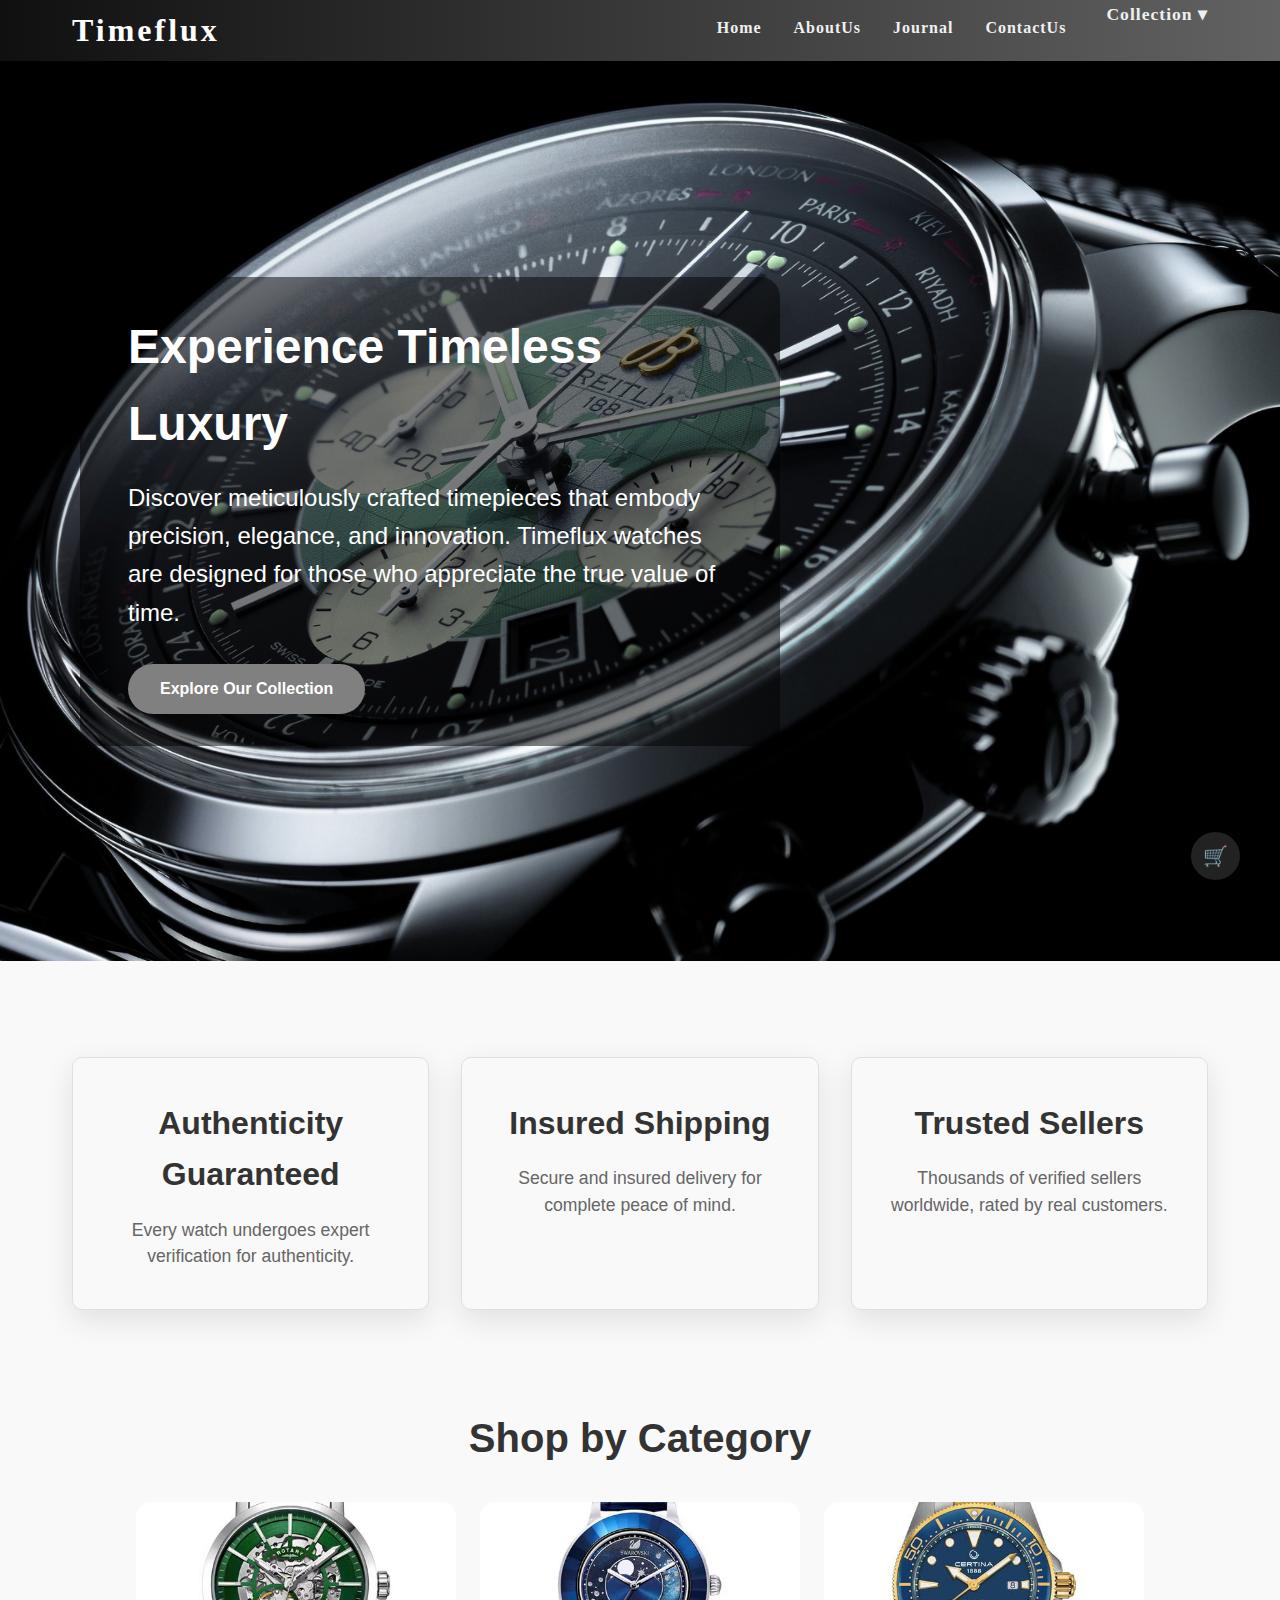
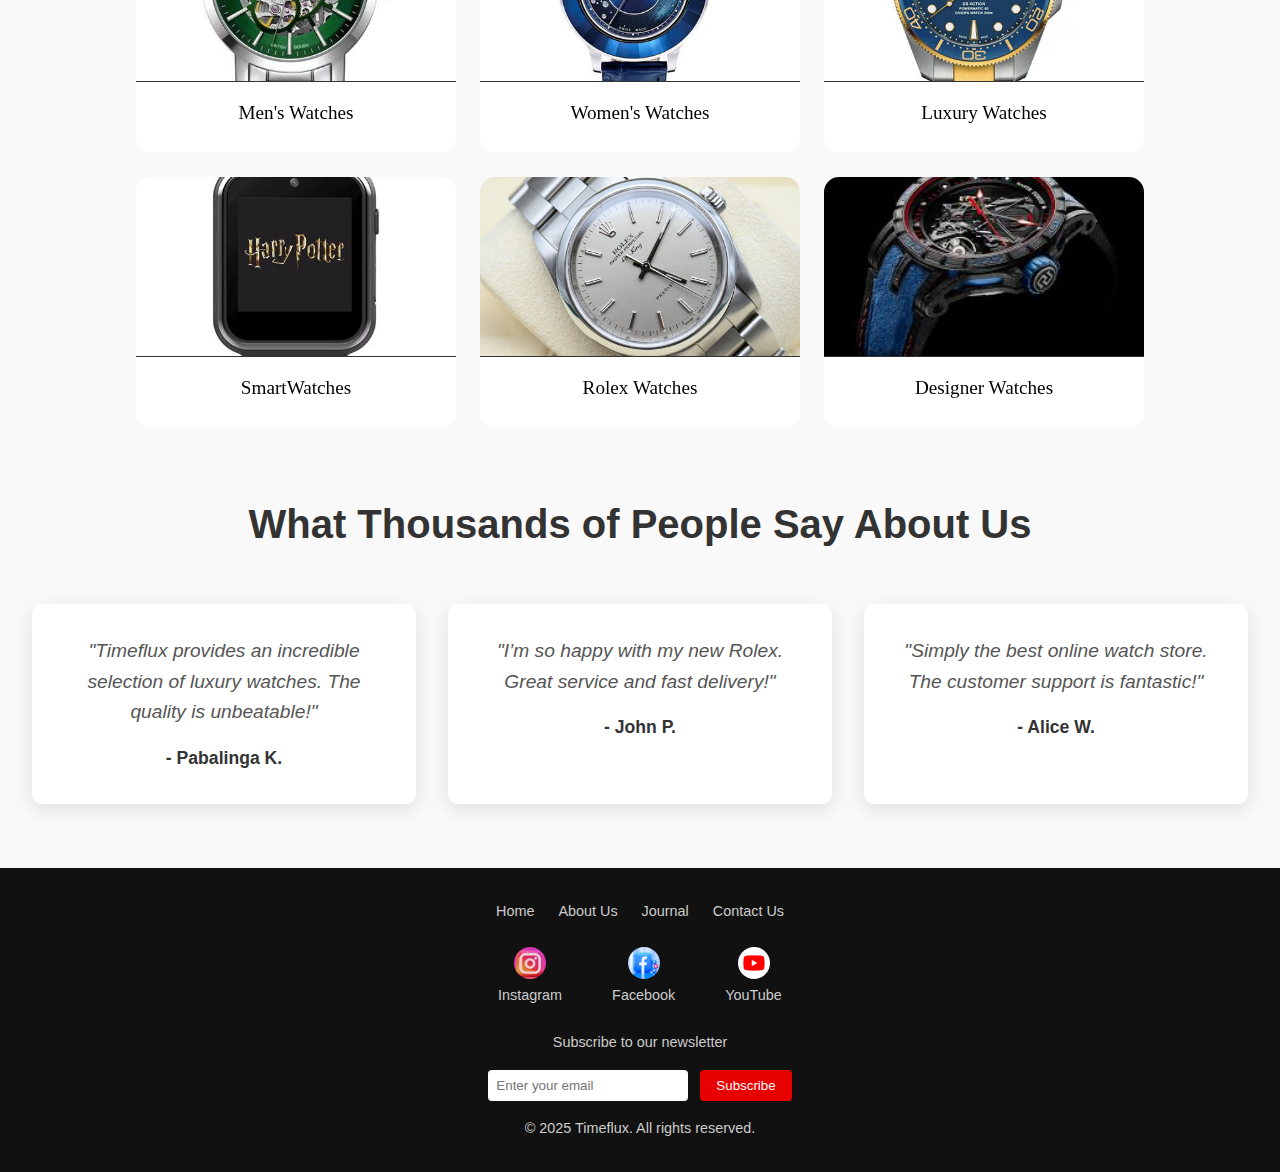
<file: index.html>
<!DOCTYPE html>
<html lang="en">

<head>
  <meta charset="UTF-8" />
  <meta name="viewport" content="width=device-width, initial-scale=1.0" />
  <title>Timeflux | Home</title>
  <link rel="stylesheet" href="Style.css" />
</head>

<body>
  <header class="animate-fade">
    <div class="header-inner container">
      <h1>Timeflux</h1>
      <nav>
        <a href="index.html">Home</a>
        <a href="AboutUs.html">AboutUs</a>
        <a href="Journal.html">Journal</a>
        <a href="Contact.html">ContactUs</a>

        <div class="dropdown">
          <a href="#" class="dropbtn">Collection ▾</a>
          <div class="dropdown-content">
            <a href="menswatches.html">Men's Watches</a>
            <a href="womenwatches.html">Women's Watches</a>
            <a href="luxurywatches.html">Luxury Collection</a>
            <a href="smartwatches.html">SmartWatch Collection</a>
            <a href="rolex.html">Rolex Collection</a>
            <a href="Designerwatches.html">Designerwatches Collection</a>
          </div>
        </div>
      </nav>
    </div>
  </header>
  
  <section class="hero">
    <div class="slide slide1 active"></div>
    <div class="slide slide2"></div>
    <div class="slide slide3"></div>
    <div class="slide slide4"></div>
    <div class="slide slide5"></div>
  
    <div class="hero-content">
      <h2>Experience Timeless Luxury</h2>
      <p>Discover meticulously crafted timepieces that embody precision, elegance, and innovation. Timeflux watches are designed for those who appreciate the true value of time.</p>
      <a href="Collection.html" class="button">Explore Our Collection</a>
    </div>
  </section>

  <section class="trust-section">
    <div class="trust-container">
      <h4 class="trust-header">Authenticity Guaranteed</h4>
      <p>Every watch undergoes expert verification for authenticity.</p>
    </div>
    <div class="trust-container">
      <h4 class="trust-header">Insured Shipping</h4>
      <p>Secure and insured delivery for complete peace of mind.</p>
    </div>
    <div class="trust-container">
      <h4 class="trust-header">Trusted Sellers</h4>
      <p>Thousands of verified sellers worldwide, rated by real customers.</p>
    </div>
  </section>
  
  <!-- Categories -->
  <section class="category-section animate-fadeUp">
    <div class="container">
      <h3>Shop by Category</h3>
      <div class="categories">
        <a href="menswatches.html" class="category">
          <img src="images/menwatches/Rotary Greenwich Automatic Watch.avif" alt="Elegant Men's Watch">
          <h4>Men's Watches</h4>
        </a>
        <a href="womenwatches.html" class="category">
          <img src="images/womenwatches/Swarovski Lux Moon Stainless Steel FAshion Analogue Watch.avif" alt="Stylish Women's Watch">
          <h4>Women's Watches</h4>
        </a>
        <a href="luxurywatches.html" class="category">
          <img src="images/luxury watches/Certina DS Action Watch.avif" alt="Luxury Designer Watch">
          <h4>Luxury Watches</h4>
        </a>
        <a href="smartwatches.html" class="category">
          <img src="images/smartwatches/Character Potter Smart Touch Watch.avif" alt="SmartWatch">
          <h4>SmartWatches</h4>
        </a>
        <a href="rolex.html" class="category">
          <img src="images/rolex/Rolex Air-King.jpg" alt="Rolex Watches">
          <h4>Rolex Watches</h4>
        </a>
        <a href="Designerwatches.html" class="category">
          <img src="images/Designerwatches/designer.jpg" alt="Designer Watches">
          <h4>Designer Watches</h4>
        </a>
      </div>
    </div>
  </section>

  <!-- Testimonials -->
  <section class="testimonials">
    <h2 class="section-header">What Thousands of People Say About Us</h2>
    <div class="testimonial-grid">
      <div class="testimonial-item">
        <p class="testimonial-text">"Timeflux provides an incredible selection of luxury watches. The quality is unbeatable!"</p>
        <p class="testimonial-author">- Pabalinga K.</p>

      </div>
      <div class="testimonial-item">
        <p class="testimonial-text">"I’m so happy with my new Rolex. Great service and fast delivery!"</p>
        <p class="testimonial-author">- John P.</p>
      </div>
      <div class="testimonial-item">
        <p class="testimonial-text">"Simply the best online watch store. The customer support is fantastic!"</p>
        <p class="testimonial-author">- Alice W.</p>
      </div>
    </div>
  </section>
  
  
  <!-- Footer -->
  <footer class="footer animate-fade">
    <div class="footer-links">
      <a href="Index.html">Home</a>
      <a href="AboutUs.html">About Us</a>
      <a href="Journal.html">Journal</a>
      <a href="Contact.html">Contact Us</a>
    </div>
  
    <div class="social-icons">
      <a href="https://www.instagram.com" target="_blank" class="social-link">
        <img src="images/instagram.jpg" alt="Instagram">
        <span>Instagram</span>
      </a>
      <a href="https://www.facebook.com" target="_blank" class="social-link">
        <img src="images/facebook.jpg" alt="Facebook">
        <span>Facebook</span>
      </a>
      <a href="https://www.youtube.com" target="_blank" class="social-link">
        <img src="images/youtube.png" alt="YouTube">
        <span>YouTube</span>
      </a>
    </div>
    
    <div class="newsletter">
      <p>Subscribe to our newsletter</p>
      <form>
        <input type="email" placeholder="Enter your email" />
        <button type="submit">Subscribe</button>
      </form>
    </div>
  
    <p style="margin-top: 1rem;">&copy; 2025 Timeflux. All rights reserved.</p>
  </footer>
  
<div id="cart-sidebar" class="cart-sidebar">
       <div class="cart-header">
          <h3>Your Cart</h3>
          <button id="close-cart">&times;</button>
       </div>
       <div id="cart-items" class="cart-items"></div>
         <div class="cart-total">
         <strong>Total: $<span id="cart-total">0</span></strong>
      </div>
    </div>

    <!-- Cart open button -->
    <button id="open-cart" class="cart-toggle-btn">🛒</button>

  <script src="script.js"></script>
  
</body>

</html>
</file>
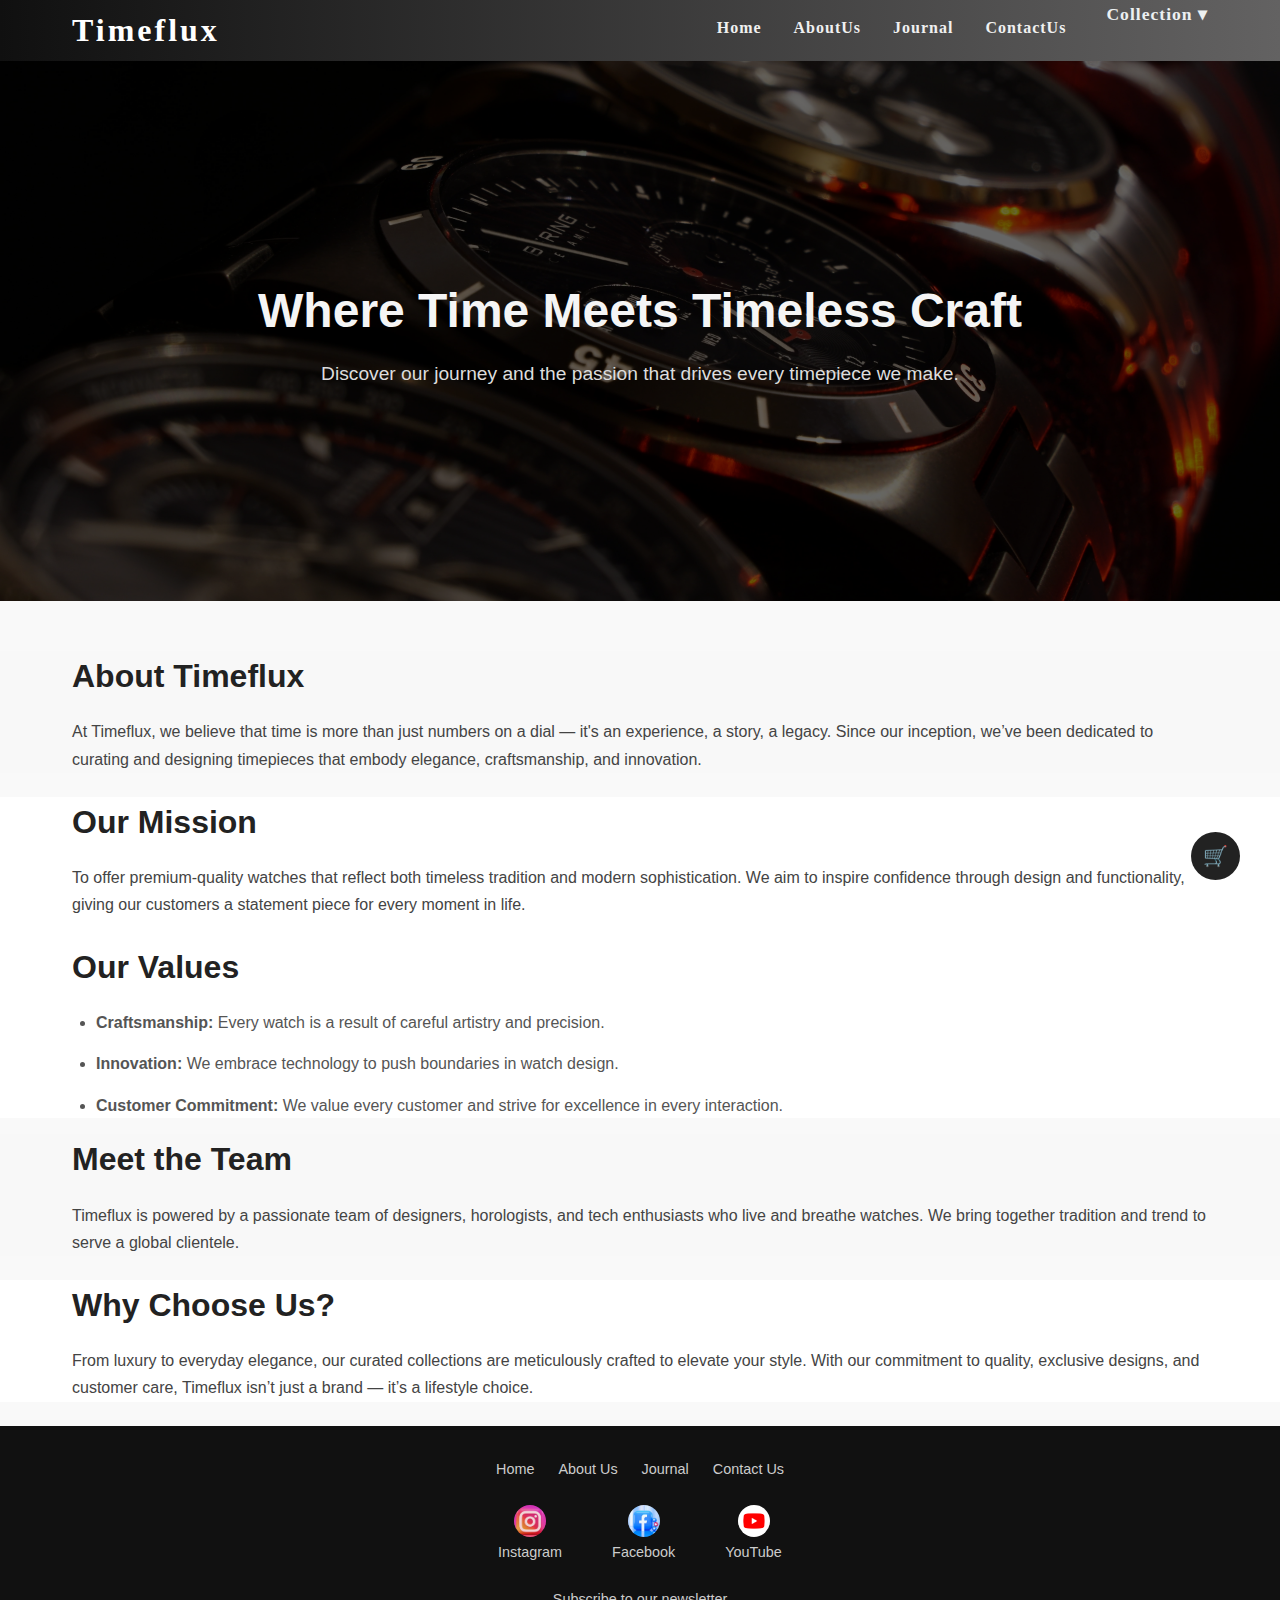
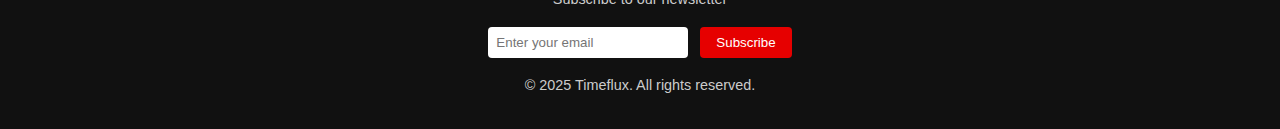
<file: AboutUs.html>
<!DOCTYPE html>
<html lang="en">

<head>
  <meta charset="UTF-8" />
  <meta name="viewport" content="width=device-width, initial-scale=1.0" />
  <title>Timeflux | About Us</title>
  <link rel="stylesheet" href="Style.css" />
</head>

<body>
  <header class="animate-fade">
    <div class="header-inner container">
      <h1>Timeflux</h1>
      <nav>
        <a href="index.html">Home</a>
        <a href="AboutUs.html" class="active">AboutUs</a>
        <a href="Journal.html">Journal</a>
        <a href="Contact.html">ContactUs</a>

        <div class="dropdown">
          <a href="#" class="dropbtn">Collection ▾</a>
          <div class="dropdown-content">
            <a href="menswatches.html">Men's Watches</a>
            <a href="womenwatches.html">Women's Watches</a>
            <a href="luxurywatches.html">Luxury Collection</a>
            <a href="smartwatches.html">SmartWatch Collection</a>
            <a href="rolex.html">Rolex Collection</a>
            <a href="Designerwatches.html">Designerwatches Collection</a>
          </div>
        </div>
      </nav>
    </div>
  </header>
     <section class="hero-AboutUs">
        <h2>Where Time Meets Timeless Craft</h2>
        <p>Discover our journey and the passion that drives every timepiece we make.</p>
    </section>

  <section class="about-hero animate-fadeUp">
    <div class="container">
      <h2>About Timeflux</h2>
      <p>At Timeflux, we believe that time is more than just numbers on a dial — it's an experience, a story, a legacy. Since our inception, we’ve been dedicated to curating and designing timepieces that embody elegance, craftsmanship, and innovation.</p>
    </div>
  </section>

  <section class="mission-values animate-fade">
    <div class="container">
      <h3>Our Mission</h3>
      <p>To offer premium-quality watches that reflect both timeless tradition and modern sophistication. We aim to inspire confidence through design and functionality, giving our customers a statement piece for every moment in life.</p>

      <h3>Our Values</h3>
      <ul>
        <li><strong>Craftsmanship:</strong> Every watch is a result of careful artistry and precision.</li>
        <li><strong>Innovation:</strong> We embrace technology to push boundaries in watch design.</li>
        <li><strong>Customer Commitment:</strong> We value every customer and strive for excellence in every interaction.</li>
      </ul>
    </div>
  </section>

  <section class="team-section animate-fadeUp">
    <div class="container">
      <h3>Meet the Team</h3>
      <p>Timeflux is powered by a passionate team of designers, horologists, and tech enthusiasts who live and breathe watches. We bring together tradition and trend to serve a global clientele.</p>
      <!-- You can add team member cards here if needed -->
    </div>
  </section>

  <section class="why-choose-us animate-fade">
    <div class="container">
      <h3>Why Choose Us?</h3>
      <p>From luxury to everyday elegance, our curated collections are meticulously crafted to elevate your style. With our commitment to quality, exclusive designs, and customer care, Timeflux isn’t just a brand — it’s a lifestyle choice.</p>
    </div>
  </section>

  <!-- Footer -->
  <footer class="footer animate-fade">
    <div class="footer-links">
      <a href="Index.html">Home</a>
      <a href="AboutUs.html">About Us</a>
      <a href="Journal.html">Journal</a>
      <a href="Contact.html">Contact Us</a>
    </div>
  
    <div class="social-icons">
      <a href="https://www.instagram.com" target="_blank" class="social-link">
        <img src="images/instagram.jpg" alt="Instagram">
        <span>Instagram</span>
      </a>
      <a href="https://www.facebook.com" target="_blank" class="social-link">
        <img src="images/facebook.jpg" alt="Facebook">
        <span>Facebook</span>
      </a>
      <a href="https://www.youtube.com" target="_blank" class="social-link">
        <img src="images/youtube.png" alt="YouTube">
        <span>YouTube</span>
      </a>
    </div>
    
    <div class="newsletter">
      <p>Subscribe to our newsletter</p>
      <form>
        <input type="email" placeholder="Enter your email" />
        <button type="submit">Subscribe</button>
      </form>
    </div>
  
    <p style="margin-top: 1rem;">&copy; 2025 Timeflux. All rights reserved.</p>
  </footer>
  <div id="cart-sidebar" class="cart-sidebar">
       <div class="cart-header">
          <h3>Your Cart</h3>
          <button id="close-cart">&times;</button>
       </div>
       <div id="cart-items" class="cart-items"></div>
         <div class="cart-total">
         <strong>Total: $<span id="cart-total">0</span></strong>
      </div>
    </div>

    <!-- Cart open button -->
    <button id="open-cart" class="cart-toggle-btn">🛒</button>

  <script src="script.js"></script>
  

</body>

</html>
</file>
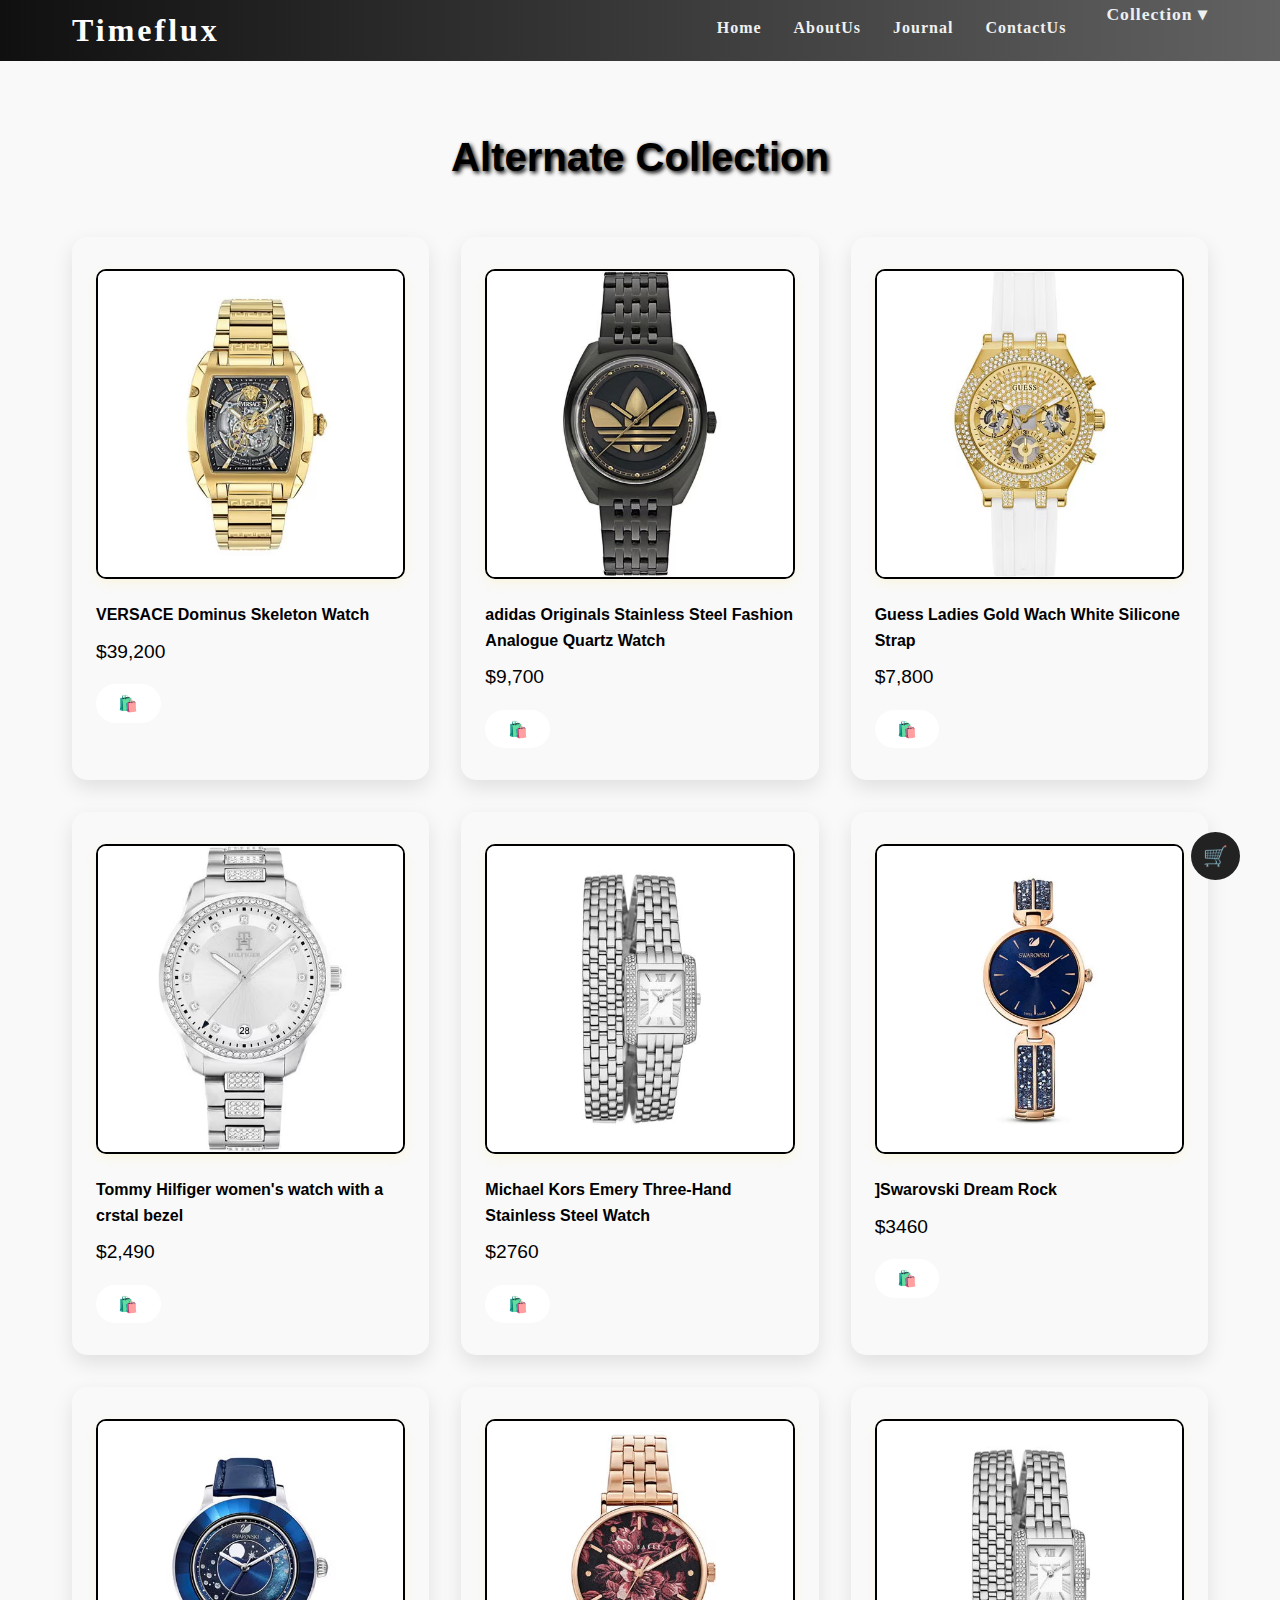
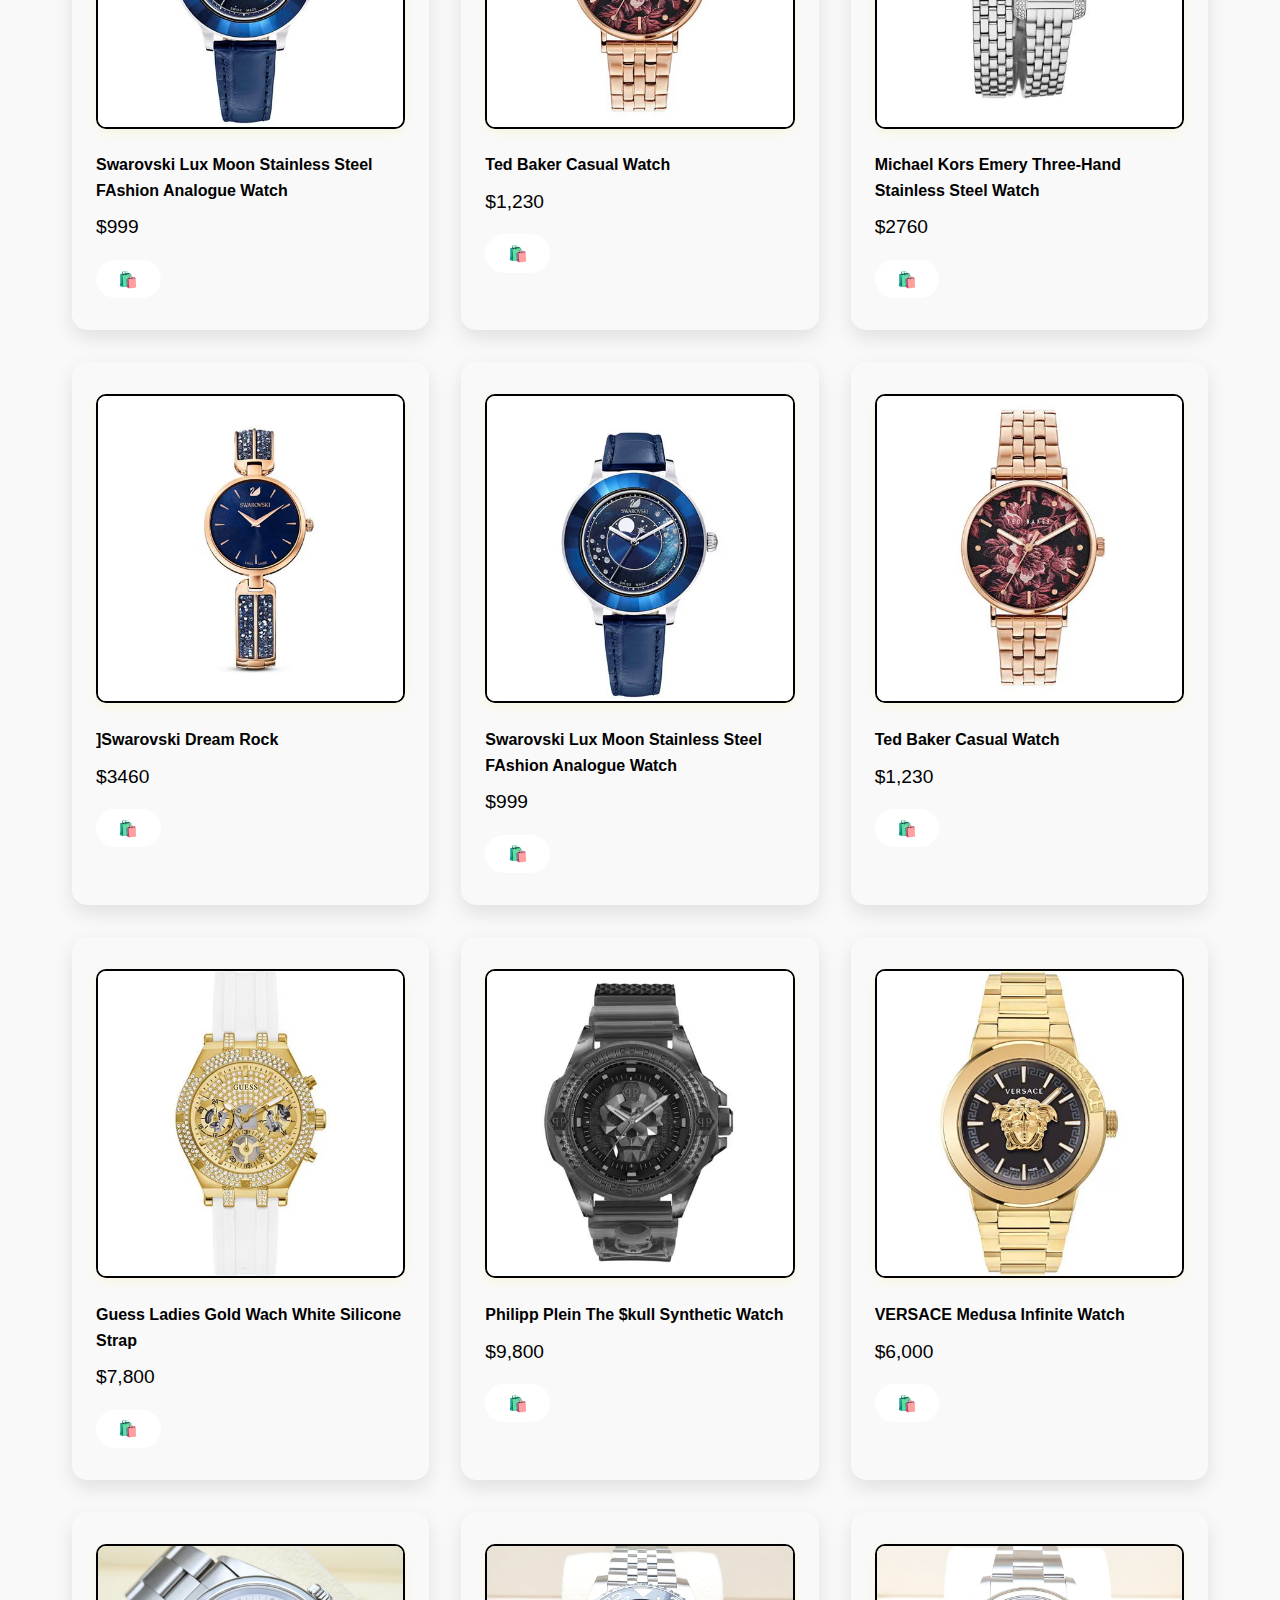
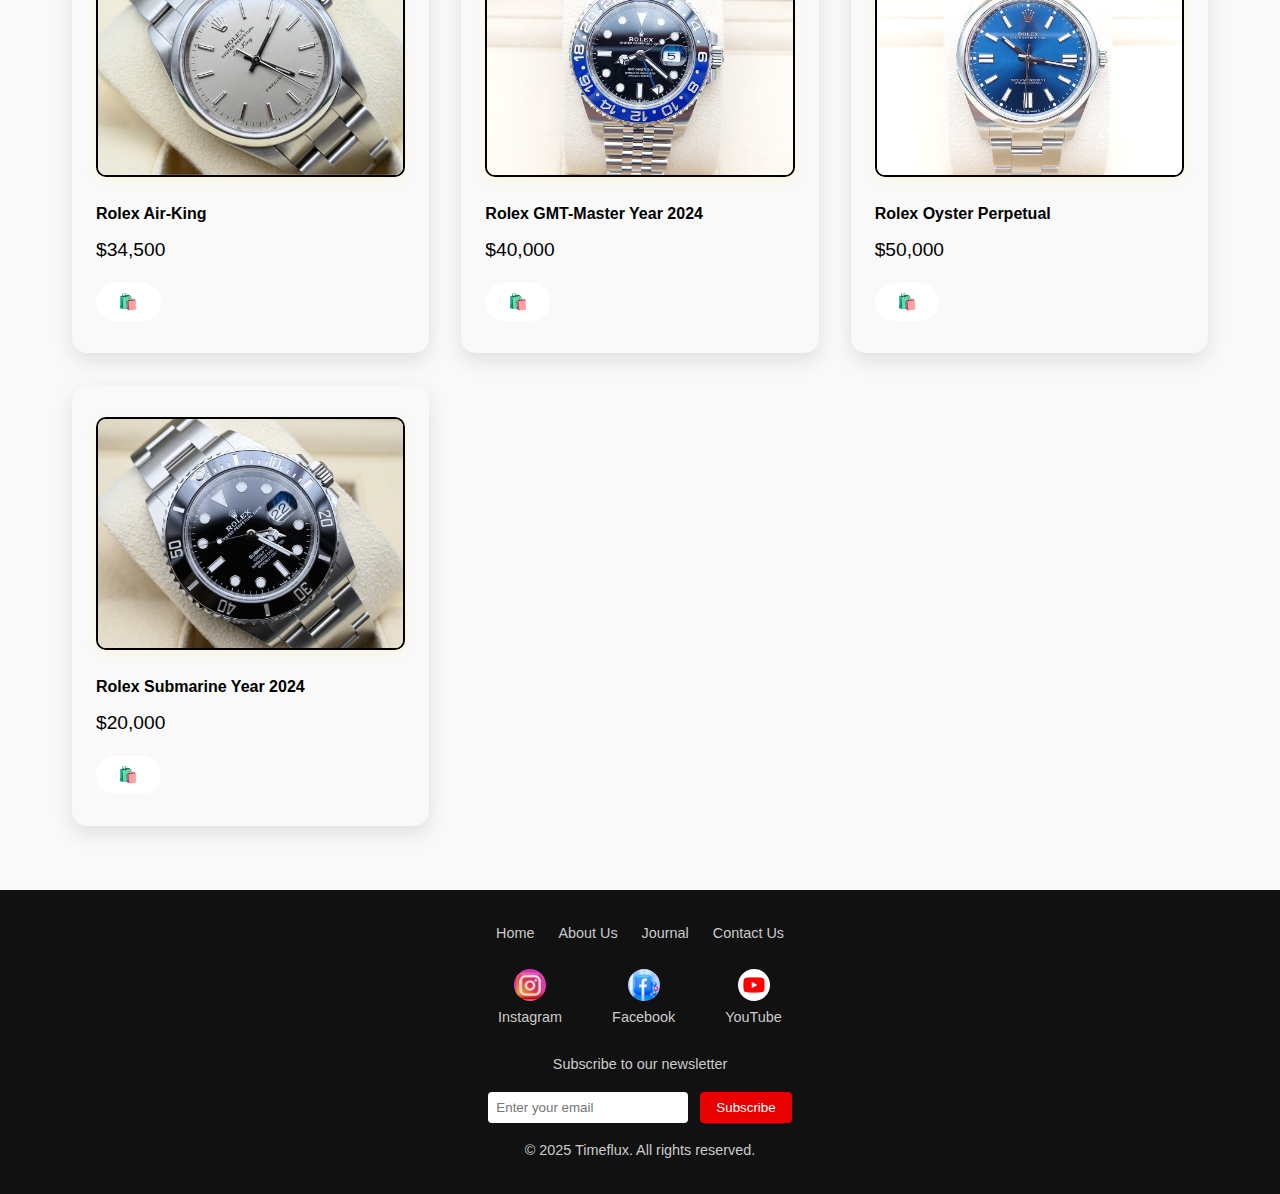
<file: Collection.html>
<!DOCTYPE html>
<html lang="en">

<head>
  <meta charset="UTF-8" />
  <meta name="viewport" content="width=device-width, initial-scale=1.0" />
  <title>Collection | Timeflux</title>
  <link rel="stylesheet" href="Style.css" />
</head>

<body>
  <header class="animate-fade">
    <div class="header-inner container">
      <h1>Timeflux</h1>
      <nav>
        <a href="index.html">Home</a>
        <a href="AboutUs.html">AboutUs</a> 
        <a href="Journal.html">Journal</a>
        <a href="Contact.html">ContactUs</a>

        <div class="dropdown">
          <a href="#" class="dropbtn">Collection ▾</a>
          <div class="dropdown-content">
            <a href="menswatches.html">Men's Watches</a>
            <a href="womenwatches.html">Women's Watches</a>
            <a href="luxurywatches.html">Luxury Collection</a>
            <a href="smartwatches.html">SmartWatch Collection</a>
            <a href="rolex.html">Rolex Collection</a>
            <a href="Designerwatches.html">Designerwatches Collection</a>
          </div>
        </div>
      </nav>
    </div>
  </header>
  <section class="gallery-page">
    <div class="container">
      <h2>Alternate Collection</h2>
      <div class="gallery-grid">

        <div class="watch-item">
          <img src="images/menwatches/VERSACE Dominus Skeleton Watch.avif" alt="VERSACE Dominus Skeleton Watch" />
          <h4>VERSACE Dominus Skeleton Watch</h4>
          <p class="price">$39,200</p>
          <button class="add-to-cart" data-name="VERSACE Dominus Skeleton Watch" data-price="39200">🛍️</button>
        </div>

        <div class="watch-item">
          <img src="images/Designerwatches/adidas Originals Stainless Steel Fashion Analogue Quartz Watch.avif" alt="adidas Originals Stainless Steel Fashion Analogue Quartz Watch" />
          <h4>adidas Originals Stainless Steel Fashion Analogue Quartz Watch</h4>
          <p class="price">$9,700</p>
          <button class="add-to-cart" data-name="adidas Originals Stainless Steel Fashion Analogue Quartz Watch" data-price="9700">🛍️</button>
        </div>

        <div class="watch-item">
          <img src="images/Designerwatches/Guess Ladies Gold Wach White Silicone Strap.avif" alt="Guess Ladies Gold Wach White Silicone Strap" />
          <h4>Guess Ladies Gold Wach White Silicone Strap</h4>
          <p class="price">$7,800</p>
          <button class="add-to-cart" data-name="Guess Ladies Gold Wach White Silicone Strap" data-price="7800">🛍️</button>
        </div>

        <div class="watch-item">
          <img src="images/womenwatches/Tommy Hilfiger women's watch with a crstal bezel.avif" alt="Tommy Hilfiger women's watch with a crstal bezel" />
          <h4>Tommy Hilfiger women's watch with a crstal bezel</h4>
          <p class="price">$2,490</p>
          <button class="add-to-cart" data-name="Tommy Hilfiger women's watch with a crstal bezel" data-price="2490">🛍️</button>
        </div>

        

        <div class="watch-item">
          <img src="images/womenwatches/Michael Kors Emery Three-Hand Stainless Steel Watch.avif" alt="Michael Kors Emery Three-Hand Stainless Steel Watch" />
          <h4>Michael Kors Emery Three-Hand Stainless Steel Watch</h4>
          <p class="price">$2760</p>
          <button class="add-to-cart" data-name="Michael Kors Emery Three-Hand Stainless Steel Watch" data-price="2760">🛍️</button>
        </div>

        <div class="watch-item">
          <img src="images/womenwatches/Swarovski Dream Rock.avif" alt="Swarovski Dream Rock" />
          <h4>]Swarovski Dream Rock</h4>
          <p class="price">$3460</p>
          <button class="add-to-cart" data-name="Swarovski Dream Rock" data-price="3460">🛍️</button>
        </div>

        <div class="watch-item">
          <img src="images/womenwatches/Swarovski Lux Moon Stainless Steel FAshion Analogue Watch.avif" alt="Swarovski Lux Moon Stainless Steel FAshion Analogue Watch" />
          <h4>Swarovski Lux Moon Stainless Steel FAshion Analogue Watch</h4>
          <p class="price">$999</p>
          <button class="add-to-cart" data-name="Swarovski Lux Moon Stainless Steel FAshion Analogue Watch" data-price="999">🛍️</button>
        </div>

        <div class="watch-item">
          <img src="images/womenwatches/Ted Baker Casual Watch.avif" alt="Ted Baker Casual Watch" />
          <h4>Ted Baker Casual Watch</h4>
          <p class="price">$1,230</p>
          <button class="add-to-cart" data-name="Ted Baker Casual Watch" data-price="1230">🛍️</button>
        </div>

        
        <div class="watch-item">
          <img src="images/womenwatches/Michael Kors Emery Three-Hand Stainless Steel Watch.avif" alt="Michael Kors Emery Three-Hand Stainless Steel Watch" />
          <h4>Michael Kors Emery Three-Hand Stainless Steel Watch</h4>
          <p class="price">$2760</p>
          <button class="add-to-cart" data-name="Michael Kors Emery Three-Hand Stainless Steel Watch" data-price="2760">🛍️</button>
        </div>

        <div class="watch-item">
          <img src="images/womenwatches/Swarovski Dream Rock.avif" alt="Swarovski Dream Rock" />
          <h4>]Swarovski Dream Rock</h4>
          <p class="price">$3460</p>
          <button class="add-to-cart" data-name="Swarovski Dream Rock" data-price="3460">🛍️</button>
        </div>

        <div class="watch-item">
          <img src="images/womenwatches/Swarovski Lux Moon Stainless Steel FAshion Analogue Watch.avif" alt="Swarovski Lux Moon Stainless Steel FAshion Analogue Watch" />
          <h4>Swarovski Lux Moon Stainless Steel FAshion Analogue Watch</h4>
          <p class="price">$999</p>
          <button class="add-to-cart" data-name="Swarovski Lux Moon Stainless Steel FAshion Analogue Watch" data-price="999">🛍️</button>
        </div>

        <div class="watch-item">
          <img src="images/womenwatches/Ted Baker Casual Watch.avif" alt="Ted Baker Casual Watch" />
          <h4>Ted Baker Casual Watch</h4>
          <p class="price">$1,230</p>
          <button class="add-to-cart" data-name="Ted Baker Casual Watch" data-price="1230">🛍️</button>
        </div>

        <div class="watch-item">
          <img src="images/Designerwatches/Guess Ladies Gold Wach White Silicone Strap.avif" alt="Guess Ladies Gold Wach White Silicone Strap" />
          <h4>Guess Ladies Gold Wach White Silicone Strap</h4>
          <p class="price">$7,800</p>
          <button class="add-to-cart" data-name="Guess Ladies Gold Wach White Silicone Strap" data-price="7800">🛍️</button>
        </div>

        <div class="watch-item">
          <img src="images/Designerwatches/Philipp Plein The $kull Synthetic Watch.avif" alt="Philipp Plein The $kull Synthetic Watch" />
          <h4>Philipp Plein The $kull Synthetic Watch</h4>
          <p class="price">$9,800</p>
          <button class="add-to-cart" data-name="Philipp Plein The $kull Synthetic Watch" data-price="9800">🛍️</button>
        </div>

        <div class="watch-item">
          <img src="images/Designerwatches/VERSACE Medusa Infinite Watch.avif" alt="VERSACE Medusa Infinite Watch" />
          <h4>VERSACE Medusa Infinite Watch</h4>
          <p class="price">$6,000</p>
          <button class="add-to-cart" data-name="VERSACE Medusa Infinite Watch" data-price="6000">🛍️</button>
        </div>

        <div class="watch-item">
          <img src="images/rolex/Rolex Air-King.jpg" alt="Rolex Air-King" />
          <h4>Rolex Air-King</h4>
          <p class="price">$34,500</p>
          <button class="add-to-cart" data-name="Rolex Air-King" data-price="34,500">🛍️</button>
        </div>

        <div class="watch-item">
          <img src="images/rolex/Rolex GMT-Master Year 2024.jpeg" alt="Rolex GMT-Master Year 2024" />
          <h4>Rolex GMT-Master Year 2024</h4>
          <p class="price">$40,000</p>
          <button class="add-to-cart" data-name="Rolex GMT-Master Year 2024" data-price="40000">🛍️</button>
        </div>

        <div class="watch-item">
          <img src="images/rolex/Rolex Oyster Perpetual.jpeg" alt="Rolex Oyster Perpetual" />
          <h4>Rolex Oyster Perpetual</h4>
          <p class="price">$50,000</p>
          <button class="add-to-cart" data-name="Rolex Oyster Perpetual" data-price="45000">🛍️</button>
        </div>

        <div class="watch-item">
          <img src="images/rolex/Rolex Submarine Year 2024.avif" alt="Rolex Submarine Year 2024" />
          <h4>Rolex Submarine Year 2024</h4>
          <p class="price">$20,000</p>
          <button class="add-to-cart" data-name="Rolex Oyster Perpetual" data-price="20000">🛍️</button>
        </div>  
    </div>
  </section>

  <script>

    document.querySelectorAll('.add-to-cart').forEach(button => {
      button.addEventListener('click', () => {
        const name = button.getAttribute('data-name');
        const price = button.getAttribute('data-price');
        alert(`${name} has been added to your cart for $${price}`);
      });
    });
  </script>
    <!-- Footer -->
    <footer class="footer animate-fade">
      <div class="footer-links">
        <a href="Index.html">Home</a>
        <a href="AboutUs.html">About Us</a>
        <a href="Journal.html">Journal</a>
        <a href="Contact.html">Contact Us</a>
      </div>
    
      <div class="social-icons">
        <a href="https://www.instagram.com" target="_blank" class="social-link">
          <img src="images/instagram.jpg" alt="Instagram">
          <span>Instagram</span>
        </a>
        <a href="https://www.facebook.com" target="_blank" class="social-link">
          <img src="images/facebook.jpg" alt="Facebook">
          <span>Facebook</span>
        </a>
        <a href="https://www.youtube.com" target="_blank" class="social-link">
          <img src="images/youtube.png" alt="YouTube">
          <span>YouTube</span>
        </a>
      </div>
      
      <div class="newsletter">
        <p>Subscribe to our newsletter</p>
        <form>
          <input type="email" placeholder="Enter your email" />
          <button type="submit">Subscribe</button>
        </form>
      </div>
    
      <p style="margin-top: 1rem;">&copy; 2025 Timeflux. All rights reserved.</p>
    </footer>
    <div id="cart-sidebar" class="cart-sidebar">
       <div class="cart-header">
          <h3>Your Cart</h3>
          <button id="close-cart">&times;</button>
       </div>
       <div id="cart-items" class="cart-items"></div>
         <div class="cart-total">
         <strong>Total: $<span id="cart-total">0</span></strong>
      </div>
    </div>

    <!-- Cart open button -->
    <button id="open-cart" class="cart-toggle-btn">🛒</button>

  <script src="script.js"></script>
</body>

</html>
</file>
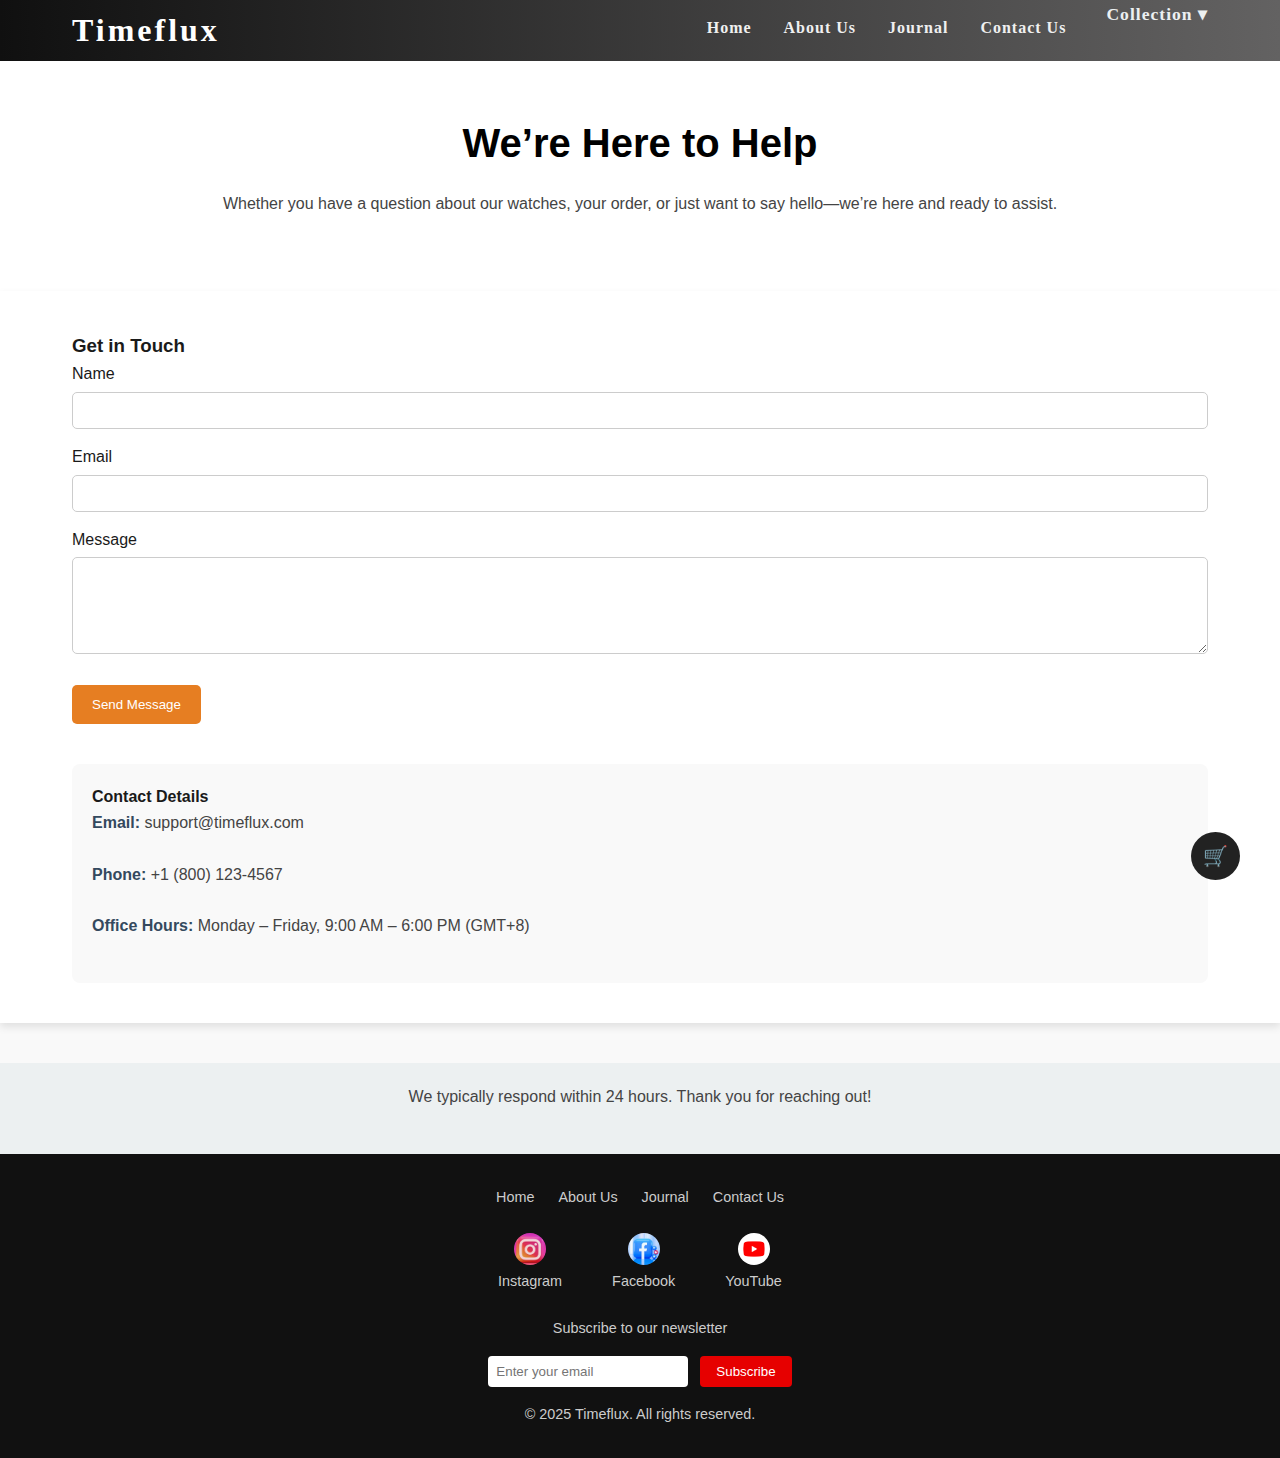
<file: Contact.html>
<!DOCTYPE html>
<html lang="en">

<head>
  <meta charset="UTF-8" />
  <meta name="viewport" content="width=device-width, initial-scale=1.0" />
  <title>Timeflux | Contact Us</title>
  <link rel="stylesheet" href="Style.css" />
</head>

<body>
  <header class="animate-fade">
    <div class="header-inner container">
      <h1>Timeflux</h1>
      <nav>
        <a href="index.html">Home</a>
        <a href="AboutUs.html">About Us</a>
        <a href="Journal.html">Journal</a>
        <a href="Contact.html" class="active">Contact Us</a>
        <div class="dropdown">
          <a href="#" class="dropbtn">Collection ▾</a>
          <div class="dropdown-content">
            <a href="menswatches.html">Men's Watches</a>
            <a href="womenwatches.html">Women's Watches</a>
            <a href="luxurywatches.html">Luxury Collection</a>
            <a href="smartwatches.html">SmartWatch Collection</a>
            <a href="rolex.html">Rolex Collection</a>
            <a href="Designerwatches.html">Designerwatches Collection</a>
          </div>
      </nav>
    </div>
  </header>

  <section class="contact-hero animate-fadeUp">
    <div class="container">
      <h2>We’re Here to Help</h2>
      <p>Whether you have a question about our watches, your order, or just want to say hello—we’re here and ready to assist.</p>
    </div>
  </section>

  <section class="contact-section animate-fade">
    <div class="container">
      <h3>Get in Touch</h3>
      <form class="contact-form">
        <label for="name">Name</label>
        <input type="text" id="name" name="name" required />

        <label for="email">Email</label>
        <input type="email" id="email" name="email" required />

        <label for="message">Message</label>
        <textarea id="message" name="message" rows="5" required></textarea>

        <button type="submit" class="btn">Send Message</button>
      </form>

      <div class="contact-info">
        <h4>Contact Details</h4>
        <p><strong>Email:</strong> support@timeflux.com</p>
        <p><strong>Phone:</strong> +1 (800) 123-4567</p>
        <p><strong>Office Hours:</strong> Monday – Friday, 9:00 AM – 6:00 PM (GMT+8)</p>
      </div>
    </div>
  </section>

  <section class="response-note animate-fadeUp">
    <div class="container">
      <p>We typically respond within 24 hours. Thank you for reaching out!</p>
    </div>
  </section>

  <footer class="footer animate-fade">
    <div class="footer-links">
      <a href="Index.html">Home</a>
      <a href="AboutUs.html">About Us</a>
      <a href="Journal.html">Journal</a>
      <a href="Contact.html">Contact Us</a>
    </div>

    <div class="social-icons">
      <a href="https://www.instagram.com" target="_blank" class="social-link">
        <img src="images/instagram.jpg" alt="Instagram" />
        <span>Instagram</span>
      </a>
      <a href="https://www.facebook.com" target="_blank" class="social-link">
        <img src="images/facebook.jpg" alt="Facebook" />
        <span>Facebook</span>
      </a>
      <a href="https://www.youtube.com" target="_blank" class="social-link">
        <img src="images/youtube.png" alt="YouTube" />
        <span>YouTube</span>
      </a>
    </div>

    <div class="newsletter">
      <p>Subscribe to our newsletter</p>
      <form>
        <input type="email" placeholder="Enter your email" />
        <button type="submit">Subscribe</button>
      </form>
    </div>

    <p style="margin-top: 1rem;">&copy; 2025 Timeflux. All rights reserved.</p>
  </footer>
  <div id="cart-sidebar" class="cart-sidebar">
       <div class="cart-header">
          <h3>Your Cart</h3>
          <button id="close-cart">&times;</button>
       </div>
       <div id="cart-items" class="cart-items"></div>
         <div class="cart-total">
         <strong>Total: $<span id="cart-total">0</span></strong>
      </div>
    </div>

    <!-- Cart open button -->
    <button id="open-cart" class="cart-toggle-btn">🛒</button>

  <script src="script.js"></script>

</body>

</html>
</file>
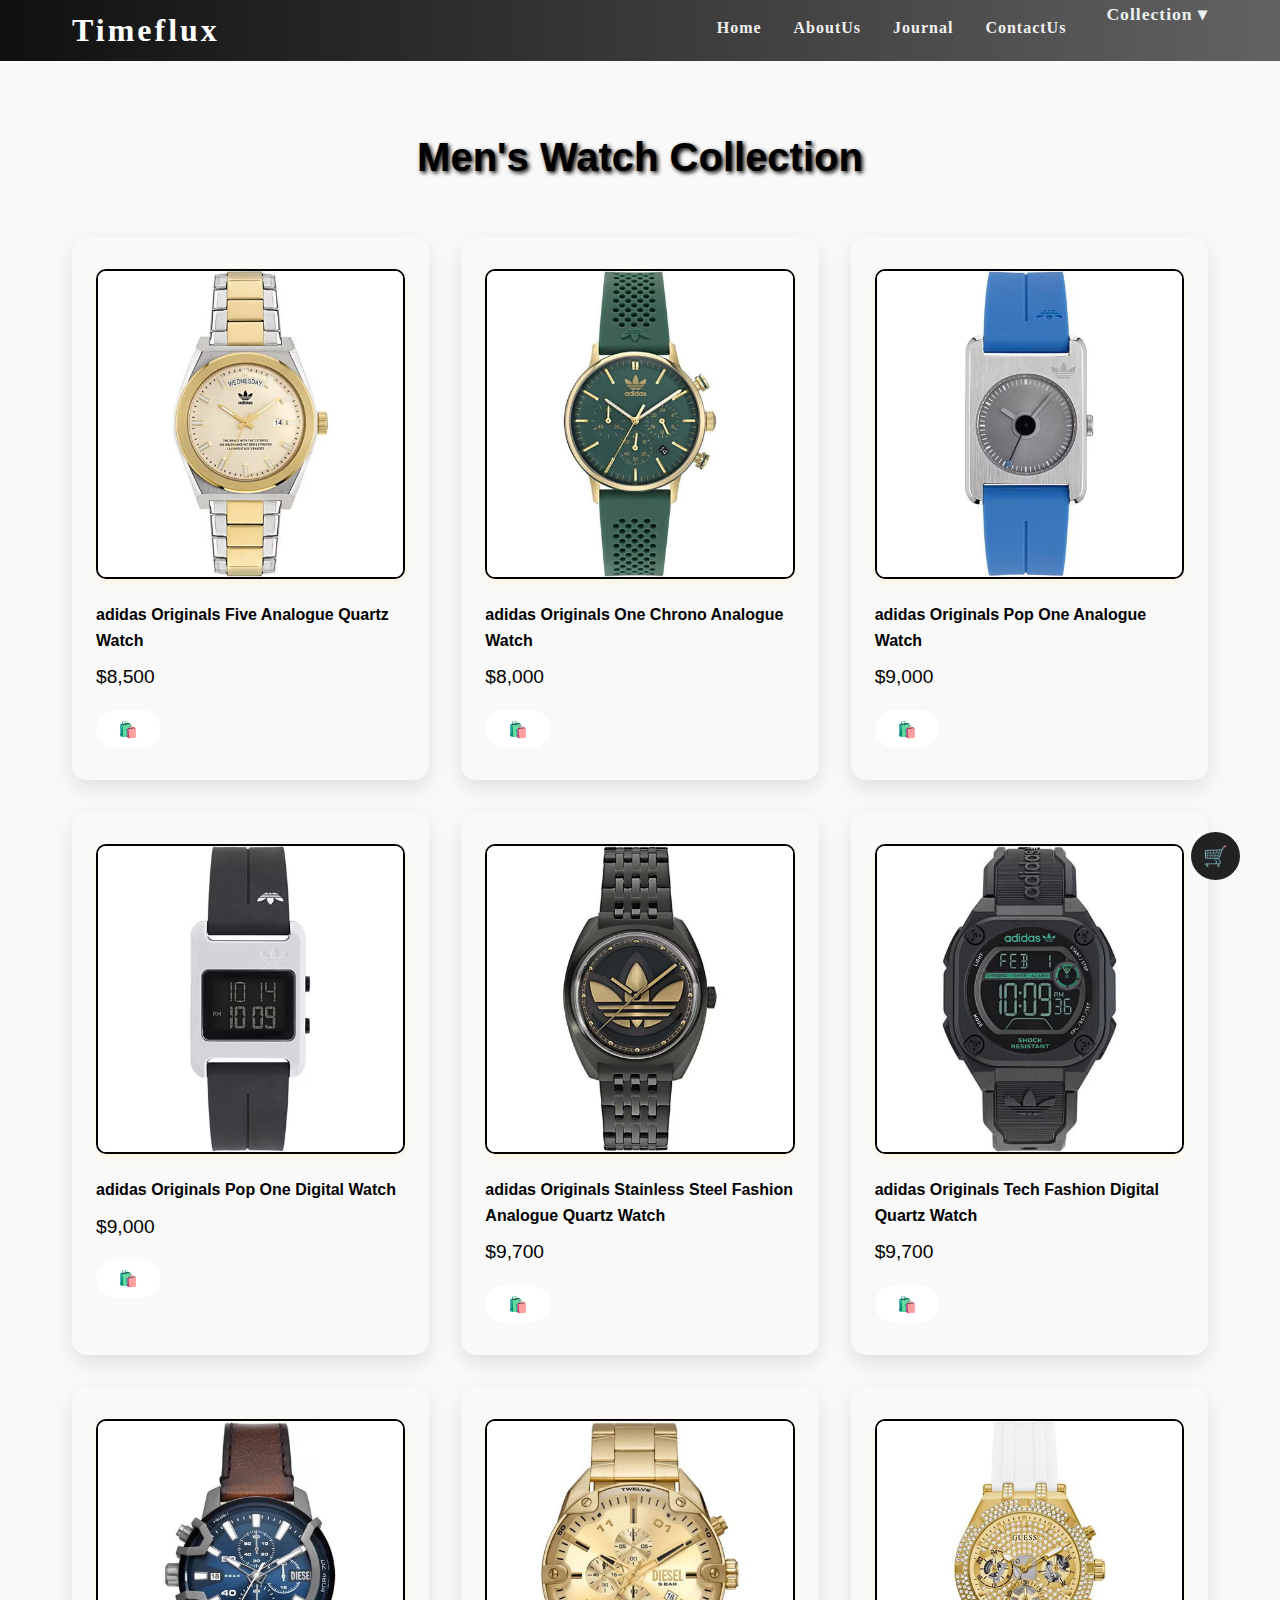
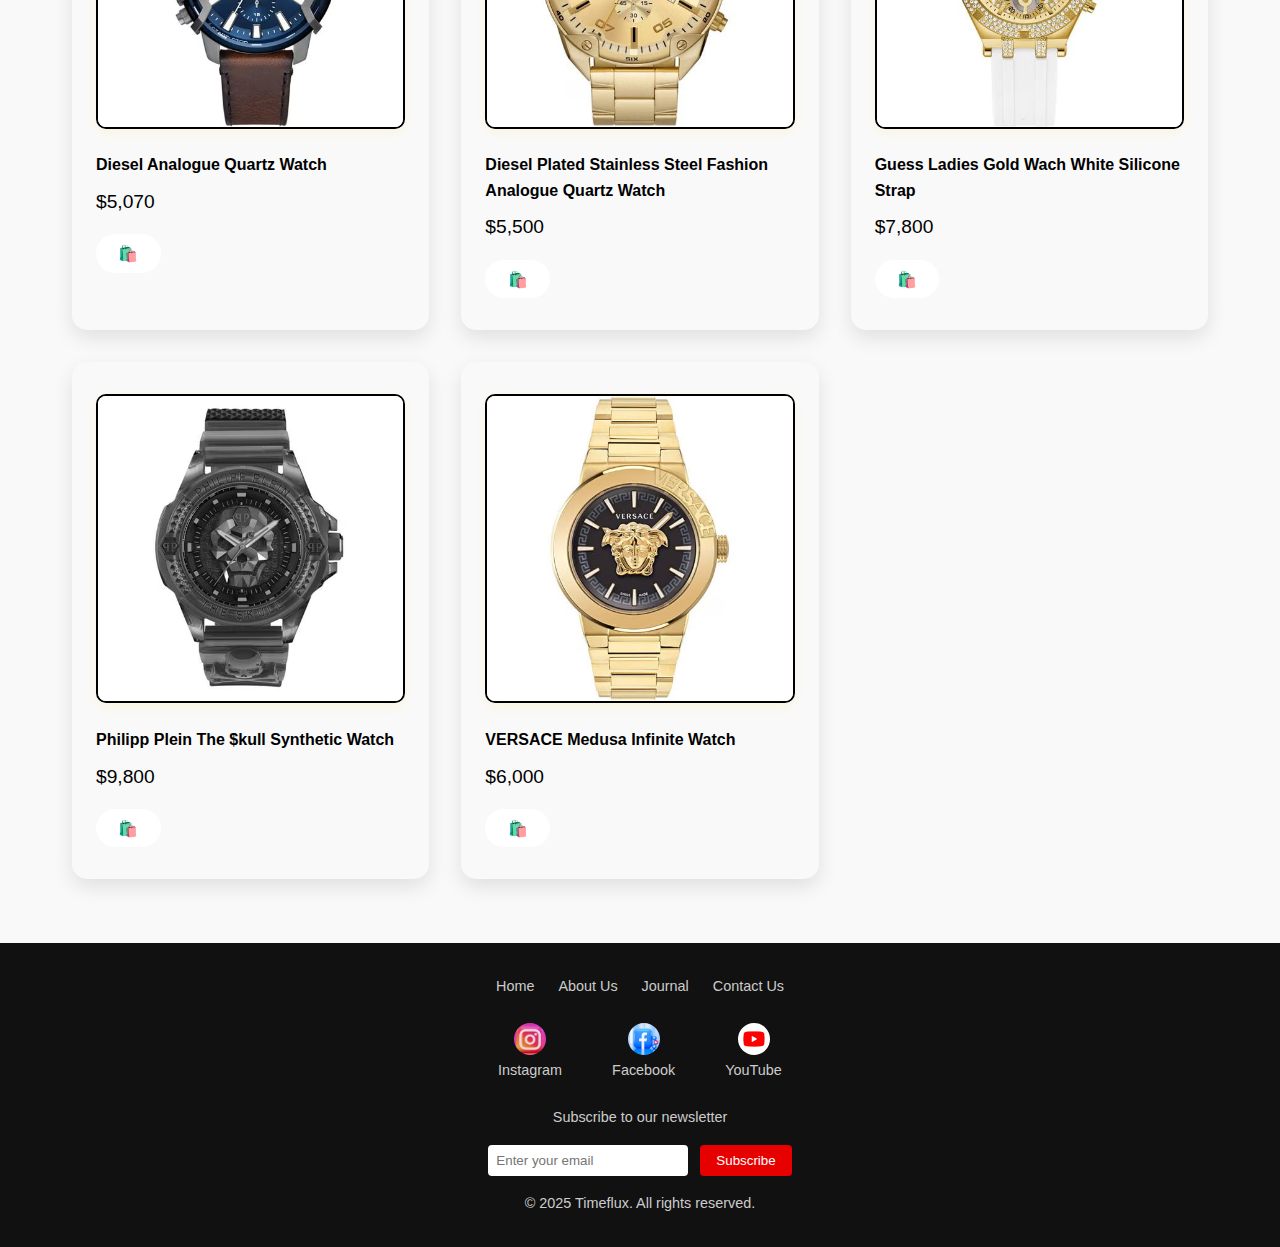
<file: Designerwatches.html>
<!DOCTYPE html>
<html lang="en">

<head>
  <meta charset="UTF-8" />
  <meta name="viewport" content="width=device-width, initial-scale=1.0" />
  <title>Men's Watches | Timeflux</title>
  <link rel="stylesheet" href="Style.css" />
</head>

<body>
  <header class="animate-fade">
    <div class="header-inner container">
      <h1>Timeflux</h1>
      <nav>
        <a href="index.html">Home</a>
        <a href="AboutUs.html">AboutUs</a> 
        <a href="Journal.html">Journal</a>
        <a href="Contact.html">ContactUs</a>

        <div class="dropdown">
          <a href="#" class="dropbtn">Collection ▾</a>
          <div class="dropdown-content">
            <a href="menswatches.html">Men's Watches</a>
            <a href="womenwatches.html">Women's Watches</a>
            <a href="luxurywatches.html">Luxury Collection</a>
            <a href="smartwatches.html">SmartWatch Collection</a>
            <a href="rolex.html">Rolex Collection</a>
            <a href="Designerwatches.html">Designerwatches Collection</a>
          </div>
        </div>
      </nav>
    </div>
  </header>

  <section class="gallery-page">
    <div class="container">
      <h2>Men's Watch Collection</h2>
      <div class="gallery-grid">

        <div class="watch-item">
          <img src="images/Designerwatches/adidas Originals Five Analogue Quartz Watch.avif" alt="adidas Originals Five Analogue Quartz Watch" />
          <h4>adidas Originals Five Analogue Quartz Watch</h4>
          <p class="price">$8,500</p>
          <button class="add-to-cart" data-name="adidas Originals Five Analogue Quartz Watch" data-price="8500">🛍️</button>
        </div>

        <div class="watch-item">
          <img src="images/Designerwatches/adidas Originals One Chrono Analogue Watch.avif" alt="adidas Originals One Chrono Analogue Watch" />
          <h4>adidas Originals One Chrono Analogue Watch</h4>
          <p class="price">$8,000</p>
          <button class="add-to-cart" data-name="adidas Originals One Chrono Analogue Watch" data-price="8000">🛍️</button>
        </div>

        <div class="watch-item">
          <img src="images/Designerwatches/adidas Originals Pop One Analogue Watch.avif" alt="adidas Originals Pop One Analogue Watch" />
          <h4>adidas Originals Pop One Analogue Watch</h4>
          <p class="price">$9,000</p>
          <button class="add-to-cart" data-name="adidas Originals Pop One Analogue Watch" data-price="9000">🛍️</button>
        </div>

        <div class="watch-item">
          <img src="images/Designerwatches/adidas Originals Pop One Digital Watch.avif" alt="adidas Originals Pop One Digital Watch" />
          <h4>adidas Originals Pop One Digital Watch</h4>
          <p class="price">$9,000</p>
          <button class="add-to-cart" data-name="adidas Originals Pop One Digital Watch" data-price="9000">🛍️</button>
        </div>

        <div class="watch-item">
          <img src="images/Designerwatches/adidas Originals Stainless Steel Fashion Analogue Quartz Watch.avif" alt="adidas Originals Stainless Steel Fashion Analogue Quartz Watch" />
          <h4>adidas Originals Stainless Steel Fashion Analogue Quartz Watch</h4>
          <p class="price">$9,700</p>
          <button class="add-to-cart" data-name="adidas Originals Stainless Steel Fashion Analogue Quartz Watch" data-price="9700">🛍️</button>
        </div>

        <div class="watch-item">
          <img src="images/Designerwatches/adidas Originals Tech Fashion Digital Quartz Watch.avif" alt="adidas Originals Tech Fashion Digital Quartz Watch" />
          <h4>adidas Originals Tech Fashion Digital Quartz Watch</h4>
          <p class="price">$9,700</p>
          <button class="add-to-cart" data-name="adidas Originals Tech Fashion Digital Quartz Watch" data-price="9700">🛍️</button>
        </div>

        <div class="watch-item">
          <img src="images/Designerwatches/Diesel Analogue Quartz Watch.avif" alt="Diesel Analogue Quartz Watch" />
          <h4>Diesel Analogue Quartz Watch</h4>
          <p class="price">$5,070</p>
          <button class="add-to-cart" data-name="Diesel Analogue Quartz Watch" data-price="5070">🛍️</button>
        </div>

        <div class="watch-item">
          <img src="images/Designerwatches/Diesel Plated Stainless Steel Fashion Analogue Quartz Watch.avif" alt="Diesel Plated Stainless Steel Fashion Analogue Quartz Watch" />
          <h4>Diesel Plated Stainless Steel Fashion Analogue Quartz Watch</h4>
          <p class="price">$5,500</p>
          <button class="add-to-cart" data-name="Diesel Plated Stainless Steel Fashion Analogue Quartz Watch" data-price="5500">🛍️</button>
        </div>

        
        <div class="watch-item">
          <img src="images/Designerwatches/Guess Ladies Gold Wach White Silicone Strap.avif" alt="Guess Ladies Gold Wach White Silicone Strap" />
          <h4>Guess Ladies Gold Wach White Silicone Strap</h4>
          <p class="price">$7,800</p>
          <button class="add-to-cart" data-name="Guess Ladies Gold Wach White Silicone Strap" data-price="7800">🛍️</button>
        </div>

        <div class="watch-item">
          <img src="images/Designerwatches/Philipp Plein The $kull Synthetic Watch.avif" alt="Philipp Plein The $kull Synthetic Watch" />
          <h4>Philipp Plein The $kull Synthetic Watch</h4>
          <p class="price">$9,800</p>
          <button class="add-to-cart" data-name="Philipp Plein The $kull Synthetic Watch" data-price="9800">🛍️</button>
        </div>

        <div class="watch-item">
          <img src="images/Designerwatches/VERSACE Medusa Infinite Watch.avif" alt="VERSACE Medusa Infinite Watch" />
          <h4>VERSACE Medusa Infinite Watch</h4>
          <p class="price">$6,000</p>
          <button class="add-to-cart" data-name="VERSACE Medusa Infinite Watch" data-price="6000">🛍️</button>
        </div>





      </div>
    </div>
  </section>
<script>

    document.querySelectorAll('.add-to-cart').forEach(button => {
      button.addEventListener('click', () => {
        const name = button.getAttribute('data-name');
        const price = button.getAttribute('data-price');
        alert(`${name} has been added to your cart for $${price}`);
      });
    });
  </script>
  

  <!-- Footer -->
  <footer class="footer animate-fade">
    <div class="footer-links">
      <a href="Index.html">Home</a>
      <a href="AboutUs.html">About Us</a>
      <a href="Journal.html">Journal</a>
      <a href="Contact.html">Contact Us</a>
    </div>
  
    <div class="social-icons">
      <a href="https://www.instagram.com" target="_blank" class="social-link">
        <img src="images/instagram.jpg" alt="Instagram">
        <span>Instagram</span>
      </a>
      <a href="https://www.facebook.com" target="_blank" class="social-link">
        <img src="images/facebook.jpg" alt="Facebook">
        <span>Facebook</span>
      </a>
      <a href="https://www.youtube.com" target="_blank" class="social-link">
        <img src="images/youtube.png" alt="YouTube">
        <span>YouTube</span>
      </a>
    </div>
    
    <div class="newsletter">
      <p>Subscribe to our newsletter</p>
      <form>
        <input type="email" placeholder="Enter your email" />
        <button type="submit">Subscribe</button>
      </form>
    </div>
  
    <p style="margin-top: 1rem;">&copy; 2025 Timeflux. All rights reserved.</p>
  </footer>
  <div id="cart-sidebar" class="cart-sidebar">
       <div class="cart-header">
          <h3>Your Cart</h3>
          <button id="close-cart">&times;</button>
       </div>
       <div id="cart-items" class="cart-items"></div>
         <div class="cart-total">
         <strong>Total: $<span id="cart-total">0</span></strong>
      </div>
    </div>

    <!-- Cart open button -->
    <button id="open-cart" class="cart-toggle-btn">🛒</button>

  <script src="script.js"></script>
  
</body>

</html>
</file>
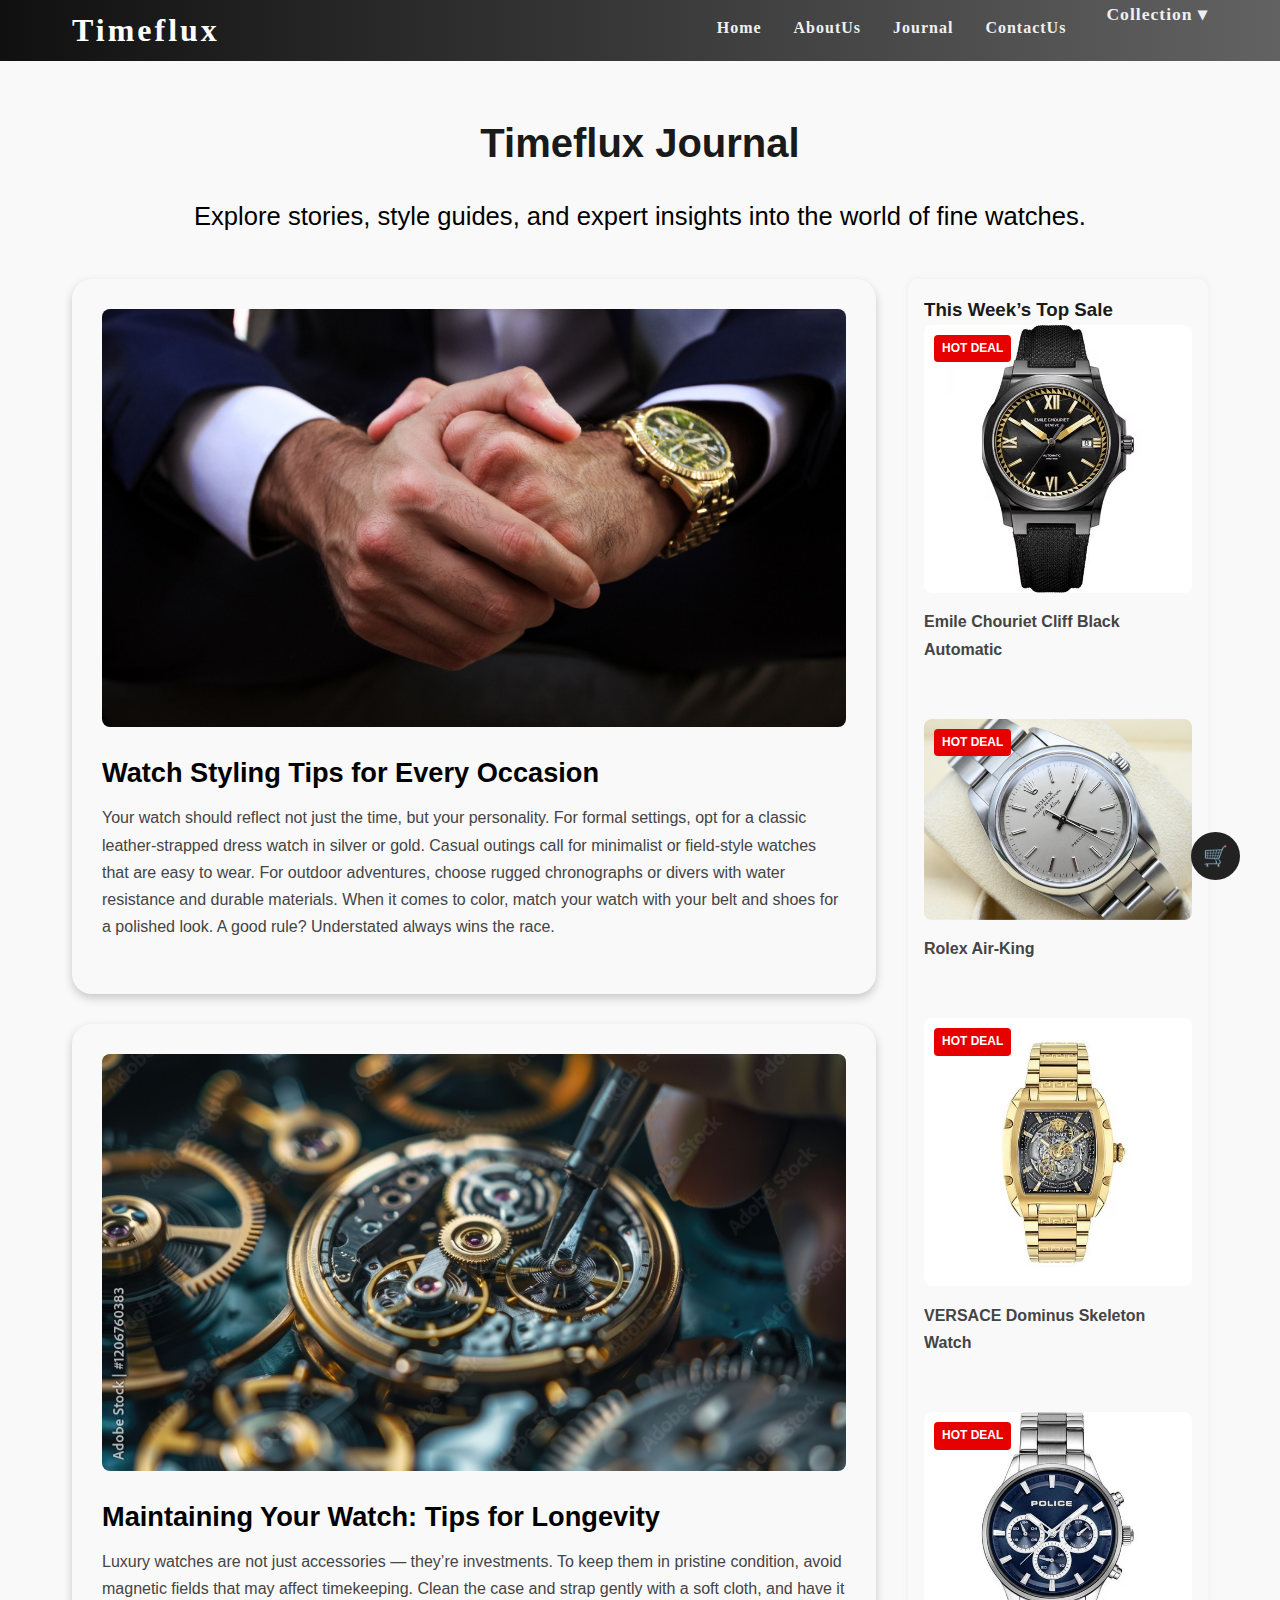
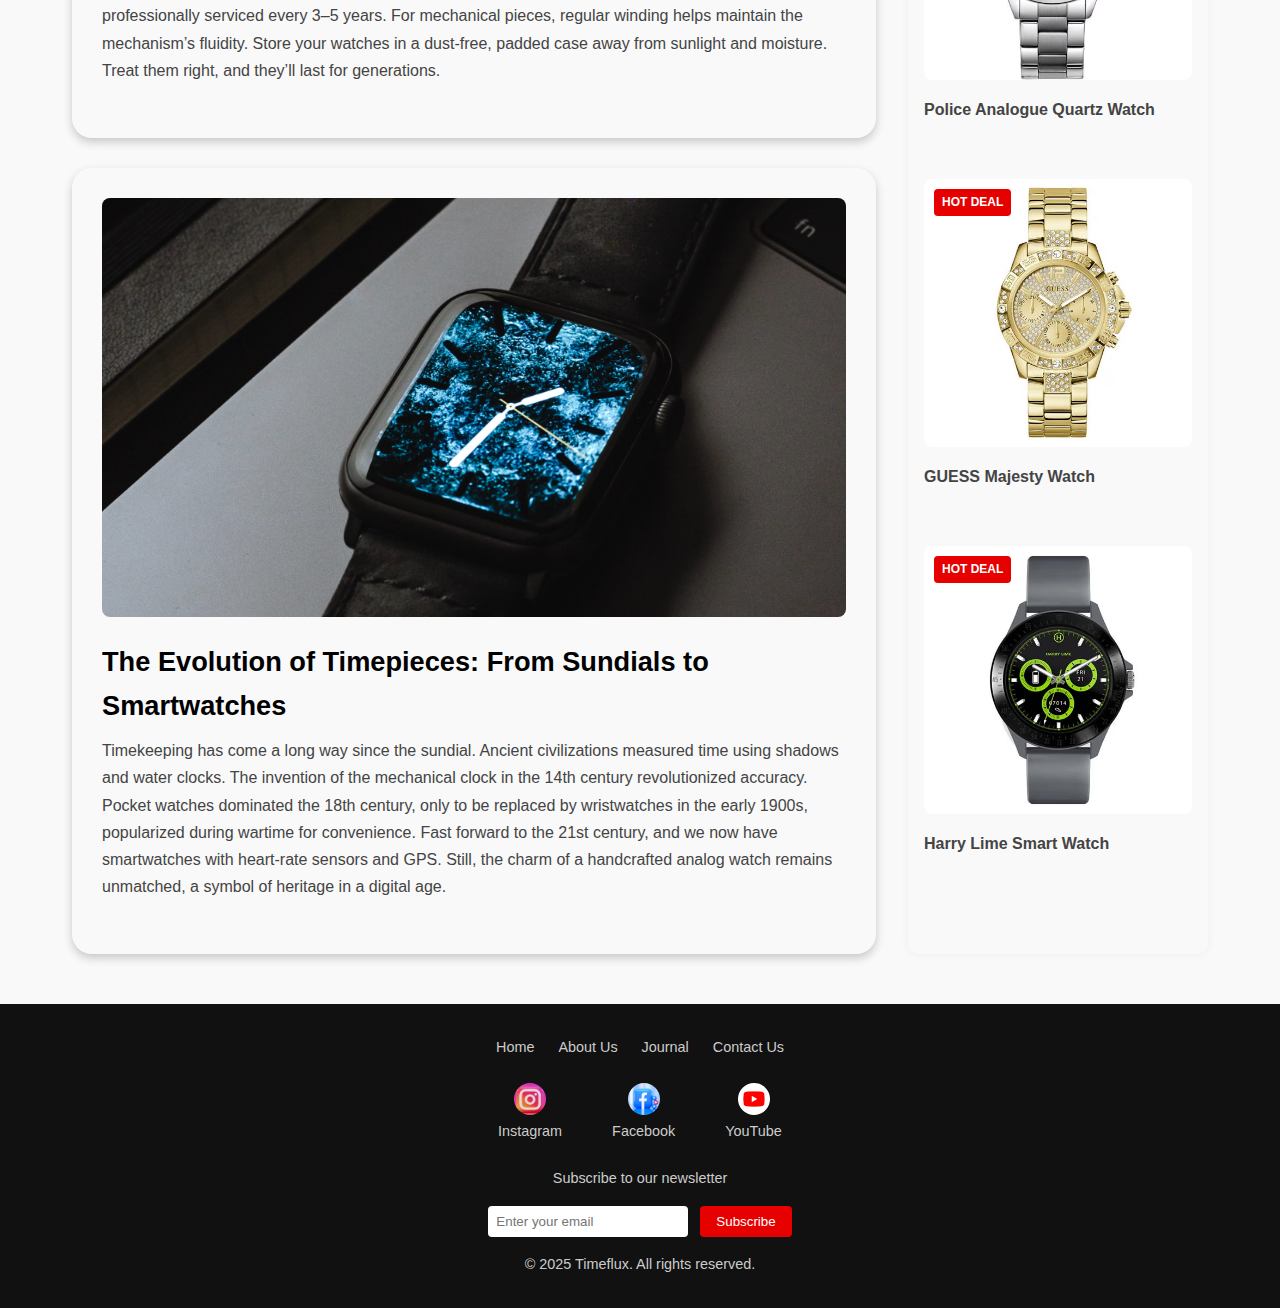
<file: Journal.html>
<!DOCTYPE html>
<html lang="en">

<head>
  <meta charset="UTF-8" />
  <meta name="viewport" content="width=device-width, initial-scale=1.0" />
  <title>Timeflux | Journal</title>
  <link rel="stylesheet" href="Style.css" />
</head>

<body>
  <!-- Header -->
  <header class="animate-fade">
    <div class="header-inner container">
      <h1>Timeflux</h1>
      <nav>
        <a href="index.html">Home</a>
        <a href="AboutUs.html">AboutUs</a>
        <a href="Journal.html" class="active">Journal</a>
        <a href="Contact.html">ContactUs</a>

        <div class="dropdown">
          <a href="#" class="dropbtn">Collection ▾</a>
          <div class="dropdown-content">
            <a href="menswatches.html">Men's Watches</a>
            <a href="womenwatches.html">Women's Watches</a>
            <a href="luxurywatches.html">Luxury Collection</a>
            <a href="smartwatches.html">SmartWatch Collection</a>
            <a href="rolex.html">Rolex Collection</a>
            <a href="Designerwatches.html">Designerwatches Collection</a>
          </div>
        </div>
      </nav>
    </div>
  </header>

  <!-- Journal Page Content -->
  <section class="journal-page animate-fadeUp">
    <div class="container">
      <h2>Timeflux Journal</h2>
      <p class="intro">Explore stories, style guides, and expert insights into the world of fine watches.</p>

      <div class="journal-layout">
        <!-- Journal Articles -->
        <div class="journal-articles">
          <!-- Article 1 -->
          <div class="journal-container">
            <img src="images/styling.jpg" alt="Styling Watches" />
            <h3>Watch Styling Tips for Every Occasion</h3>
            <p>
              Your watch should reflect not just the time, but your personality. For formal settings, opt for a classic leather-strapped dress watch in silver or gold. Casual outings call for minimalist or field-style watches that are easy to wear. For outdoor adventures, choose rugged chronographs or divers with water resistance and durable materials. When it comes to color, match your watch with your belt and shoes for a polished look. A good rule? Understated always wins the race.
            </p>
          </div>

          <!-- Article 2 -->
          <div class="journal-container">
            <img src="images/maintain.jpg" alt="Watch Maintenance" />
            <h3>Maintaining Your Watch: Tips for Longevity</h3>
            <p>
              Luxury watches are not just accessories — they’re investments. To keep them in pristine condition, avoid magnetic fields that may affect timekeeping. Clean the case and strap gently with a soft cloth, and have it professionally serviced every 3–5 years. For mechanical pieces, regular winding helps maintain the mechanism’s fluidity. Store your watches in a dust-free, padded case away from sunlight and moisture. Treat them right, and they’ll last for generations.
            </p>
          </div>

          <!-- Article 3 -->
          <div class="journal-container">
            <img src="images/watch evolution.jpg" alt="Evolution of Timepieces" />
            <h3>The Evolution of Timepieces: From Sundials to Smartwatches</h3>
            <p>
              Timekeeping has come a long way since the sundial. Ancient civilizations measured time using shadows and water clocks. The invention of the mechanical clock in the 14th century revolutionized accuracy. Pocket watches dominated the 18th century, only to be replaced by wristwatches in the early 1900s, popularized during wartime for convenience. Fast forward to the 21st century, and we now have smartwatches with heart-rate sensors and GPS. Still, the charm of a handcrafted analog watch remains unmatched, a symbol of heritage in a digital age.
            </p>
          </div>
        </div>

        <!-- Sidebar -->
        <aside class="journal-sidebar">
          <h3>This Week’s Top Sale</h3>
          <!-- Promotion 1 -->
         <div class="sidebar-item">
           <span class="badge">HOT DEAL</span>
           <img src="images/luxury watches/Emile Chouriet Cliff Black Automatic Watch.avif" alt="Emile Chouriet Cliff Black Automatic Watch" />
           <p><strong>Emile Chouriet Cliff Black Automatic</strong></p>
          </div>

               <!-- Promotion 2 -->
              <div class="sidebar-item">
               <span class="badge">HOT DEAL</span>
               <img src="images/rolex/Rolex Air-King.jpg" alt="Rolex Air-King" />
               <p><strong>Rolex Air-King</strong></p>
              </div>

              <div class="sidebar-item">
                <span class="badge">HOT DEAL</span>
                <img src="images/luxury watches/VERSACE Dominus Skeleton Watch.avif" alt="VERSACE Dominus Skeleton Watch" />
                <p><strong>VERSACE Dominus Skeleton Watch</strong></p>
               </div>

               <div class="sidebar-item">
                <span class="badge">HOT DEAL</span>
                <img src="images/menwatches/Police Analogue Quartz Watch.avif" alt="Police Analogue Quartz Watch" />
                <p><strong>Police Analogue Quartz Watch</strong></p>
               </div>

               <div class="sidebar-item">
                <span class="badge">HOT DEAL</span>
                <img src="images/womenwatches/GUESS Majesty Watch.avif" alt="GUESS Majesty Watch" />
                <p><strong>GUESS Majesty Watch</strong></p>
               </div>

               <div class="sidebar-item">
                <span class="badge">HOT DEAL</span>
                <img src="images/smartwatches/Harry Lime Smart Watch.avif" alt="Harry Lime Smart Watch" />
                <p><strong>Harry Lime Smart Watch</strong></p>
               </div>
 

        </aside>
      </div>
    </div>
  </section>

  <!-- Footer -->
  <footer class="footer animate-fade">
    <div class="footer-links">
      <a href="Index.html">Home</a>
      <a href="AboutUs.html">About Us</a>
      <a href="Journal.html">Journal</a>
      <a href="Contact.html">Contact Us</a>
    </div>
  
    <div class="social-icons">
      <a href="https://www.instagram.com" target="_blank" class="social-link">
        <img src="images/instagram.jpg" alt="Instagram">
        <span>Instagram</span>
      </a>
      <a href="https://www.facebook.com" target="_blank" class="social-link">
        <img src="images/facebook.jpg" alt="Facebook">
        <span>Facebook</span>
      </a>
      <a href="https://www.youtube.com" target="_blank" class="social-link">
        <img src="images/youtube.png" alt="YouTube">
        <span>YouTube</span>
      </a>
    </div>
    
    <div class="newsletter">
      <p>Subscribe to our newsletter</p>
      <form>
        <input type="email" placeholder="Enter your email" />
        <button type="submit">Subscribe</button>
      </form>
    </div>
  
    <p style="margin-top: 1rem;">&copy; 2025 Timeflux. All rights reserved.</p>
  </footer>
  

 <div id="cart-sidebar" class="cart-sidebar">
       <div class="cart-header">
          <h3>Your Cart</h3>
          <button id="close-cart">&times;</button>
       </div>
       <div id="cart-items" class="cart-items"></div>
         <div class="cart-total">
         <strong>Total: $<span id="cart-total">0</span></strong>
      </div>
    </div>

    <!-- Cart open button -->
    <button id="open-cart" class="cart-toggle-btn">🛒</button>

  <script src="script.js"></script>
</body>

</html>
</file>
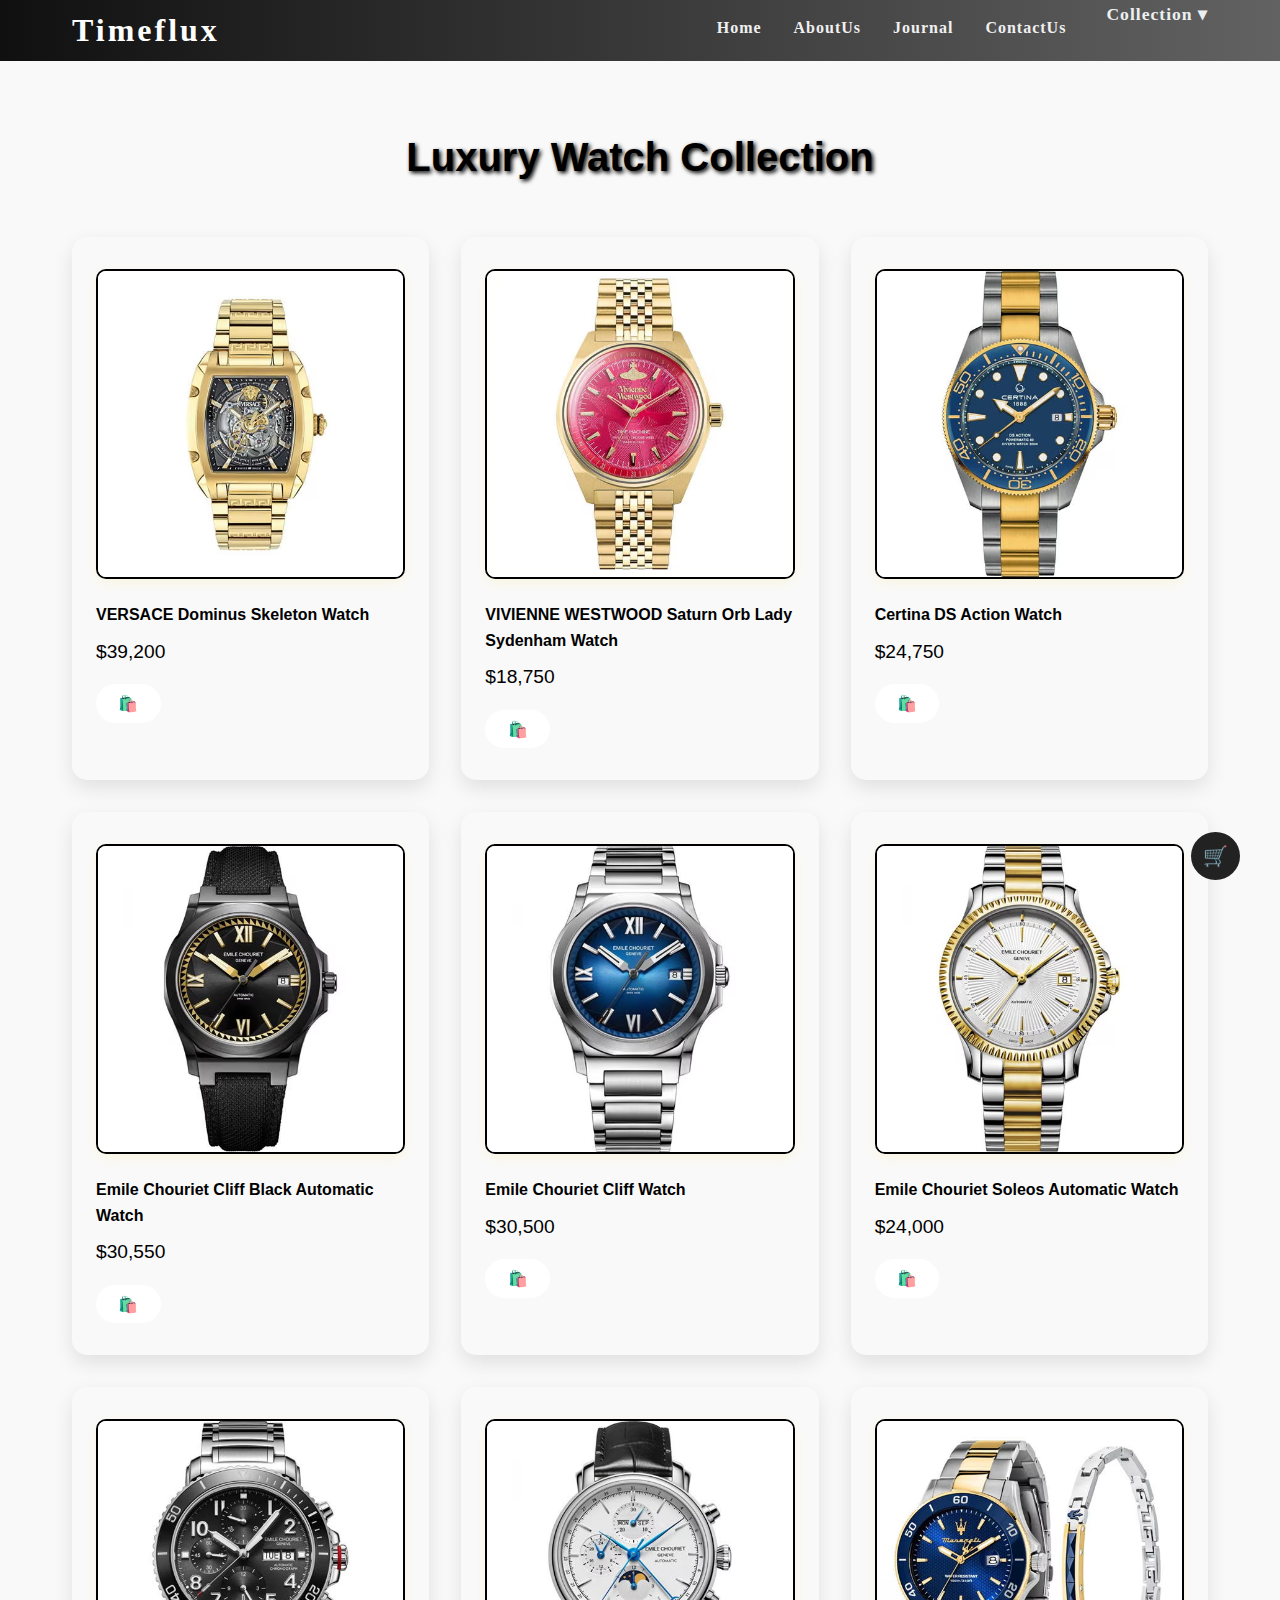
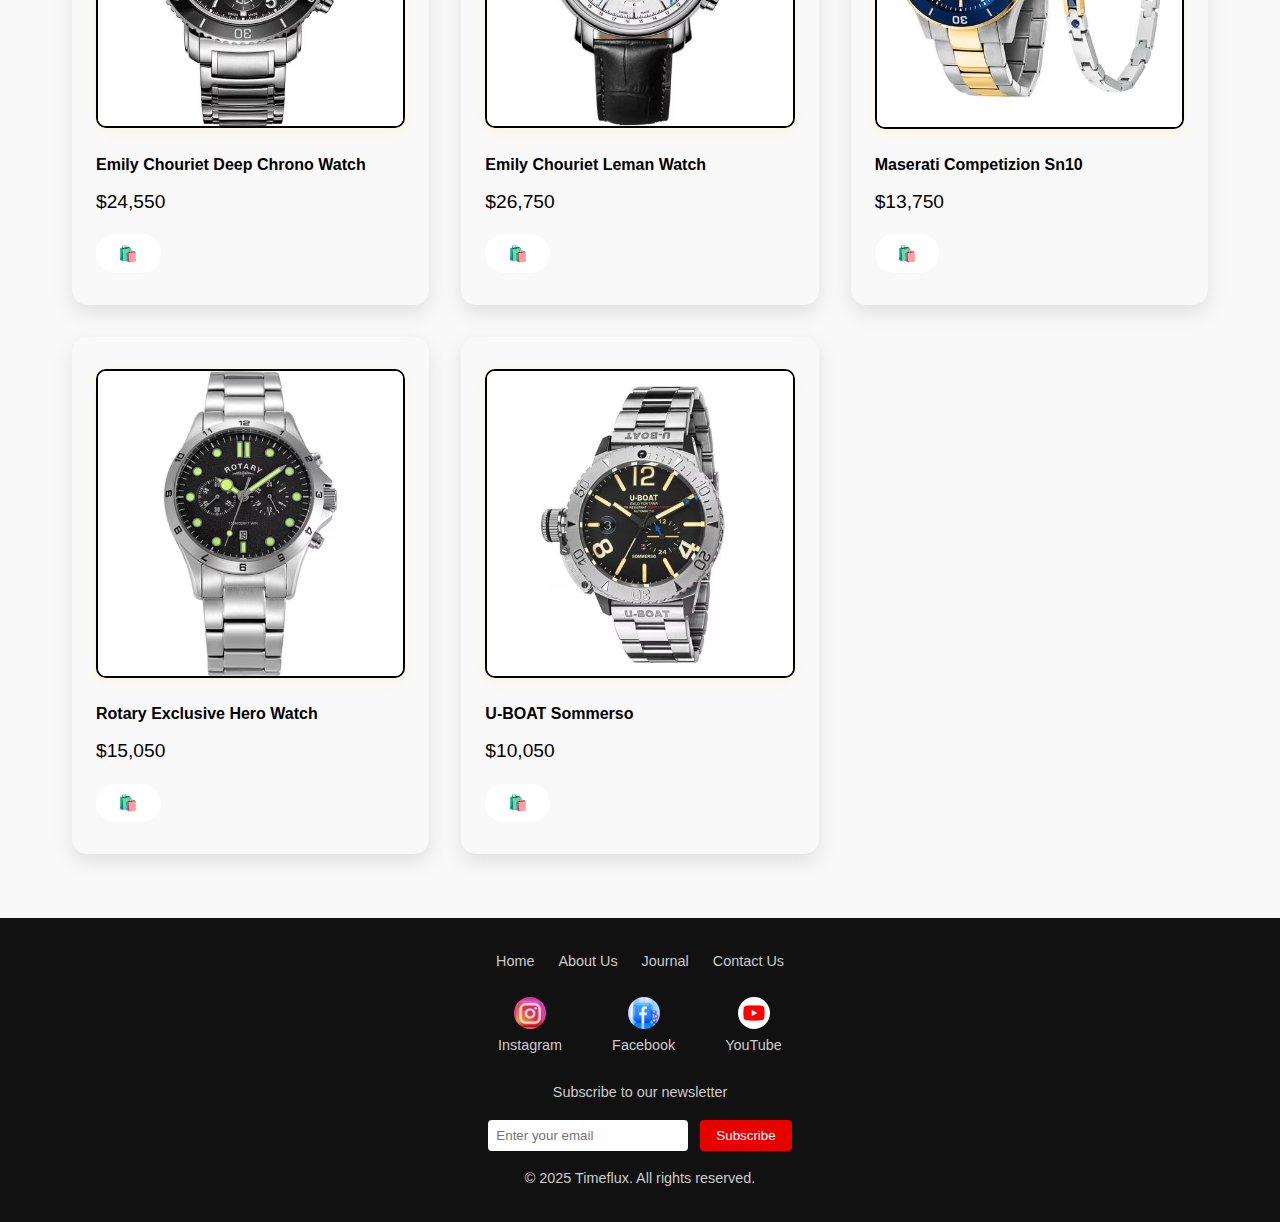
<file: luxurywatches.html>
<!DOCTYPE html>
<html lang="en">

<head>
  <meta charset="UTF-8" />
  <meta name="viewport" content="width=device-width, initial-scale=1.0" />
  <title>Men's Watches | Timeflux</title>
  <link rel="stylesheet" href="Style.css" />
</head>

<body>
  <header class="animate-fade">
    <div class="header-inner container">
      <h1>Timeflux</h1>
      <nav>
        <a href="index.html">Home</a>
        <a href="AboutUs.html">AboutUs</a> 
        <a href="Journal.html">Journal</a>
        <a href="Contact.html">ContactUs</a>

        <div class="dropdown">
          <a href="#" class="dropbtn">Collection ▾</a>
          <div class="dropdown-content">
            <a href="menswatches.html">Men's Watches</a>
            <a href="womenwatches.html">Women's Watches</a>
            <a href="luxurywatches.html">Luxury Collection</a>
            <a href="smartwatches.html">SmartWatch Collection</a>
            <a href="rolex.html">Rolex Collection</a>
            <a href="Designerwatches.html">Designerwatches Collection</a>
          </div>
        </div>
      </nav>
    </div>
  </header>

  <section class="gallery-page">
    <div class="container">
      <h2>Luxury Watch Collection</h2>
      <div class="gallery-grid">

        <div class="watch-item">
          <img src="images/luxury watches/VERSACE Dominus Skeleton Watch.avif" alt="VERSACE Dominus Skeleton Watch" />
          <h4>VERSACE Dominus Skeleton Watch</h4>
          <p class="price">$39,200</p>
          <button class="add-to-cart" data-name="Royal Oak Steel" data-price="39200">🛍️</button>
        </div>

        <div class="watch-item">
          <img src="images/luxury watches/VIVIENNE WESTWOOD Saturn Orb Lady Sydenham Watch.avif" alt="VIVIENNE WESTWOOD Saturn Orb Lady Sydenham Watch" />
          <h4>VIVIENNE WESTWOOD Saturn Orb Lady Sydenham Watch</h4>
          <p class="price">$18,750</p>
          <button class="add-to-cart" data-name="VIVIENNE WESTWOOD Saturn Orb Lady Sydenham Watch" data-price="18750">🛍️</button>
        </div>

        <div class="watch-item">
          <img src="images/luxury watches/Certina DS Action Watch.avif" alt="Certina DS Action Watch" />
          <h4>Certina DS Action Watch</h4>
          <p class="price">$24,750</p>
          <button class="add-to-cart" data-name="Certina DS Action Watch" data-price="24750">🛍️</button>
        </div>

        <div class="watch-item">
          <img src="images/luxury watches/Emile Chouriet Cliff Black Automatic Watch.avif" alt="Emile Chouriet Cliff Black Automatic Watch" />
          <h4>Emile Chouriet Cliff Black Automatic Watch</h4>
          <p class="price">$30,550</p>
          <button class="add-to-cart" data-name="Emile Chouriet Cliff Black Automatic Watch" data-price="30550">🛍️</button>
        </div>

        <div class="watch-item">
          <img src="images/luxury watches/Emile Chouriet Cliff Watch.avif" alt="Emile Chouriet Cliff Watch" />
          <h4>Emile Chouriet Cliff Watch</h4>
          <p class="price">$30,500</p>
          <button class="add-to-cart" data-name="Emile Chouriet Cliff Watch" data-price="30500">🛍️</button>
        </div>

        <div class="watch-item">
          <img src="images/luxury watches/Emile Chouriet Soleos Automatic Watch.avif" alt="Emile Chouriet Soleos Automatic Watch" />
          <h4>Emile Chouriet Soleos Automatic Watch</h4>
          <p class="price">$24,000</p>
          <button class="add-to-cart" data-name="Emile Chouriet Soleos Automatic Watch" data-price="24000">🛍️</button>
        </div>

        <div class="watch-item">
          <img src="images/luxury watches/Emily Chouriet Deep Chrono Watch.avif" alt="Emily Chouriet Deep Chrono Watch" />
          <h4>Emily Chouriet Deep Chrono Watch</h4>
          <p class="price">$24,550</p>
          <button class="add-to-cart" data-name="Emily Chouriet Deep Chrono Watch" data-price="24550">🛍️</button>
        </div>

        <div class="watch-item">
          <img src="images/luxury watches/Emily Chouriet Leman Watch.avif" alt="Emily Chouriet Leman Watch" />
          <h4>Emily Chouriet Leman Watch</h4>
          <p class="price">$26,750</p>
          <button class="add-to-cart" data-name="Emily Chouriet Leman Watch" data-price="26750">🛍️</button>
        </div>

        <div class="watch-item">
          <img src="images/luxury watches/Maserati Competizion Sn10.avif" alt="Maserati Competizion Sn10" />
          <h4>Maserati Competizion Sn10</h4>
          <p class="price">$13,750</p>
          <button class="add-to-cart" data-name="Maserati Competizion Sn10" data-price="13750">🛍️</button>
        </div>

        <div class="watch-item">
          <img src="images/luxury watches/Rotary Exclusive Hero Watch.avif" alt="Rotary Exclusive Hero Watch" />
          <h4>Rotary Exclusive Hero Watch</h4>
          <p class="price">$15,050</p>
          <button class="add-to-cart" data-name="Rotary Exclusive Hero Watch" data-price="15050">🛍️</button>
        </div>

        <div class="watch-item">
          <img src="images/luxury watches/U-BOAT Sommerso.avif" alt="U-BOAT Sommerso" />
          <h4>U-BOAT Sommerso</h4>
          <p class="price">$10,050</p>
          <button class="add-to-cart" data-name="Rotary Exclusive Hero Watch" data-price="10050">🛍️</button>
        </div>

      </div>
    </div>
  </section>
  <script>

    document.querySelectorAll('.add-to-cart').forEach(button => {
      button.addEventListener('click', () => {
        const name = button.getAttribute('data-name');
        const price = button.getAttribute('data-price');
        alert(`${name} has been added to your cart for $${price}`);
      });
    });
  </script>



<footer class="footer animate-fade">
  <div class="footer-links">
    <a href="Index.html">Home</a>
    <a href="AboutUs.html">About Us</a>
    <a href="Journal.html">Journal</a>
    <a href="Contact.html">Contact Us</a>
  </div>

  <div class="social-icons">
    <a href="https://www.instagram.com" target="_blank" class="social-link">
      <img src="images/instagram.jpg" alt="Instagram">
      <span>Instagram</span>
    </a>
    <a href="https://www.facebook.com" target="_blank" class="social-link">
      <img src="images/facebook.jpg" alt="Facebook">
      <span>Facebook</span>
    </a>
    <a href="https://www.youtube.com" target="_blank" class="social-link">
      <img src="images/youtube.png" alt="YouTube">
      <span>YouTube</span>
    </a>
  </div>
  
  <div class="newsletter">
    <p>Subscribe to our newsletter</p>
    <form>
      <input type="email" placeholder="Enter your email" />
      <button type="submit">Subscribe</button>
    </form>
  </div>

  <p style="margin-top: 1rem;">&copy; 2025 Timeflux. All rights reserved.</p>
</footer>
  <div id="cart-sidebar" class="cart-sidebar">
       <div class="cart-header">
          <h3>Your Cart</h3>
          <button id="close-cart">&times;</button>
       </div>
       <div id="cart-items" class="cart-items"></div>
         <div class="cart-total">
         <strong>Total: $<span id="cart-total">0</span></strong>
      </div>
    </div>

    <!-- Cart open button -->
    <button id="open-cart" class="cart-toggle-btn">🛒</button>

  <script src="script.js"></script>

</body>

</html>
</file>
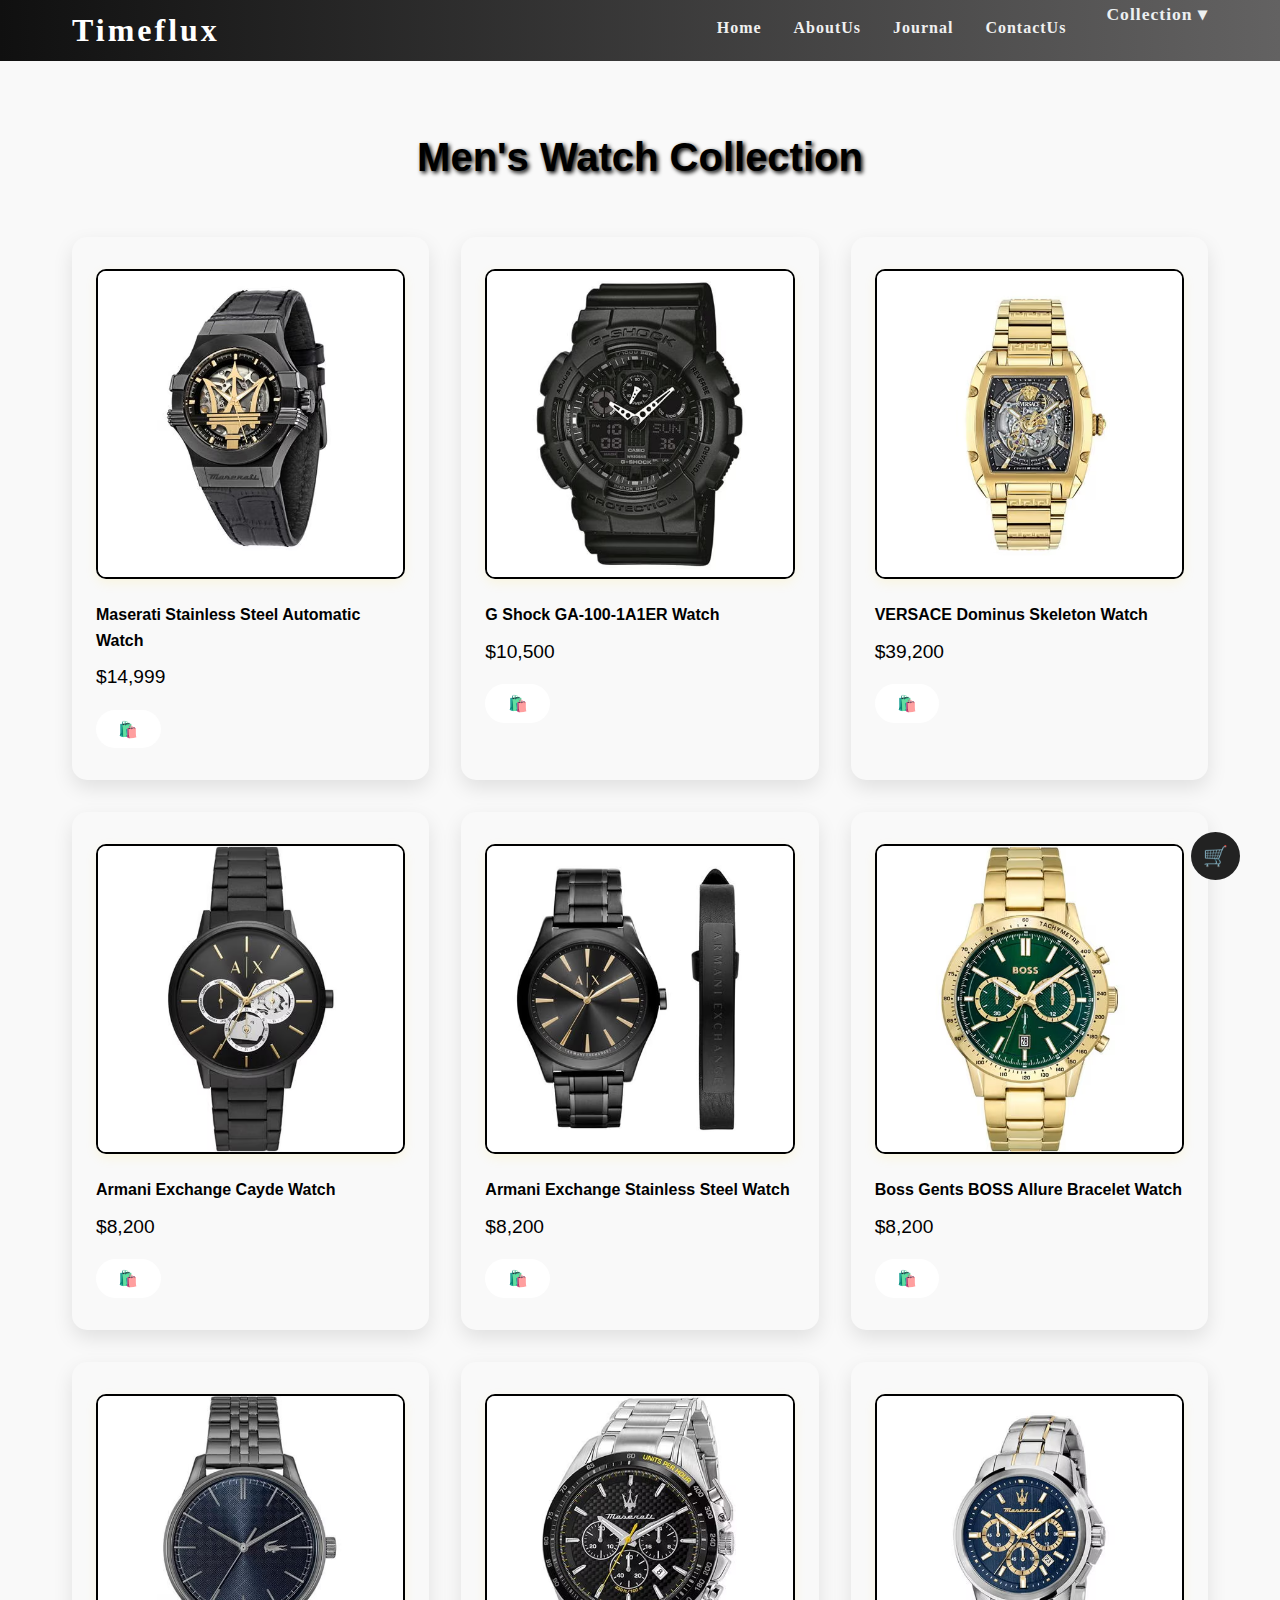
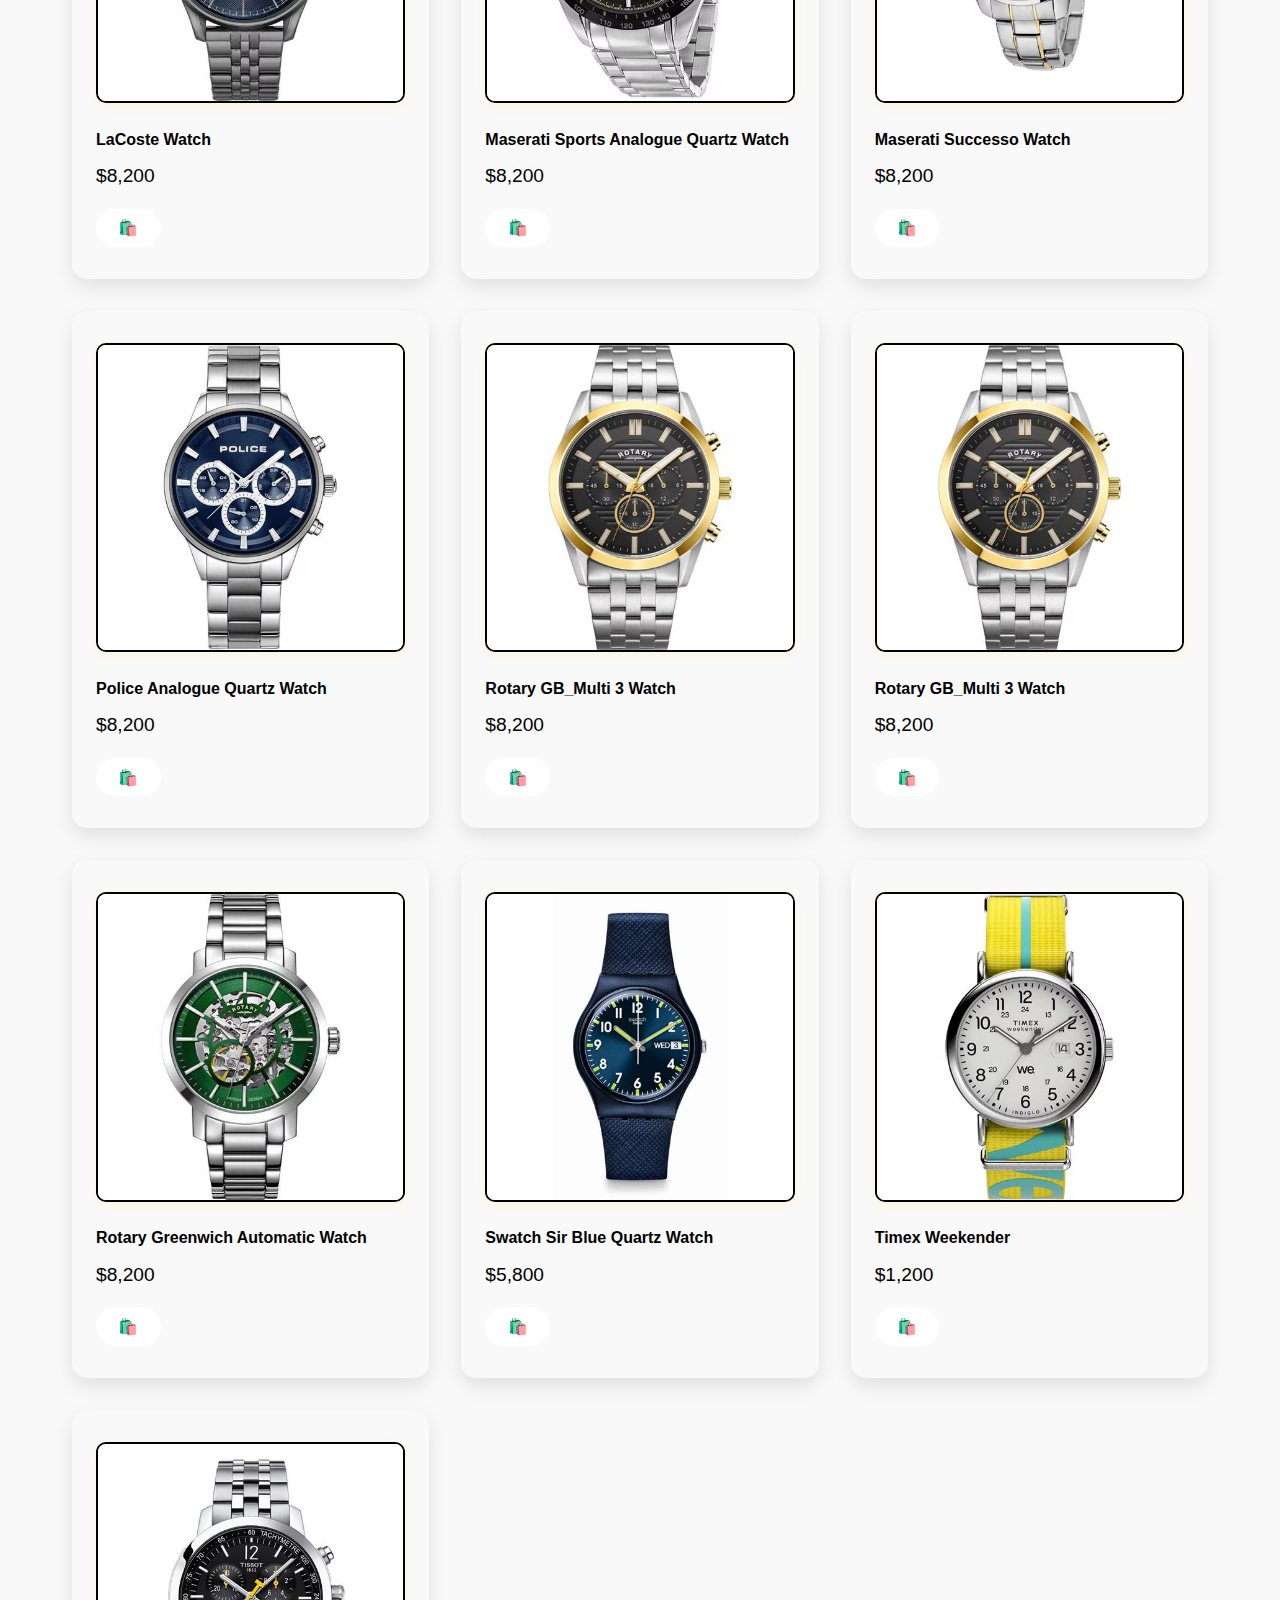
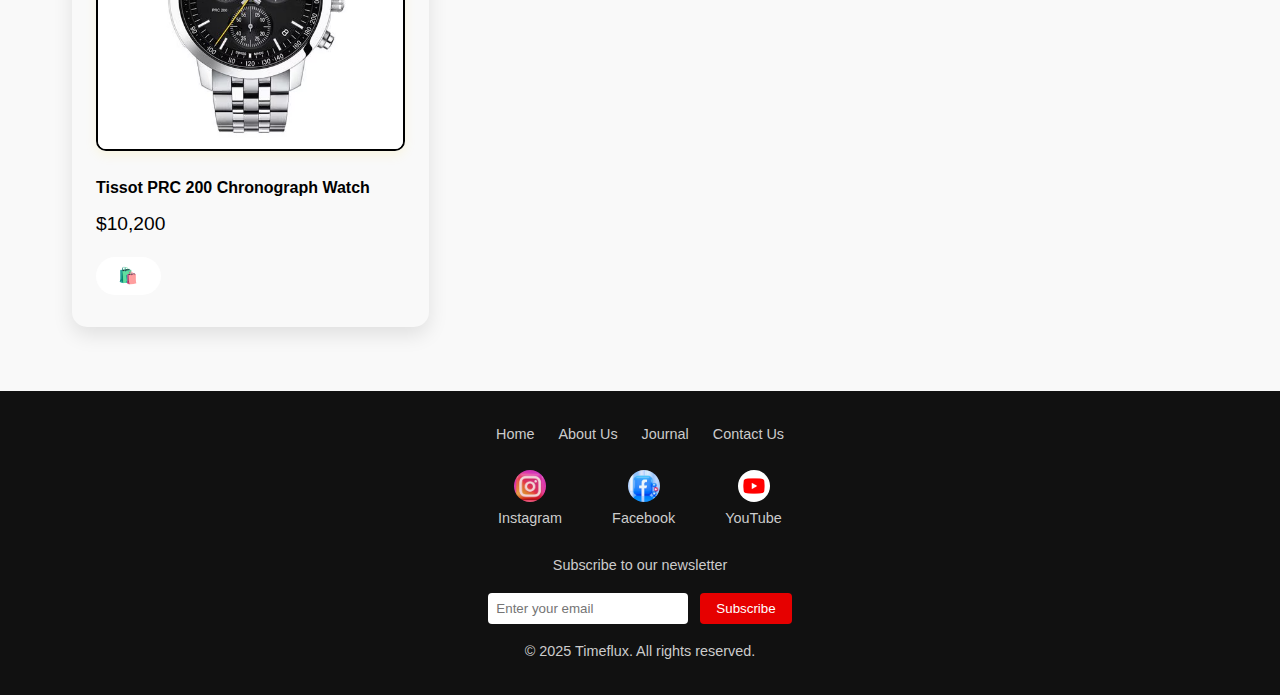
<file: menswatches.html>
<!DOCTYPE html>
<html lang="en">

<head>
  <meta charset="UTF-8" />
  <meta name="viewport" content="width=device-width, initial-scale=1.0" />
  <title>Men's Watches | Timeflux</title>
  <link rel="stylesheet" href="Style.css" />
</head>

<body>
  <header class="animate-fade">
    <div class="header-inner container">
      <h1>Timeflux</h1>
      <nav>
        <a href="index.html">Home</a>
        <a href="AboutUs.html">AboutUs</a> 
        <a href="Journal.html">Journal</a>
        <a href="Contact.html">ContactUs</a>

        <div class="dropdown">
          <a href="#" class="dropbtn">Collection ▾</a>
          <div class="dropdown-content">
            <a href="menswatches.html">Men's Watches</a>
            <a href="womenwatches.html">Women's Watches</a>
            <a href="luxurywatches.html">Luxury Collection</a>
            <a href="smartwatches.html">SmartWatch Collection</a>
            <a href="rolex.html">Rolex Collection</a>
            <a href="Designerwatches.html">Designerwatches Collection</a>
          </div>
        </div>
      </nav>
    </div>
  </header>
  <section class="gallery-page">
    <div class="container">
      <h2>Men's Watch Collection</h2>
      <div class="gallery-grid">

        <!-- Watch 1 -->
        <div class="watch-item">
          <img src="images/menwatches/Maserati Stainless Steel Automatic Watch.avif" alt="Maserati Stainless Steel Automatic Watch" />
          <h4>Maserati Stainless Steel Automatic Watch</h4>
          <p class="price">$14,999</p>
          <button class="add-to-cart" data-name="Maserati Stainless Steel Automatic Watch" data-price="14999">🛍️</button>
        </div>

        <!-- Watch 2 -->
        <div class="watch-item">
          <img src="images/menwatches/G Shock GA-100-1A1ER Watch.avif" alt="G Shock GA-100-1A1ER Watch" />
          <h4>G Shock GA-100-1A1ER Watch</h4>
          <p class="price">$10,500</p>
          <button class="add-to-cart" data-name="G Shock GA-100-1A1ER Watch" data-price="10500">🛍️</button>
        </div>

        <!-- Watch 3 -->
        <div class="watch-item">
          <img src="images/menwatches/VERSACE Dominus Skeleton Watch.avif" alt="VERSACE Dominus Skeleton Watch" />
          <h4>VERSACE Dominus Skeleton Watch</h4>
          <p class="price">$39,200</p>
          <button class="add-to-cart" data-name="VERSACE Dominus Skeleton Watch" data-price="39200">🛍️</button>
        </div>

        <div class="watch-item">
          <img src="images/menwatches/Armani Exchange Cayde Watch.avif" alt="Armani Exchange Cayde Watch" />
          <h4>Armani Exchange Cayde Watch</h4>
          <p class="price">$8,200</p>
          <button class="add-to-cart" data-name="Armani Exchange Cayde Watch" data-price="8200">🛍️</button>
        </div>

        <div class="watch-item">
          <img src="images/menwatches/Armani Exchange Stainless Steel Watch.avif" alt="Armani Exchange Stainless Steel Watch" />
          <h4>Armani Exchange Stainless Steel Watch</h4>
          <p class="price">$8,200</p>
          <button class="add-to-cart" data-name="Armani Exchange Stainless Steel Watch" data-price="8200">🛍️</button>
        </div>

        <div class="watch-item">
          <img src="images/menwatches/Boss Gents BOSS Allure Bracelet Watch.avif" alt="Boss Gents BOSS Allure Bracelet Watch" />
          <h4>Boss Gents BOSS Allure Bracelet Watch</h4>
          <p class="price">$8,200</p>
          <button class="add-to-cart" data-name="Boss Gents BOSS Allure Bracelet Watch" data-price="8200">🛍️</button>
        </div>

        <div class="watch-item">
          <img src="images/menwatches/LaCoste Watch.avif" alt="LaCoste Watch" />
          <h4>LaCoste Watch</h4>
          <p class="price">$8,200</p>
          <button class="add-to-cart" data-name="LaCoste Watch" data-price="8200">🛍️</button>
        </div>

        <div class="watch-item">
          <img src="images/menwatches/MAserati Sports Analogue Quartz Watch.avif" alt="Maserati Sports Analogue Quartz Watch" />
          <h4>Maserati Sports Analogue Quartz Watch</h4>
          <p class="price">$8,200</p>
          <button class="add-to-cart" data-name="Maserati Sports Analogue Quartz Watch" data-price="8200">🛍️</button>
        </div>

        <div class="watch-item">
          <img src="images/menwatches/Maserati Successo Watch.avif" alt="Maserati Successo Watch" />
          <h4>Maserati Successo Watch</h4>
          <p class="price">$8,200</p>
          <button class="add-to-cart" data-name="Maserati Successo Watch" data-price="8200">🛍️</button>
        </div>

        <div class="watch-item">
          <img src="images/menwatches/Police Analogue Quartz Watch.avif" alt="Police Analogue Quartz Watch" />
          <h4>Police Analogue Quartz Watch</h4>
          <p class="price">$8,200</p>
          <button class="add-to-cart" data-name="Police Analogue Quartz Watch" data-price="8200">🛍️</button>
        </div>

        <div class="watch-item">
          <img src="images/menwatches/Rotary GB_Multi 3 Watch.avif" alt="Rotary GB_Multi 3 Watch" />
          <h4>Rotary GB_Multi 3 Watch</h4>
          <p class="price">$8,200</p>
          <button class="add-to-cart" data-name="Rotary GB_Multi 3 Watch" data-price="8200">🛍️</button>
        </div>

        <div class="watch-item">
          <img src="images/menwatches/Rotary GB_Multi 3 Watch.avif" alt="Rotary GB_Multi 3 Watch" />
          <h4>Rotary GB_Multi 3 Watch</h4>
          <p class="price">$8,200</p>
          <button class="add-to-cart" data-name="Rotary GB_Multi 3 Watch" data-price="8200">🛍️</button>
        </div>

        <div class="watch-item">
          <img src="images/menwatches/Rotary Greenwich Automatic Watch.avif" alt="Rotary Greenwich Automatic Watch" />
          <h4>Rotary Greenwich Automatic Watch</h4>
          <p class="price">$8,200</p>
          <button class="add-to-cart" data-name="Rotary Greenwich Automatic Watch" data-price="8200">🛍️</button>
        </div>

        <div class="watch-item">
          <img src="images/menwatches/Swatch Sir Blue Quartz Watch.avif" alt="Swatch Sir Blue Quartz Watch" />
          <h4>Swatch Sir Blue Quartz Watch</h4>
          <p class="price">$5,800</p>
          <button class="add-to-cart" data-name="Swatch Sir Blue Quartz Watch" data-price="5800">🛍️</button>
        </div>


        <div class="watch-item">
          <img src="images/menwatches/Timex Weekender.avif" alt="Timex Weekender" />
          <h4>Timex Weekender</h4>
          <p class="price">$1,200</p>
          <button class="add-to-cart" data-name="Timex Weekender" data-price="1200">🛍️</button>
        </div>

        <div class="watch-item">
          <img src="images/menwatches/Tissot PRC 200 Chronograph Watch.avif" alt="Tissot PRC 200 Chronograph Watch" />
          <h4>Tissot PRC 200 Chronograph Watch</h4>
          <p class="price">$10,200</p>
          <button class="add-to-cart" data-name="Tissot PRC 200 Chronograph Watch" data-price="10200">🛍️</button>
        </div>
      </div>
    </div>
  </section>

  <script>

    document.querySelectorAll('.add-to-cart').forEach(button => {
      button.addEventListener('click', () => {
        const name = button.getAttribute('data-name');
        const price = button.getAttribute('data-price');
        alert(`${name} has been added to your cart for $${price}`);
      });
    });
  </script>

 
    <!-- Footer -->
    <footer class="footer animate-fade">
      <div class="footer-links">
        <a href="Index.html">Home</a>
        <a href="AboutUs.html">About Us</a>
        <a href="Journal.html">Journal</a>
        <a href="Contact.html">Contact Us</a>
      </div>
    
      <div class="social-icons">
        <a href="https://www.instagram.com" target="_blank" class="social-link">
          <img src="images/instagram.jpg" alt="Instagram">
          <span>Instagram</span>
        </a>
        <a href="https://www.facebook.com" target="_blank" class="social-link">
          <img src="images/facebook.jpg" alt="Facebook">
          <span>Facebook</span>
        </a>
        <a href="https://www.youtube.com" target="_blank" class="social-link">
          <img src="images/youtube.png" alt="YouTube">
          <span>YouTube</span>
        </a>
      </div>
      
      <div class="newsletter">
        <p>Subscribe to our newsletter</p>
        <form>
          <input type="email" placeholder="Enter your email" />
          <button type="submit">Subscribe</button>
        </form>
      </div>
    
      <p style="margin-top: 1rem;">&copy; 2025 Timeflux. All rights reserved.</p>
    </footer>
  <div id="cart-sidebar" class="cart-sidebar">
       <div class="cart-header">
          <h3>Your Cart</h3>
          <button id="close-cart">&times;</button>
       </div>
       <div id="cart-items" class="cart-items"></div>
         <div class="cart-total">
         <strong>Total: $<span id="cart-total">0</span></strong>
      </div>
    </div>

    <!-- Cart open button -->
    <button id="open-cart" class="cart-toggle-btn">🛒</button>

  <script src="script.js"></script>
    
</body>

</html>
</file>
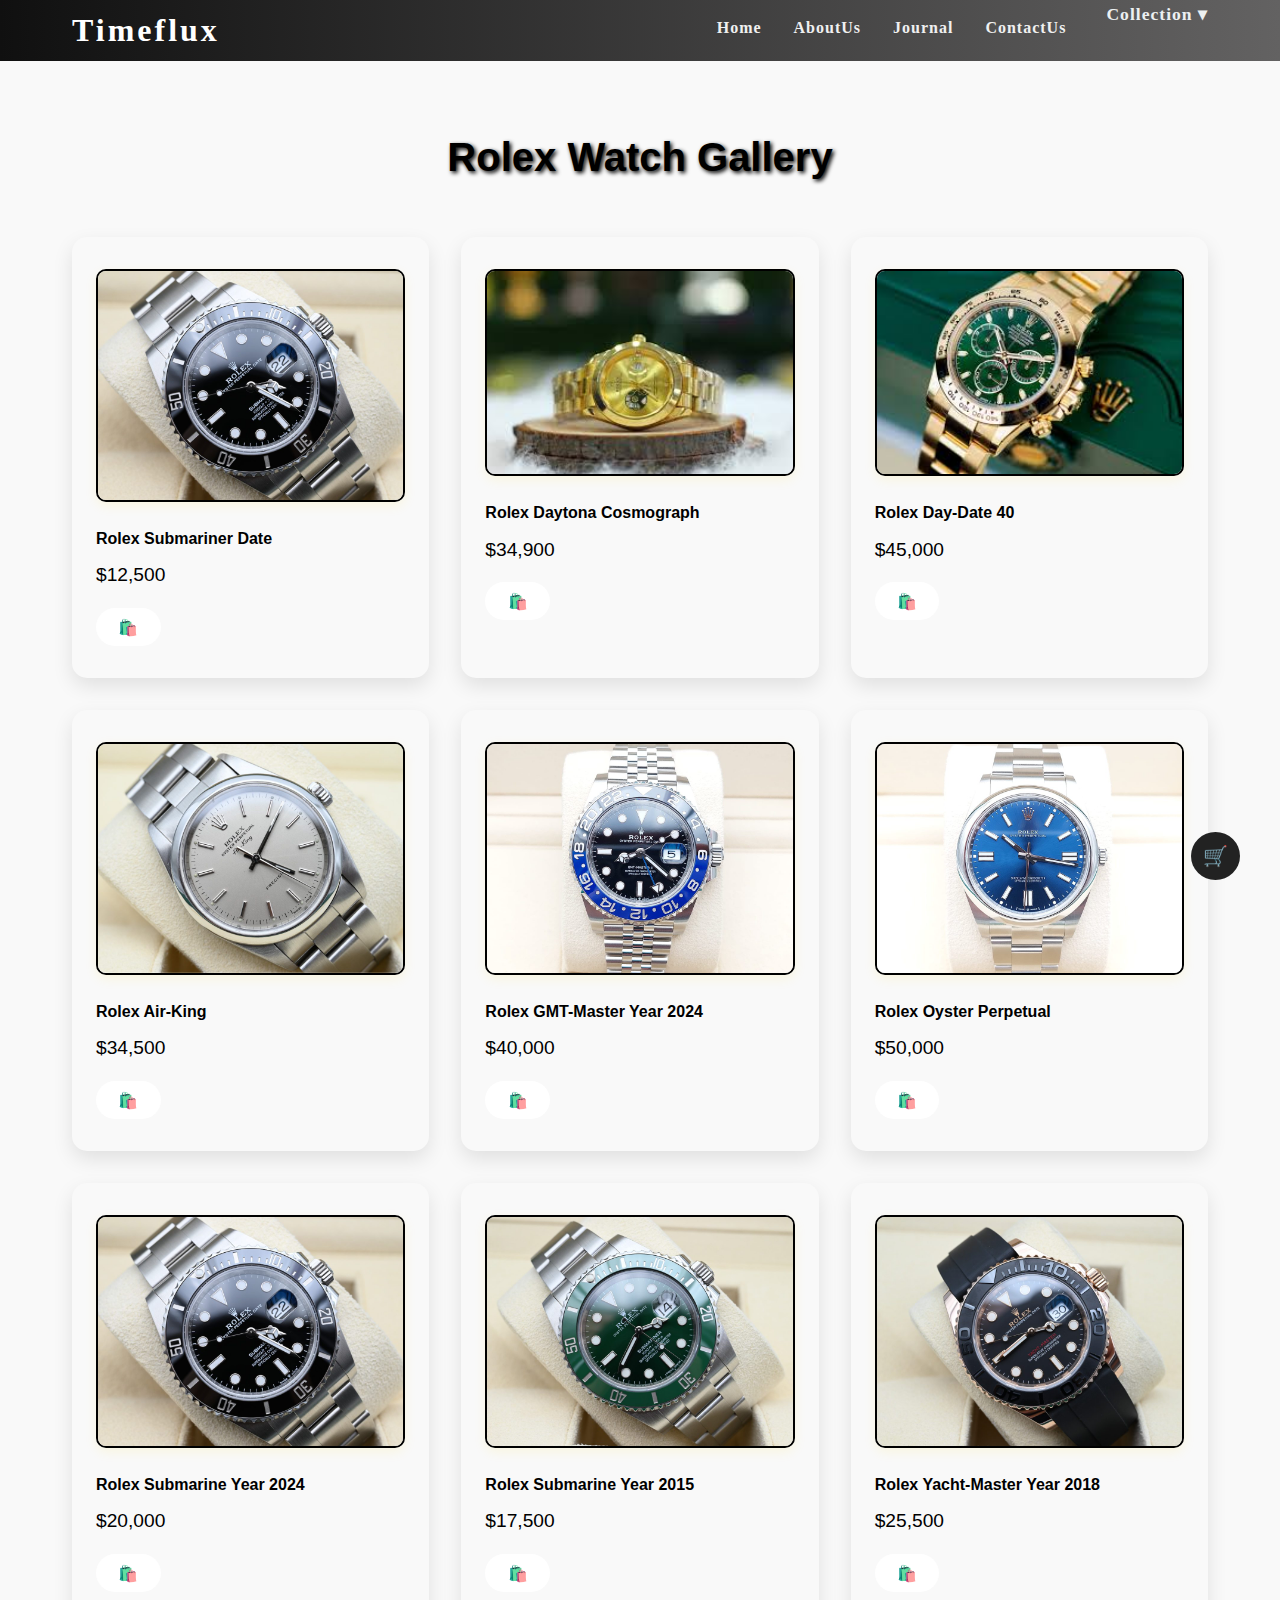
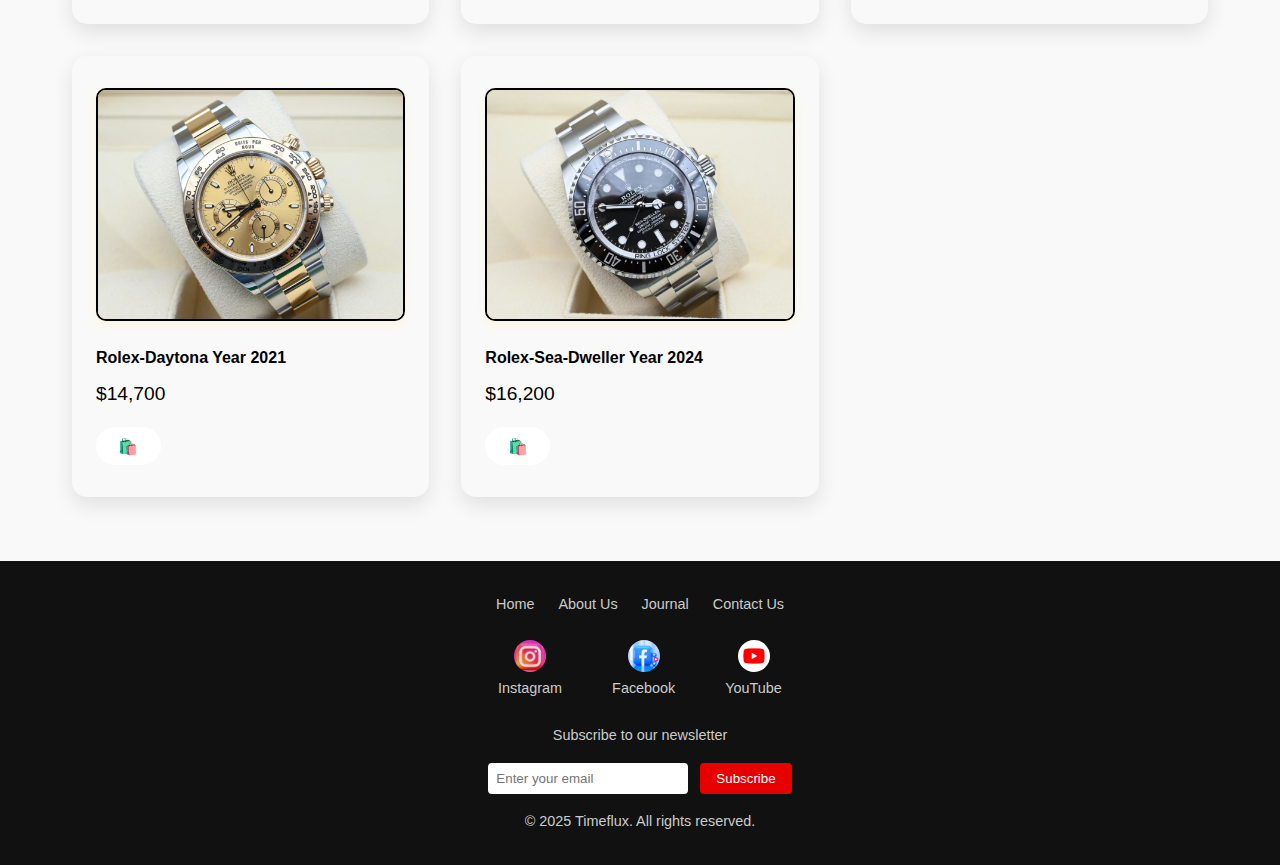
<file: rolex.html>
<!DOCTYPE html>
<html lang="en">

<head>
  <meta charset="UTF-8" />
  <meta name="viewport" content="width=device-width, initial-scale=1.0" />
  <title>Rolex Gallery | Timeflux</title>
  <link rel="stylesheet" href="Style.css" />
</head>

<body>
  <header class="animate-fade">
    <div class="header-inner container">
      <h1>Timeflux</h1>
      <nav>
        <a href="index.html">Home</a>
        <a href="AboutUs.html">AboutUs</a> 
        <a href="Journal.html">Journal</a>
        <a href="Contact.html">ContactUs</a>

        <div class="dropdown">
          <a href="#" class="dropbtn">Collection ▾</a>
          <div class="dropdown-content">
            <a href="menswatches.html">Men's Watches</a>
            <a href="womenwatches.html">Women's Watches</a>
            <a href="luxurywatches.html">Luxury Collection</a>
            <a href="smartwatches.html">SmartWatch Collection</a>
            <a href="rolex.html">Rolex Collection</a>
            <a href="Designerwatches.html">Designerwatches Collection</a>
          </div>
        </div>
      </nav>
    </div>
  </header>

  <section class="gallery-page">
    <div class="container">
      <h2>Rolex Watch Gallery</h2>
      <div class="gallery-grid">

        <!-- Rolex 1 -->
        <div class="watch-item">
          <img src="images/rolex/Rolex Submarine Year 2024.avif" alt="Rolex Submariner Date" />
          <h4>Rolex Submariner Date</h4>
          <p class="price">$12,500</p>
          <button class="add-to-cart" data-name="Rolex Submariner Date" data-price="12500">🛍️</button>
        </div>

        <!-- Rolex 2 -->
        <div class="watch-item">
          <img src="images/rolex/rolex4.jpg" alt="Rolex Daytona Cosmograph" />
          <h4>Rolex Daytona Cosmograph</h4>
          <p class="price">$34,900</p>
          <button class="add-to-cart" data-name="Rolex Daytona Cosmograph" data-price="34900">🛍️</button>
        </div>

        <!-- Rolex 3 -->
        <div class="watch-item">
          <img src="images/rolex/rolex2.avif" alt="Rolex Day-Date 40" />
          <h4>Rolex Day-Date 40</h4>
          <p class="price">$45,000</p>
          <button class="add-to-cart" data-name="Rolex Day-Date 40" data-price="45000">🛍️</button>
        </div>

        <div class="watch-item">
          <img src="images/rolex/Rolex Air-King.jpg" alt="Rolex Air-King" />
          <h4>Rolex Air-King</h4>
          <p class="price">$34,500</p>
          <button class="add-to-cart" data-name="Rolex Air-King" data-price="34,500">🛍️</button>
        </div>

        <div class="watch-item">
          <img src="images/rolex/Rolex GMT-Master Year 2024.jpeg" alt="Rolex GMT-Master Year 2024" />
          <h4>Rolex GMT-Master Year 2024</h4>
          <p class="price">$40,000</p>
          <button class="add-to-cart" data-name="Rolex GMT-Master Year 2024" data-price="40000">🛍️</button>
        </div>

        <div class="watch-item">
          <img src="images/rolex/Rolex Oyster Perpetual.jpeg" alt="Rolex Oyster Perpetual" />
          <h4>Rolex Oyster Perpetual</h4>
          <p class="price">$50,000</p>
          <button class="add-to-cart" data-name="Rolex Oyster Perpetual" data-price="45000">🛍️</button>
        </div>

        <div class="watch-item">
          <img src="images/rolex/Rolex Submarine Year 2024.avif" alt="Rolex Submarine Year 2024" />
          <h4>Rolex Submarine Year 2024</h4>
          <p class="price">$20,000</p>
          <button class="add-to-cart" data-name="Rolex Oyster Perpetual" data-price="20000">🛍️</button>
        </div>

        <div class="watch-item">
          <img src="images/rolex/Rolex SubMariner Year 2015.jpg" alt="Rolex Submarine Year 2015" />
          <h4>Rolex Submarine Year 2015</h4>
          <p class="price">$17,500</p>
          <button class="add-to-cart" data-name="Rolex Oyster Perpetual" data-price="17500">🛍️</button>
        </div>

        <div class="watch-item">
          <img src="images/rolex/Rolex Yacht-Master Year 2018.jpg" alt="Rolex Yacht-Master Year 2018" />
          <h4>Rolex Yacht-Master Year 2018</h4>
          <p class="price">$25,500</p>
          <button class="add-to-cart" data-name="Rolex Yacht-Master Year 2018" data-price="25500">🛍️</button>
        </div>

        <div class="watch-item">
          <img src="images/rolex/Rolex-Daytona  Year 2021.jpg" alt="Rolex-Daytona  Year 2021" />
          <h4>Rolex-Daytona  Year 2021</h4>
          <p class="price">$14,700</p>
          <button class="add-to-cart" data-name="Rolex-Daytona  Year 2021" data-price="14700">🛍️</button>
        </div>

        <div class="watch-item">
          <img src="images/rolex/Rolex-Sea-Dweller Year 2024.jpg" alt="Rolex-Sea-Dweller Year 2024" />
          <h4>Rolex-Sea-Dweller Year 2024</h4>
          <p class="price">$16,200</p>
          <button class="add-to-cart" data-name="Rolex-Sea-Dweller Year 2024" data-price="16200">🛍️</button>
        </div>



      </div>
    </div>
  </section>
  <script>

    document.querySelectorAll('.add-to-cart').forEach(button => {
      button.addEventListener('click', () => {
        const name = button.getAttribute('data-name');
        const price = button.getAttribute('data-price');
        alert(`${name} has been added to your cart for $${price}`);
      });
    });
  </script>

  
    <!-- Footer -->
    <footer class="footer animate-fade">
      <div class="footer-links">
        <a href="Index.html">Home</a>
        <a href="AboutUs.html">About Us</a>
        <a href="Journal.html">Journal</a>
        <a href="Contact.html">Contact Us</a>
      </div>
    
      <div class="social-icons">
        <a href="https://www.instagram.com" target="_blank" class="social-link">
          <img src="images/instagram.jpg" alt="Instagram">
          <span>Instagram</span>
        </a>
        <a href="https://www.facebook.com" target="_blank" class="social-link">
          <img src="images/facebook.jpg" alt="Facebook">
          <span>Facebook</span>
        </a>
        <a href="https://www.youtube.com" target="_blank" class="social-link">
          <img src="images/youtube.png" alt="YouTube">
          <span>YouTube</span>
        </a>
      </div>
      
      <div class="newsletter">
        <p>Subscribe to our newsletter</p>
        <form>
          <input type="email" placeholder="Enter your email" />
          <button type="submit">Subscribe</button>
        </form>
      </div>
    
      <p style="margin-top: 1rem;">&copy; 2025 Timeflux. All rights reserved.</p>
    </footer>
  <div id="cart-sidebar" class="cart-sidebar">
       <div class="cart-header">
          <h3>Your Cart</h3>
          <button id="close-cart">&times;</button>
       </div>
       <div id="cart-items" class="cart-items"></div>
         <div class="cart-total">
         <strong>Total: $<span id="cart-total">0</span></strong>
      </div>
    </div>

    <!-- Cart open button -->
    <button id="open-cart" class="cart-toggle-btn">🛒</button>

  <script src="script.js"></script>
    
</body>

</html>
</file>
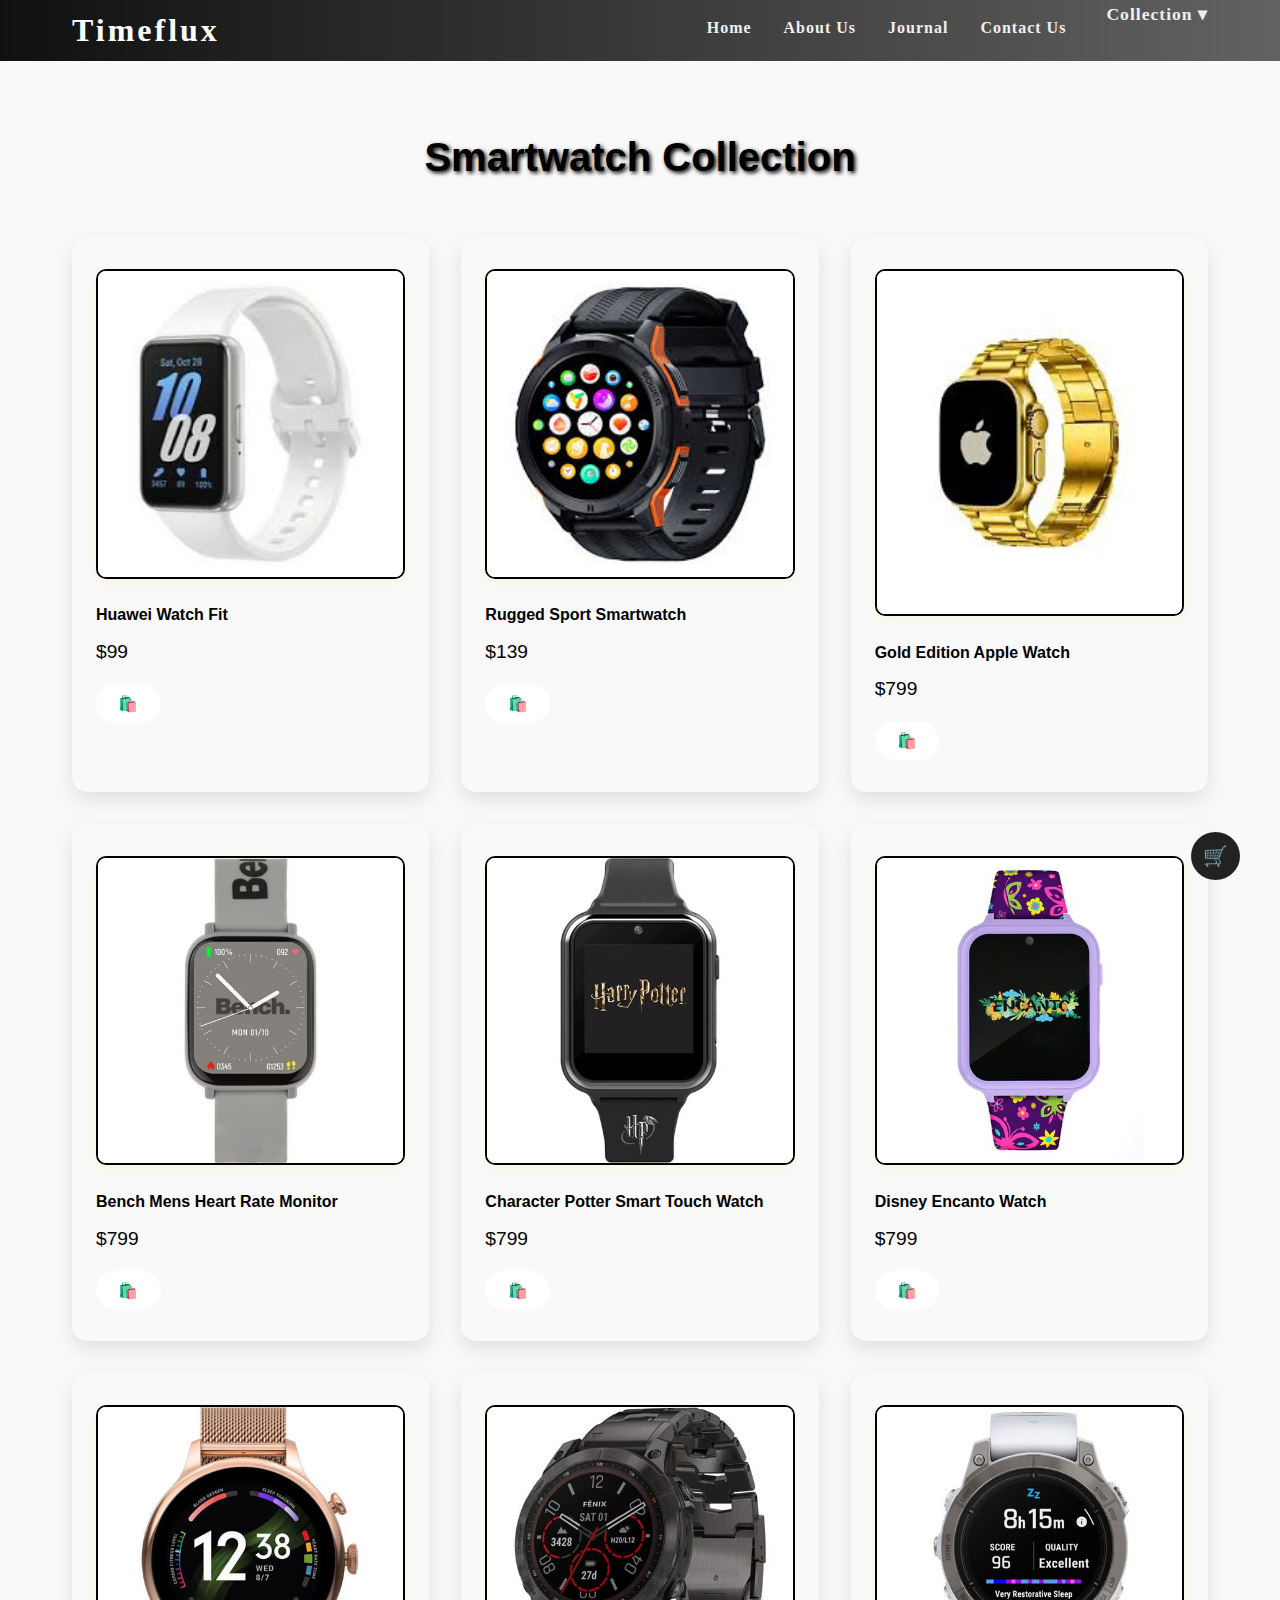
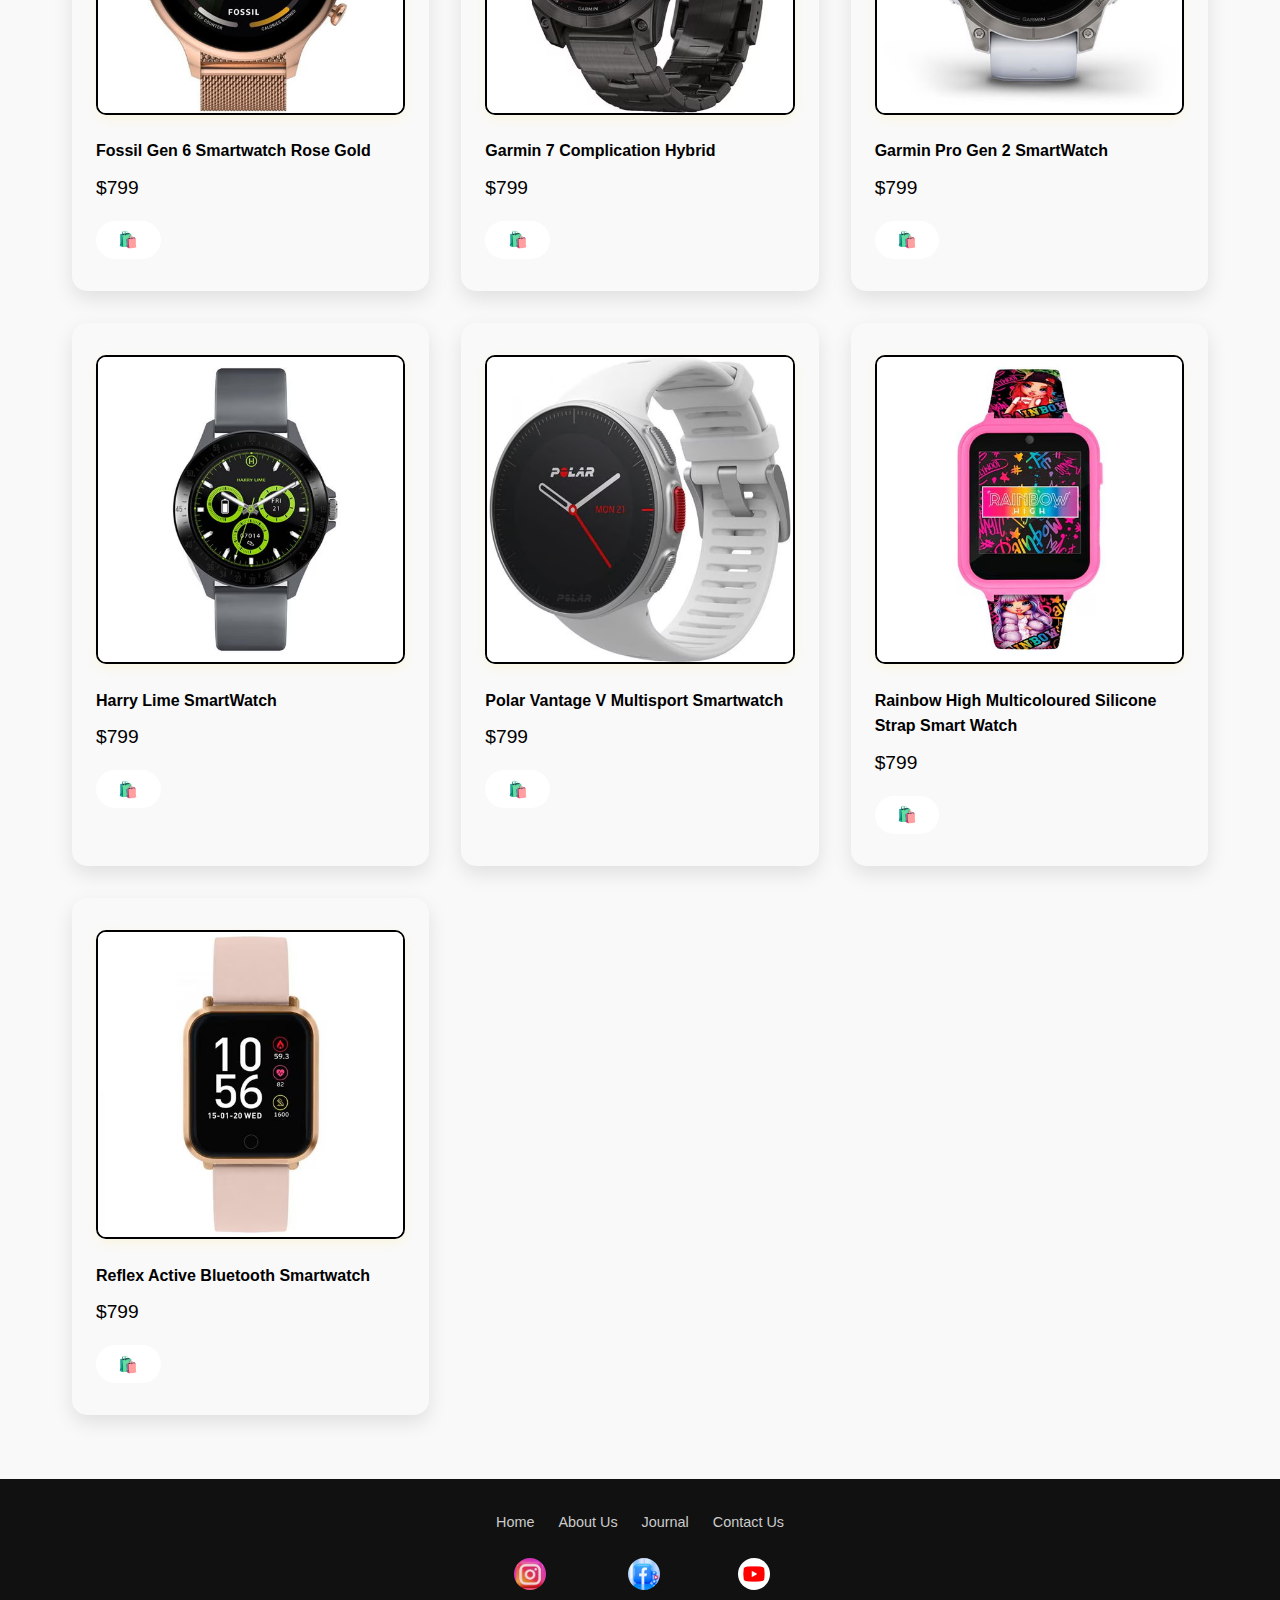
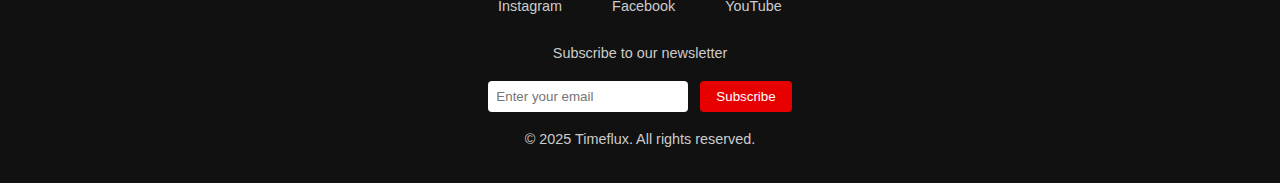
<file: smartwatches.html>
<!DOCTYPE html>
<html lang="en">

<head>
  <meta charset="UTF-8" />
  <meta name="viewport" content="width=device-width, initial-scale=1.0" />
  <title>Smartwatch Collection | Timeflux</title>
  <link rel="stylesheet" href="Style.css" />
</head>

<body>
  <header class="animate-fade">
    <div class="header-inner container">
      <h1>Timeflux</h1>
      <nav>
        <a href="index.html">Home</a>
        <a href="AboutUs.html">About Us</a>
        <a href="Journal.html">Journal</a>
        <a href="Contact.html">Contact Us</a>

        <div class="dropdown">
          <a href="#" class="dropbtn">Collection ▾</a>
          <div class="dropdown-content">
            <a href="menswatches.html">Men's Watches</a>
            <a href="womenwatches.html">Women's Watches</a>
            <a href="luxurywatches.html">Luxury Collection</a>
            <a href="smartwatches.html">SmartWatch Collection</a>
            <a href="rolex.html">Rolex Collection</a>
            <a href="Designerwatches.html">Designerwatches Collection</a>
          </div>
        </div>
      </nav>
    </div>
  </header>

  <section class="gallery-page">
    <div class="container">
      <h2>Smartwatch Collection</h2>
      <div class="gallery-grid">

        <!-- Smartwatch 1 -->
        <div class="watch-item">
          <img src="images/smartwatches/smartwatch1.jpg" alt="Huawei Watch Fit" />
          <h4>Huawei Watch Fit</h4>
          <p class="price">$99</p>
          <button class="add-to-cart" data-name="Huawei Watch Fit" data-price="99">🛍️</button>
        </div>

        <!-- Smartwatch 2 -->
        <div class="watch-item">
          <img src="images/smartwatches/smartwatch2.jpg" alt="Rugged Sport Smartwatch" />
          <h4>Rugged Sport Smartwatch</h4>
          <p class="price">$139</p>
          <button class="add-to-cart" data-name="Rugged Sport Smartwatch" data-price="139">🛍️</button>
        </div>

        <!-- Smartwatch 3 -->
        <div class="watch-item">
          <img src="images/smartwatches/smartwatch3.jpg" alt="Gold Edition Apple Watch" />
          <h4>Gold Edition Apple Watch</h4>
          <p class="price">$799</p>
          <button class="add-to-cart" data-name="Gold Edition Apple Watch" data-price="799">🛍️</button>
        </div>

        <div class="watch-item">
          <img src="images/smartwatches/Bench Mens Heart Rate Monitor.avif" alt="Bench Mens Heart Rate Monitor" />
          <h4>Bench Mens Heart Rate Monitor</h4>
          <p class="price">$799</p>
          <button class="add-to-cart" data-name="Bench Mens Heart Rate Monitor" data-price="799">🛍️</button>
        </div>

        <div class="watch-item">
          <img src="images/smartwatches/Character Potter Smart Touch Watch.avif" alt="Character Potter Smart Touch Watch" />
          <h4>Character Potter Smart Touch Watch</h4>
          <p class="price">$799</p>
          <button class="add-to-cart" data-name="Character Potter Smart Touch Watch" data-price="799">🛍️</button>
        </div>

        <div class="watch-item">
          <img src="images/smartwatches/Disney Encanto Watch.avif" alt="Disney Encanto Watch" />
          <h4>Disney Encanto Watch</h4>
          <p class="price">$799</p>
          <button class="add-to-cart" data-name="Disney Encanto Watch" data-price="799">🛍️</button>
        </div>

        <div class="watch-item">
          <img src="images/smartwatches/Fossil Gen 6 Smartwatch Rose Gold.avif" alt="Fossil Gen 6 Smartwatch Rose Gold" />
          <h4>Fossil Gen 6 Smartwatch Rose Gold</h4>
          <p class="price">$799</p>
          <button class="add-to-cart" data-name="Fossil Gen 6 Smartwatch Rose Gold" data-price="799">🛍️</button>
        </div>

        <div class="watch-item">
          <img src="images/smartwatches/Garmin 7 Complication Hybrid.avif" alt="Garmin 7 Complication Hybrid" />
          <h4>Garmin 7 Complication Hybrid</h4>
          <p class="price">$799</p>
          <button class="add-to-cart" data-name="Garmin 7 Complication Hybrid" data-price="799">🛍️</button>
        </div>

        <div class="watch-item">
          <img src="images/smartwatches/Garmin Pro Gen 2 SmartWatch.avif" alt="Garmin Pro Gen 2 SmartWatch" />
          <h4>Garmin Pro Gen 2 SmartWatch</h4>
          <p class="price">$799</p>
          <button class="add-to-cart" data-name="Garmin Pro Gen 2 SmartWatch" data-price="799">🛍️</button>
        </div>

        <div class="watch-item">
          <img src="images/smartwatches/Harry Lime Smart Watch.avif" alt="Harry Lime SmartWatch" />
          <h4>Harry Lime SmartWatch</h4>
          <p class="price">$799</p>
          <button class="add-to-cart" data-name="Harry Lime SmartWatch" data-price="799">🛍️</button>
        </div>

        <div class="watch-item">
          <img src="images/smartwatches/Polar Vantage V Multisport Smartwatch.avif" alt="Polar Vantage V Multisport Smartwatch" />
          <h4>Polar Vantage V Multisport Smartwatch</h4>
          <p class="price">$799</p>
          <button class="add-to-cart" data-name="Polar Vantage V Multisport Smartwatch" data-price="799">🛍️</button>
        </div>

        <div class="watch-item">
          <img src="images/smartwatches/Rainbow High Multicoloured Silicone Strap Smart Watch.avif" alt="Rainbow High Multicoloured Silicone Strap Smart Watch" />
          <h4>Rainbow High Multicoloured Silicone Strap Smart Watch</h4>
          <p class="price">$799</p>
          <button class="add-to-cart" data-name="Rainbow High Multicoloured Silicone Strap Smart Watch" data-price="799">🛍️</button>
        </div>

        <div class="watch-item">
          <img src="images/smartwatches/Reflex Active Bluetooth Smartwatch.avif" alt="Reflex Active Bluetooth Smartwatch" />
          <h4>Reflex Active Bluetooth Smartwatch</h4>
          <p class="price">$799</p>
          <button class="add-to-cart" data-name="Reflex Active Bluetooth Smartwatch" data-price="799">🛍️</button>
        </div>
        


      </div>
    </div>
  </section>
  <script>

    document.querySelectorAll('.add-to-cart').forEach(button => {
      button.addEventListener('click', () => {
        const name = button.getAttribute('data-name');
        const price = button.getAttribute('data-price');
        alert(`${name} has been added to your cart for $${price}`);
      });
    });
  </script>

 

<footer class="footer animate-fade">
  <div class="footer-links">
    <a href="Index.html">Home</a>
    <a href="AboutUs.html">About Us</a>
    <a href="Journal.html">Journal</a>
    <a href="Contact.html">Contact Us</a>
  </div>

  <div class="social-icons">
    <a href="https://www.instagram.com" target="_blank" class="social-link">
      <img src="images/instagram.jpg" alt="Instagram">
      <span>Instagram</span>
    </a>
    <a href="https://www.facebook.com" target="_blank" class="social-link">
      <img src="images/facebook.jpg" alt="Facebook">
      <span>Facebook</span>
    </a>
    <a href="https://www.youtube.com" target="_blank" class="social-link">
      <img src="images/youtube.png" alt="YouTube">
      <span>YouTube</span>
    </a>
  </div>
  
  <div class="newsletter">
    <p>Subscribe to our newsletter</p>
    <form>
      <input type="email" placeholder="Enter your email" />
      <button type="submit">Subscribe</button>
    </form>
  </div>

  <p style="margin-top: 1rem;">&copy; 2025 Timeflux. All rights reserved.</p>
</footer>
<div id="cart-sidebar" class="cart-sidebar">
       <div class="cart-header">
          <h3>Your Cart</h3>
          <button id="close-cart">&times;</button>
       </div>
       <div id="cart-items" class="cart-items"></div>
         <div class="cart-total">
         <strong>Total: $<span id="cart-total">0</span></strong>
      </div>
    </div>

    <!-- Cart open button -->
    <button id="open-cart" class="cart-toggle-btn">🛒</button>

  <script src="script.js"></script>
</body>

</html>
</file>
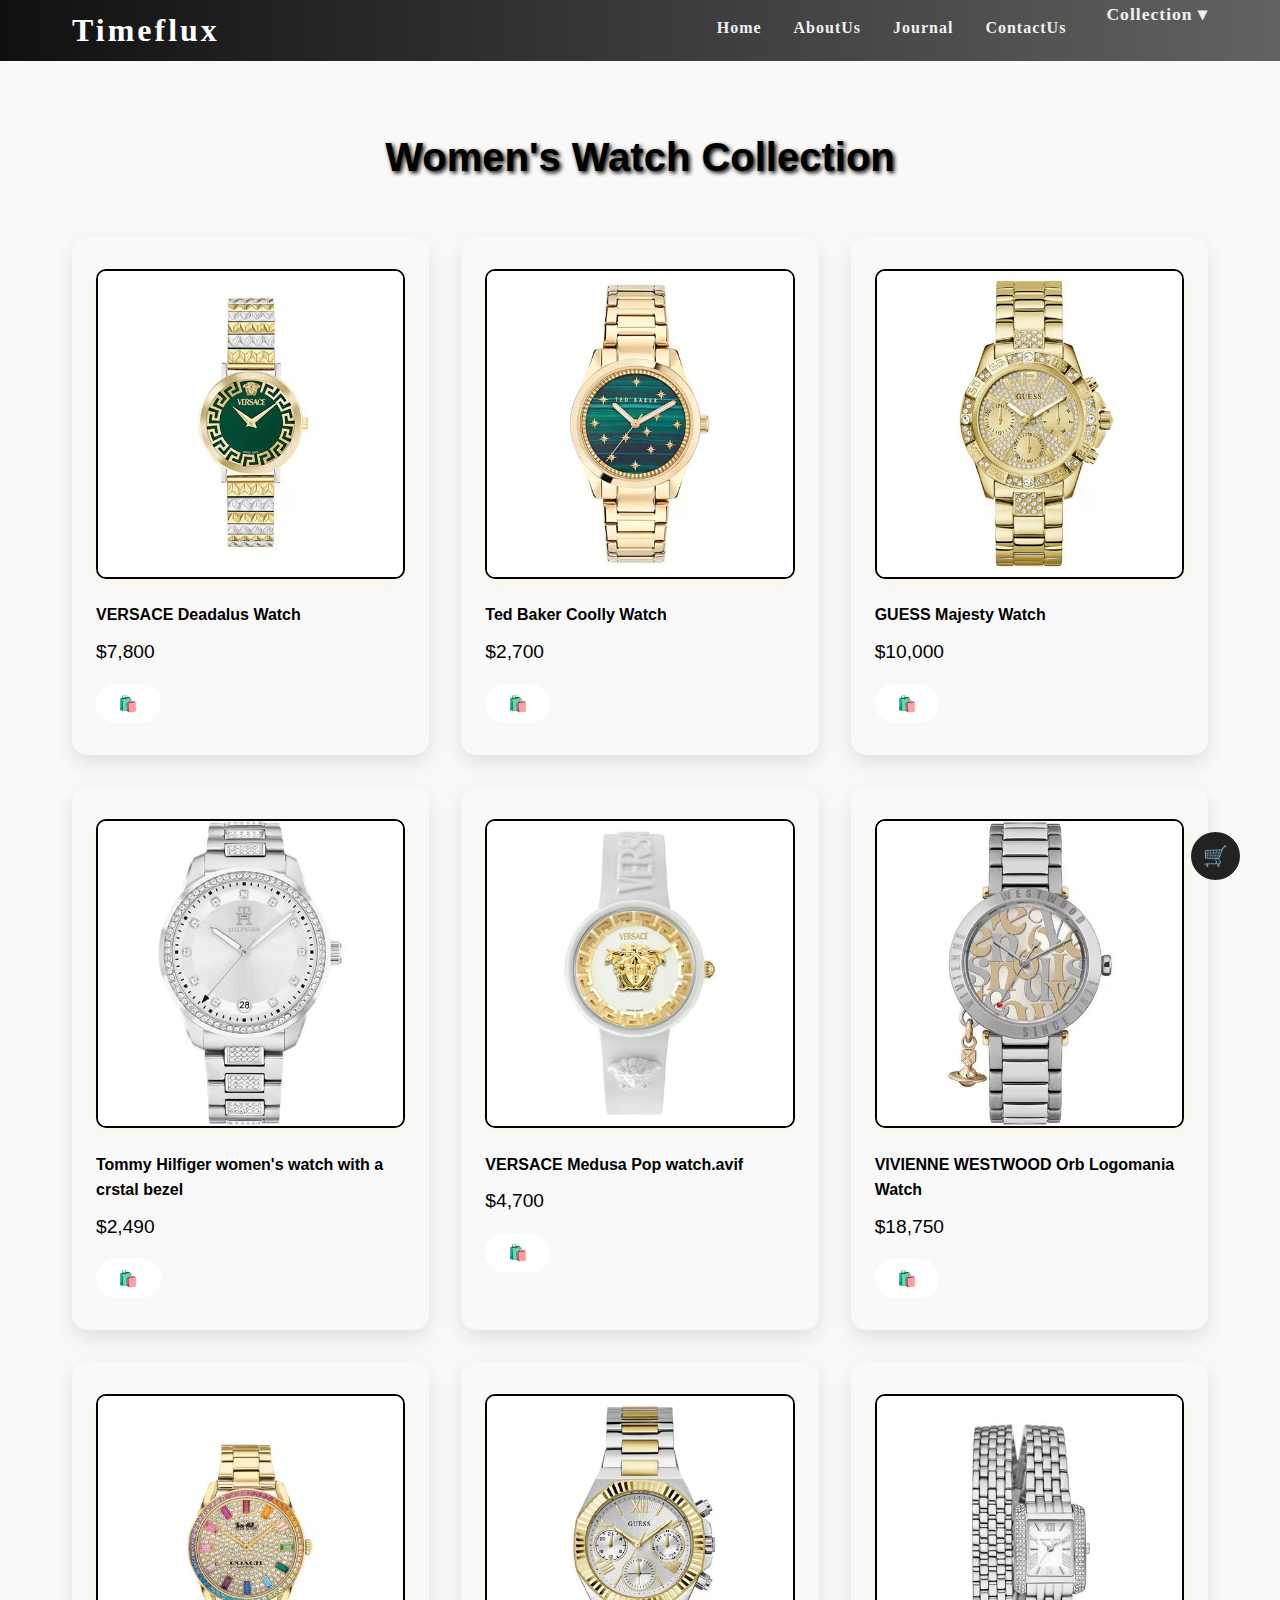
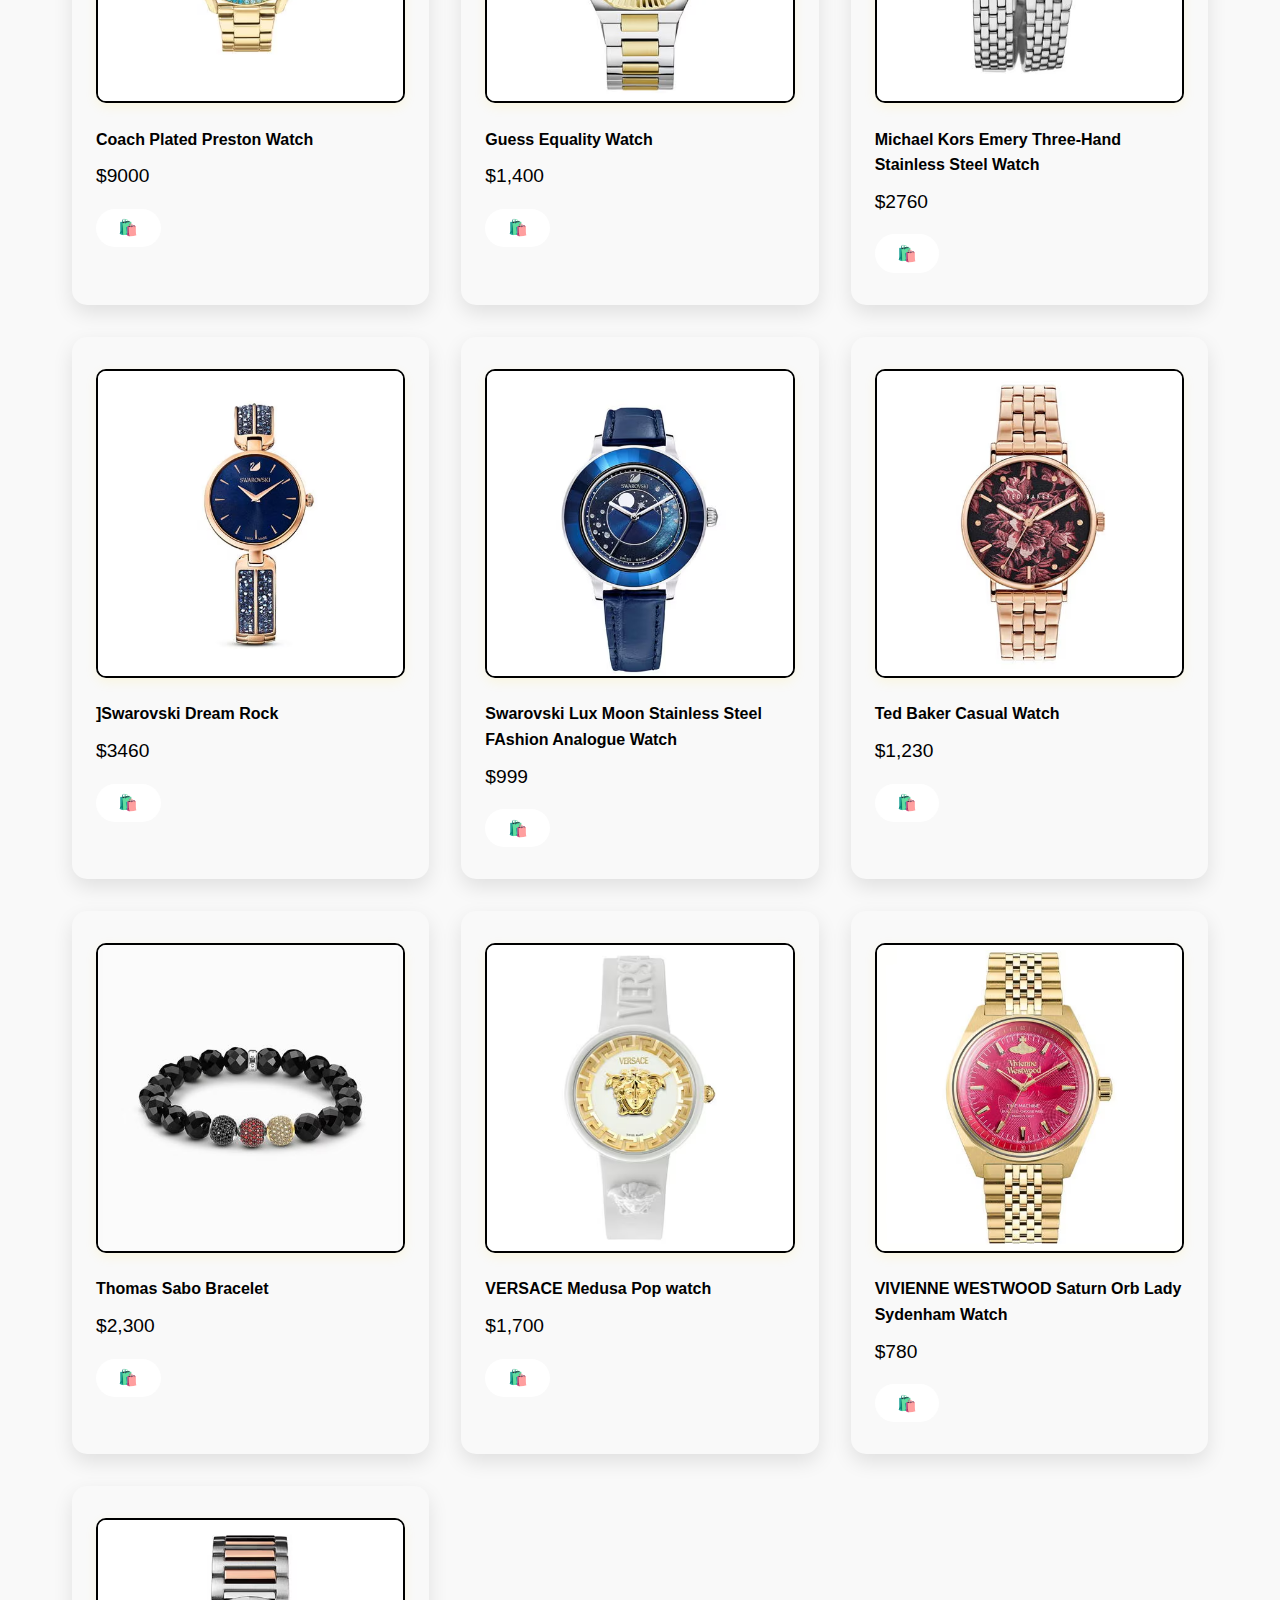
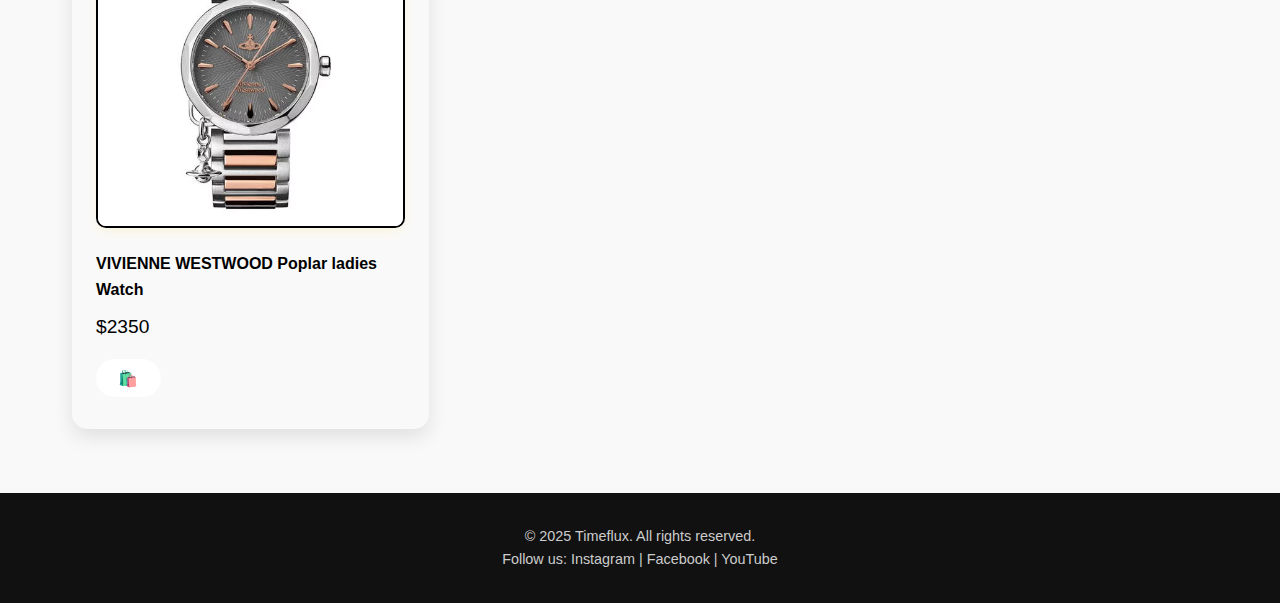
<file: womenwatches.html>
<!DOCTYPE html>
<html lang="en">

<head>
  <meta charset="UTF-8" />
  <meta name="viewport" content="width=device-width, initial-scale=1.0" />
  <title>Women's Watches | Timeflux</title>
  <link rel="stylesheet" href="Style.css" />
</head>

<body>
  <header class="animate-fade">
    <div class="header-inner container">
      <h1>Timeflux</h1>
      <nav>
        <a href="index.html">Home</a>
        <a href="AboutUs.html">AboutUs</a>
        <a href="Journal.html">Journal</a>
        <a href="Contact.html">ContactUs</a>

        <div class="dropdown">
          <a href="#" class="dropbtn">Collection ▾</a>
          <div class="dropdown-content">
            <a href="menswatches.html">Men's Watches</a>
            <a href="womenwatches.html">Women's Watches</a>
            <a href="luxurywatches.html">Luxury Collection</a>
            <a href="smartwatches.html">SmartWatch Collection</a>
            <a href="rolex.html">Rolex Collection</a>
            <a href="Designerwatches.html">Designerwatches Collection</a>
          </div>
        </div>
      </nav>
    </div>
  </header>

  <section class="gallery-page">
    <div class="container">
      <h2>Women's Watch Collection</h2>
      <div class="gallery-grid">

        <!-- Watch 1 -->
        <div class="watch-item">
          <img src="images/womenwatches/VERSACE Deadalus Watch.avif" alt="VERSACE Deadalus Watch" />
          <h4>VERSACE Deadalus Watch</h4>
          <p class="price">$7,800</p>
          <button class="add-to-cart" data-name="VERSACE Deadalus Watch" data-price="7800">🛍️</button>
        </div>

        <!-- Watch 2 -->
        <div class="watch-item">
          <img src="images/womenwatches/Ted Baker Coolly Watch.avif" alt="Ted Baker Coolly Watch" />
          <h4>Ted Baker Coolly Watch</h4>
          <p class="price">$2,700</p>
          <button class="add-to-cart" data-name="Ted Baker Coolly Watch" data-price="2700">🛍️</button>
        </div>

        <div class="watch-item">
          <img src="images/womenwatches/GUESS Majesty Watch.avif" alt="GUESS Majesty Watch" />
          <h4>GUESS Majesty Watch</h4>
          <p class="price">$10,000</p>
          <button class="add-to-cart" data-name="GUESS Majesty Watch" data-price="10000">🛍️</button>
        </div>

        <div class="watch-item">
          <img src="images/womenwatches/Tommy Hilfiger women's watch with a crstal bezel.avif" alt="Tommy Hilfiger women's watch with a crstal bezel" />
          <h4>Tommy Hilfiger women's watch with a crstal bezel</h4>
          <p class="price">$2,490</p>
          <button class="add-to-cart" data-name="Tommy Hilfiger women's watch with a crstal bezel" data-price="2490">🛍️</button>
        </div>

        <div class="watch-item">
          <img src="images/womenwatches/VERSACE Medusa Pop watch.avif" alt="VERSACE Medusa Pop watch.avif" />
          <h4>VERSACE Medusa Pop watch.avif</h4>
          <p class="price">$4,700</p>
          <button class="add-to-cart" data-name="VERSACE Medusa Pop watch.avif" data-price="4700">🛍️</button>
        </div>

        <div class="watch-item">
          <img src="images/womenwatches/VIVIENNE WESTWOOD Orb Logomania Watch.avif" alt="VIVIENNE WESTWOOD Orb Logomania Watch" />
          <h4>VIVIENNE WESTWOOD Orb Logomania Watch</h4>
          <p class="price">$18,750</p>
          <button class="add-to-cart" data-name="VIVIENNE WESTWOOD Orb Logomania Watch" data-price="18750">🛍️</button>
        </div>

        <div class="watch-item">
          <img src="images/womenwatches/Coach Plated Preston Watch.avif" alt="Coach Plated Preston Watch" />
          <h4>Coach Plated Preston Watch</h4>
          <p class="price">$9000</p>
          <button class="add-to-cart" data-name="Coach Plated Preston Watch" data-price="900">🛍️</button>
        </div>

        <div class="watch-item">
          <img src="images/womenwatches/Guess Equality Watch.avif" alt="Guess Equality Watch" />
          <h4>Guess Equality Watch</h4>
          <p class="price">$1,400</p>
          <button class="add-to-cart" data-name="Guess Equality Watch" data-price="1400">🛍️</button>
        </div>

        <div class="watch-item">
          <img src="images/womenwatches/Michael Kors Emery Three-Hand Stainless Steel Watch.avif" alt="Michael Kors Emery Three-Hand Stainless Steel Watch" />
          <h4>Michael Kors Emery Three-Hand Stainless Steel Watch</h4>
          <p class="price">$2760</p>
          <button class="add-to-cart" data-name="Michael Kors Emery Three-Hand Stainless Steel Watch" data-price="2760">🛍️</button>
        </div>

        <div class="watch-item">
          <img src="images/womenwatches/Swarovski Dream Rock.avif" alt="Swarovski Dream Rock" />
          <h4>]Swarovski Dream Rock</h4>
          <p class="price">$3460</p>
          <button class="add-to-cart" data-name="Swarovski Dream Rock" data-price="3460">🛍️</button>
        </div>

        <div class="watch-item">
          <img src="images/womenwatches/Swarovski Lux Moon Stainless Steel FAshion Analogue Watch.avif" alt="Swarovski Lux Moon Stainless Steel FAshion Analogue Watch" />
          <h4>Swarovski Lux Moon Stainless Steel FAshion Analogue Watch</h4>
          <p class="price">$999</p>
          <button class="add-to-cart" data-name="Swarovski Lux Moon Stainless Steel FAshion Analogue Watch" data-price="999">🛍️</button>
        </div>

        <div class="watch-item">
          <img src="images/womenwatches/Ted Baker Casual Watch.avif" alt="Ted Baker Casual Watch" />
          <h4>Ted Baker Casual Watch</h4>
          <p class="price">$1,230</p>
          <button class="add-to-cart" data-name="Ted Baker Casual Watch" data-price="1230">🛍️</button>
        </div>

        <div class="watch-item">
          <img src="images/womenwatches/Thomas Sabo Bracelet.avif" alt="Thomas Sabo Bracelet" />
          <h4>Thomas Sabo Bracelet</h4>
          <p class="price">$2,300</p>
          <button class="add-to-cart" data-name="Thomas Sabo Bracelet" data-price="2300">🛍️</button>
        </div>

        <div class="watch-item">
          <img src="images/womenwatches/VERSACE Medusa Pop watch.avif" alt="VERSACE Medusa Pop watch" />
          <h4>VERSACE Medusa Pop watch</h4>
          <p class="price">$1,700</p>
          <button class="add-to-cart" data-name="VERSACE Medusa Pop watch" data-price="1700">🛍️</button>
        </div>

        <div class="watch-item">
          <img src="images/womenwatches/VIVIENNE WESTWOOD Saturn Orb Lady Sydenham Watch.avif" alt="VIVIENNE WESTWOOD Saturn Orb Lady Sydenham Watch" />
          <h4>VIVIENNE WESTWOOD Saturn Orb Lady Sydenham Watch</h4>
          <p class="price">$780</p>
          <button class="add-to-cart" data-name="VIVIENNE WESTWOOD Saturn Orb Lady Sydenham Watch" data-price="780">🛍️</button>
        </div>

        <div class="watch-item">
          <img src="images/womenwatches/VIVIENNE WESTWOOD Poplar ladies Watch.avif" alt="VIVIENNE WESTWOOD Poplar ladies Watch" />
          <h4>VIVIENNE WESTWOOD Poplar ladies Watch</h4>
          <p class="price">$2350</p>
          <button class="add-to-cart" data-name="VIVIENNE WESTWOOD Poplar ladies Watch" data-price="2350">🛍️</button>
        </div>
      </div>
    </div>
  </section>
<script>

    document.querySelectorAll('.add-to-cart').forEach(button => {
      button.addEventListener('click', () => {
        const name = button.getAttribute('data-name');
        const price = button.getAttribute('data-price');
        alert(`${name} has been added to your cart for $${price}`);
      });
    });
  </script>
  <!-- Footer from index -->
  <footer class="footer animate-fade">
    <p>&copy; 2025 Timeflux. All rights reserved.</p>
    <p>Follow us: Instagram | Facebook | YouTube</p>
  </footer>
<div id="cart-sidebar" class="cart-sidebar">
       <div class="cart-header">
          <h3>Your Cart</h3>
          <button id="close-cart">&times;</button>
       </div>
       <div id="cart-items" class="cart-items"></div>
         <div class="cart-total">
         <strong>Total: $<span id="cart-total">0</span></strong>
      </div>
    </div>

    <!-- Cart open button -->
    <button id="open-cart" class="cart-toggle-btn">🛒</button>

  <script src="script.js"></script>
  
</body>

</html>
</file>
<file: Style.css>
/* === Reset & Base === */
* {
  margin: 0;
  padding: 0;
  box-sizing: border-box;
}

body {
  font-family: 'Segoe UI', sans-serif;
  background-color: #f9f9f9;
  color: #1a1a1a;
  line-height: 1.6;
}

/* === Header === */
header {
  background: linear-gradient(to right, #101010, #636262);
  color: #f0f0f0;
  padding: 10px 0;
  font-family: 'Georgia', serif;
  position: relative; /* Establishes stacking context */
  z-index: 1002; /* Higher than hero section */
}

.animate-fade {
  padding: 0rem;
}

.header-inner {
  display: flex;
  justify-content: space-between;
  align-items: center;
  padding: 0 20px;
  max-width: 1200px;
  margin: 0 auto;
}

header h1 {
  font-size: 2rem;
  font-weight: 700;
  letter-spacing: 3px;
  color: white;
}

nav {
  display: flex;
  gap: 1rem;
  flex-wrap: wrap;
  align-items: center; /* Ensure vertical alignment */
}

nav a {
  color: #f0f0f0;
  font-weight: bold;
  text-decoration: none;
  padding: 0.5rem;
  position: relative;
  letter-spacing: 1px;
  transition: color 0.3s ease;
}

nav a::after {
  content: '';
  display: block;
  width: 0%;
  height: 1px;
  background: whitesmoke;
  transition: 0.4s ease;
  margin: 4px auto 0;
}

nav a:hover::after {
  width: 100%;
}

/* Dropdown Styles */
.dropdown {
  position: relative;
  display: inline-block;
  z-index: 1000; /* Ensure dropdown is above hero */
}

.dropbtn {
  color: #ecf0f1;
  padding: 8px 16px;
  font-size: 1.1rem;
  text-decoration: none;
  transition: color 0.3s ease;
}

.dropbtn:hover {
  color: #e67e22;
}

.dropdown-content {
  display: none;
  position: absolute;
  top: 100%; /* Position below the button */
  left: 0;
  background-color: #fff;
  min-width: 180px;
  box-shadow: 0 8px 16px rgba(0, 0, 0, 0.1);
  z-index: 1001; /* Above hero elements */
  border-radius: 4px; /* Polished look */
}

.dropdown-content a {
  color: #34495e;
  padding: 10px 15px;
  text-decoration: none;
  display: block;
  font-size: 1rem;
}

.dropdown-content a:hover {
  background-color: #f4f4f4;
  color: #e67e22;
}

.dropdown:hover .dropdown-content {
  display: block;
}

/* === Hero Section === */
.hero {
  position: relative;
  width: 100%;
  height: 100vh;
  overflow: hidden;
  display: flex;
  align-items: center;
  padding-left: 5rem;
  z-index: 1; /* Below header and dropdown */
}

.slide {
  position: absolute;
  top: 0;
  left: 0;
  width: 100%;
  height: 100%;
  background-size: cover;
  background-position: center;
  background-repeat: no-repeat;
  opacity: 0;
  transition: opacity 2s ease-in-out;
  z-index: 1; /* Below hero-content */
}

.slide1 {
  background-image: url('images/wallpaperflare.com_wallpaper(1).jpg');
}

.slide2 {
  background-image: url('images/wallpaperflare.com_wallpaper (2).jpg');
}

.slide3 {
  background-image: url('images/background4.jpg');
}

.slide4 {
  background-image: url('images/wallpaperflare.com_wallpaper.jpg');
}

.slide5 {
  background-image: url('images/background1.jpg');
}

.slide.active {
  opacity: 1;
}

.hero-content {
  position: relative;
  z-index: 2; /* Above slides but below header */
  background: rgba(0, 0, 0, 0.5);
  padding: 2rem 3rem;
  border-radius: 20px;
  text-align: left;
  max-width: 700px;
}

.hero-content h2 {
  font-size: 3rem;
  margin-bottom: 1rem;
  color: white;
}

.hero-content p {
  font-size: 1.5rem;
  color: white;
  margin-bottom: 2rem;
}

.button {
  background-color: gray;
  color: white;
  padding: 0.75rem 2rem;
  text-decoration: none;
  font-weight: bold;
  border-radius: 30px;
  font-size: 1rem;
  display: inline-block;
}

/* === Trust Section === */
.trust-section {
  display: flex;
  justify-content: space-between;
  gap: 2rem;
  margin: 4rem auto;
  max-width: 1200px;
  padding: 2rem;
  flex-wrap: wrap;
}

.trust-container {
  background-color: #f9f9f9;
  border-radius: 10px;
  padding: 2.5rem 2rem;
  flex: 1 1 280px;
  text-align: center;
  box-shadow: 0 10px 30px rgba(0, 0, 0, 0.1);
  transition: transform 0.3s ease, box-shadow 0.3s ease;
  border: 1px solid #e0e0e0;
  overflow: hidden;
}

.trust-header {
  font-size: 2rem;
  font-weight: 700;
  color: #333;
  margin-bottom: 1rem;
}

.trust-container p {
  font-size: 1.1rem;
  color: #666;
  line-height: 1.5;
  margin-bottom: 0;
}

.trust-container:hover {
  transform: translateY(-8px);
  box-shadow: 0 15px 30px rgba(255, 215, 0, 0.15);
}

@media (max-width: 768px) {
  .trust-section {
    flex-direction: column;
    gap: 1.5rem;
  }

  .trust-container {
    flex: 1 1 100%;
    max-width: 90%;
  }
}

/* === Categories === */
.category-section h3 {
  text-align: center;
  font-size: 2.5rem;
  margin-bottom: 2rem;
  color: #333;
}

.categories {
  display: flex;
  flex-wrap: wrap;
  gap: 1.5rem;
  justify-content: center;
  margin-top: 2rem;
  font-family: Georgia, 'Times New Roman', Times, serif;
}

.category {
  font-size: larger;
  background-color: #fff;
  border-radius: 15px;
  overflow: hidden;
  text-decoration: none;
  color: black;
  transition: transform 0.3s ease, box-shadow 0.3s ease;
  display: flex;
  flex-direction: column;
  align-items: center;
  padding-bottom: 1.5rem;
  transform-style: preserve-3d;
  will-change: transform;
  width: 320px;
}

.category:hover {
  transform: perspective(1000px) rotateX(4deg) rotateY(4deg) scale(1.02);
  box-shadow: 0 12px 24px rgba(255, 215, 0, 0.15);
}

.category img {
  width: 100%;
  height: 180px;
  object-fit: cover;
  border-bottom: 1px solid #333;
}

.category h4 {
  font-size: 1.2rem;
  margin-top: 1rem;
  font-weight: 500;
  color: black;
}

/* === Testimonials === */
.testimonials {
  background-color: #f9f9f9;
  padding: 4rem 2rem;
  text-align: center;
}

.section-header {
  font-size: 2.5rem;
  font-weight: 700;
  color: #333;
  margin-bottom: 3rem;
}

.testimonial-grid {
  display: grid;
  grid-template-columns: repeat(auto-fit, minmax(280px, 1fr));
  gap: 2rem;
}

.testimonial-item {
  background-color: #fff;
  border-radius: 10px;
  padding: 2rem;
  box-shadow: 0 6px 20px rgba(0, 0, 0, 0.1);
  transition: transform 0.3s ease, box-shadow 0.3s ease;
  text-align: center;
}

.testimonial-item:hover {
  transform: translateY(-5px);
  box-shadow: 0 10px 30px rgba(0, 0, 0, 0.1);
}

.testimonial-text {
  font-size: 1.2rem;
  color: #555;
  font-style: italic;
  margin-bottom: 1rem;
}

.testimonial-author {
  font-size: 1.1rem;
  font-weight: bold;
  color: #333;
}

@media (max-width: 768px) {
  .testimonial-grid {
    grid-template-columns: 1fr;
  }

  .testimonial-item {
    padding: 1.5rem;
  }
}

/* === Footer === */
.footer {
  background-color: #111;
  color: #ccc;
  padding: 2rem;
  text-align: center;
  font-size: 0.9rem;
}

.footer a {
  color: #ccc;
  text-decoration: none;
  margin: 0 10px;
}

.footer a:hover {
  color: #fff;
}

.footer-links {
  margin-bottom: 1rem;
}

.social-icons {
  display: flex;
  justify-content: center;
  gap: 30px;
  margin: 1.5rem 0;
}

.social-link {
  display: flex;
  flex-direction: column;
  align-items: center;
  text-decoration: none;
  color: #ccc;
  transition: transform 0.2s ease;
}

.social-link img {
  width: 32px;
  height: 32px;
  border-radius: 50%;
  object-fit: cover;
  margin-bottom: 0.3rem;
}

.social-link span {
  font-size: 0.9rem;
}

.social-link:hover {
  transform: scale(1.1);
  color: #fff;
}

.newsletter form {
  margin-top: 1rem;
}

.newsletter input[type="email"] {
  padding: 0.5rem;
  width: 200px;
  border: none;
  border-radius: 4px;
}

.newsletter button {
  padding: 0.5rem 1rem;
  background-color: #e60000;
  color: #fff;
  border: none;
  border-radius: 4px;
  margin-left: 0.5rem;
  cursor: pointer;
}

/* === Container (Reusable) === */
.container {
  max-width: 1200px;
  margin: 0 auto;
  padding: 0 2rem;
  width: 100%;
}

/* === Animations === */
@keyframes fadeInUp {
  from {
    opacity: 0;
    transform: translateY(30px);
  }
  to {
    opacity: 1;
    transform: translateY(0);
  }
}

@keyframes fadeIn {
  from {
    opacity: 0;
  }
  to {
    opacity: 1;
  }
}

.animate-fade {
  animation: fadeIn 1.2s ease forwards;
}

.animate-fadeUp {
  animation: fadeInUp 1s ease forwards;
}

/* === Gallery Page === */
.gallery-page {
  padding: 4rem 2rem;
  background-color: #f9f9f9;
}

.gallery-page h2 {
  text-align: center;
  color: black;
  font-size: 2.5rem;
  margin-bottom: 3rem;
  text-shadow: 2px 2px 4px black;
}

.gallery-grid {
  display: grid;
  grid-template-columns: repeat(auto-fit, minmax(280px, 1fr));
  gap: 2rem;
}

/* === Watch Card === */
.watch-item {
  background-color: #f9f9f9;
  border-radius: 15px;
  padding: 2rem 1.5rem;
  box-shadow: 0 8px 20px rgba(0, 0, 0, 0.1);
  transition: transform 0.3s ease, box-shadow 0.3s ease;
}

.watch-item:hover {
  transform: translateY(-5px);
  box-shadow: 0 8px 20px rgba(255, 215, 0, 0.1);
}

.watch-item img {
  width: 100%;
  border-radius: 10px;
  border: 2px solid black;
  box-shadow: 0 4px 12px rgba(255, 215, 0, 0.1);
  margin-bottom: 1rem;
}

.watch-item h4 {
  font-size: 1rem;
  color: black;
  margin-bottom: 0.5rem;
}

.watch-item .price {
  color: black;
  font-size: 1.2rem;
  margin-bottom: 1rem;
}

.watch-item p {
  font-size: 0.95rem;
  color: black;
  margin-bottom: 1.2rem;
}

.watch-item .add-to-cart {
  background-color: #fff;
  color: black;
  padding: 0.6rem 1.4rem;
  border: none;
  border-radius: 30px;
  font-weight: bold;
  cursor: pointer;
  transition: background-color 0.3s ease, box-shadow 0.3s ease;
  font-size: 1rem;
}

.watch-item .add-to-cart:hover {
  background-color: #311bf4;
  box-shadow: 0 4px 12px rgba(255, 215, 0, 0.3);
  color: white;
}

/* === Journal Page === */
.journal-page {
  padding: 50px 0;
}

.journal-page h2 {
  text-align: center;
  font-size: 2.5rem;
  margin-bottom: 20px;
}

.journal-page .intro {
  text-align: center;
  font-size: 1.6rem;
  color: black;
  margin-bottom: 40px;
}

.journal-articles {
  display: flex;
  flex-direction: column;
  gap: 30px;
  max-width: 900px;
  margin: 0 auto;
}

.journal-container {
  padding: 30px;
  border-radius: 20px;
  box-shadow: 0 4px 10px rgba(0, 0, 0, 0.2);
  transition: transform 0.2s ease, box-shadow 0.2s ease;
}

.journal-container:hover {
  transform: translateY(-4px);
  box-shadow: 0 6px 18px rgba(255, 215, 0, 0.08);
}

.journal-container h3 {
  font-size: 1.7rem;
  color: black;
  margin-bottom: 10px;
}

.journal-container p {
  font-size: 1rem;
  color: black;
  line-height: 1.6;
}

.journal-container img {
  width: 100%;
  height: auto;
  border-radius: 8px;
  margin-bottom: 1rem;
}

.journal-layout {
  display: flex;
  flex-direction: row;
  gap: 2rem;
  flex-wrap: wrap;
}

.journal-articles {
  flex: 3;
}

.journal-sidebar {
  flex: 1;
  background: #f9f9f9;
  padding: 1rem;
  border-radius: 10px;
  box-shadow: 0 0 10px rgba(0, 0, 0, 0.05);
}

.journal-sidebar img {
  width: 100%;
  border-radius: 8px;
  margin-bottom: 0.5rem;
}

.btn {
  display: inline-block;
  margin-top: 0.5rem;
  background-color: #111;
  color: white;
  padding: 0.6rem 1.2rem;
  text-decoration: none;
  border-radius: 4px;
  transition: background 0.3s ease;
}

.btn:hover {
  background-color: #333;
}

.badge {
  position: absolute;
  background-color: #e60000;
  color: #fff;
  font-size: 0.75rem;
  font-weight: bold;
  padding: 4px 8px;
  border-radius: 4px;
  top: 10px;
  left: 10px;
  z-index: 1;
}

.sidebar-item {
  position: relative;
  margin-bottom: 2rem;
  overflow: hidden;
}

/* === About Us Page === */
.about-hero {
  background-color: #f8f8f8;
}

.hero-AboutUs {
  position: relative;
  background: url('images/hero.jpg') no-repeat center center/cover;
  min-height: 60vh;
  display: flex;
  flex-direction: column;
  justify-content: center;
  align-items: center;
  text-align: center;
  padding: 40px 20px;
  margin-bottom: 50px;
  overflow: hidden;
}

.hero-AboutUs::before {
  content: '';
  position: absolute;
  inset: 0;
  background: rgba(0, 0, 0, 0.6);
  z-index: 1;
}

.hero-AboutUs h2,
.hero-AboutUs p {
  position: relative;
  z-index: 2;
}

.hero-AboutUs h2 {
  font-size: 3rem;
  color: whitesmoke;
  margin-bottom: 10px;
}

.hero-AboutUs p {
  font-size: 1.2rem;
  color: #ddd;
}

/* === Contact Page === */
.contact-hero {
  background: white;
  padding: 50px 0;
  color: black;
  text-align: center;
}

.contact-hero h2 {
  font-size: 2.5rem;
  margin-bottom: 15px;
}

.contact-hero p {
  font-size: 1.5rem;
}

.contact-section {
  background-color: white;
  padding: 40px 0;
  box-shadow: 0 4px 8px rgba(0, 0, 0, 0.1);
}

.contact-form {
  margin-bottom: 40px;
}

.contact-form label {
  font-size: 1rem;
  margin-bottom: 5px;
  display: block;
}

.contact-form input,
.contact-form textarea {
  width: 100%;
  padding: 10px;
  margin-bottom: 15px;
  border: 1px solid #ccc;
  border-radius: 5px;
}

.contact-form button {
  padding: 12px 20px;
  background-color: #e67e22;
  color: white;
  border: none;
  border-radius: 5px;
  cursor: pointer;
}

.contact-form button:hover {
  background-color: #d35400;
}

.contact-info {
  background-color: #f9f9f9;
  padding: 20px;
  border-radius: 8px;
}

.contact-info p {
  font-size: 1.1rem;
}

.contact-info strong {
  color: #34495e;
}

.response-note {
  background-color: #ecf0f1;
  padding: 20px 0;
  text-align: center;
  font-size: 1.2rem;
  margin-top: 40px;
}

/* === About Us Sections === */
.about-hero h2,
.mission-values h3,
.team-section h3,
.why-choose-us h3 {
  font-size: 2rem;
  margin-bottom: 1rem;
  color: #222;
}

.container p {
  line-height: 1.7;
  margin-bottom: 1.5rem;
  color: #444;
  font-size: 1rem;
}

.mission-values ul {
  padding-left: 1.5rem;
  margin-top: 1rem;
}

.mission-values li {
  margin-bottom: 1rem;
  line-height: 1.6;
  color: #555;
}

.mission-values {
  background-color: #fff;
}

.team-section {
  background-color: #f8f8f8;
}

.why-choose-us {
  background-color: #fff;
}

/* === Responsive Design === */
@media (max-width: 768px) {
  nav {
    flex-direction: column;
    align-items: flex-start;
    gap: 0.5rem;
  }

  .dropdown-content {
    position: absolute;
    top: 100%;
    left: 0;
    width: 100%; /* Full width for better mobile UX */
    min-width: 150px;
  }

  .categories,
  .products {
    flex-direction: column;
    align-items: center;
  }

  .hero {
    padding-left: 2rem;
  }

  .hero h2 {
    font-size: 2rem;
  }

  .header-inner {
    flex-direction: column;
    align-items: flex-start;
    gap: 1rem;
  }

  .about-hero h2,
  .mission-values h3,
  .team-section h3,
  .why-choose-us h3 {
    font-size: 1.5rem;
  }

  .container {
    padding: 1.5rem 1rem;
  }
}
/*Responsive Website*/
@media (max-width: 1024px) {
  .header-inner, .hero-content, .trust-section, .gallery-page, .journal-layout, .testimonial-grid {
    padding: 1rem;
  }

  .hero-content {
    padding: 1.5rem;
    text-align: center;
  }

  .hero-content h2 {
    font-size: 2.2rem;
  }

  .hero-content p {
    font-size: 1.2rem;
  }

  .button {
    padding: 0.6rem 1.5rem;
    font-size: 0.95rem;
  }
}
@media (max-width: 768px) {
  .header-inner {
    flex-direction: column;
    gap: 10px;
  }

  nav {
    flex-direction: column;
    align-items: flex-start;
    width: 100%;
  }

  nav a {
    padding: 0.5rem 1rem;
    display: block;
    width: 100%;
  }

  .dropbtn {
    width: 100%;
    text-align: left;
  }

  .dropdown-content {
    position: static;
    box-shadow: none;
    border: 1px solid #ddd;
    width: 100%;
  }
}
@media (max-width: 480px) {
  .hero {
    padding-left: 1rem;
    justify-content: center;
    text-align: center;
  }

  .hero-content {
    padding: 1rem;
    max-width: 90%;
  }

  .hero-content h2 {
    font-size: 1.8rem;
  }

  .hero-content p {
    font-size: 1rem;
  }
}
@media (max-width: 768px) {
  .category {
    width: 100%;
    max-width: 90%;
  }

  .watch-item {
    padding: 1rem;
  }
}
@media (max-width: 600px) {
  .footer-links {
    display: flex;
    flex-direction: column;
    align-items: center;
    gap: 0.5rem;
  }

  .social-icons {
    flex-direction: column;
    gap: 1rem;
  }

  .newsletter input[type="email"] {
    width: 100%;
    margin-bottom: 0.5rem;
  }

  .newsletter button {
    width: 100%;
    margin-left: 0;
  }
}
.cart-sidebar {
  position: fixed;
  top: 0;
  right: -400px;
  width: 320px;
  height: 100%;
  background-color: #fff;
  box-shadow: -3px 0 8px rgba(0,0,0,0.2);
  padding: 1rem;
  transition: right 0.3s ease;
  z-index: 9999;
  display: flex;
  flex-direction: column;
}

.cart-sidebar.open {
  right: 0;
}

.cart-header {
  display: flex;
  justify-content: space-between;
  align-items: center;
  margin-bottom: 1rem;
}

.cart-items {
  flex-grow: 1;
  overflow-y: auto;
}

.cart-item {
  display: flex;
  justify-content: space-between;
  border-bottom: 1px solid #ddd;
  padding: 8px 0;
}

.cart-toggle-btn {
  position: fixed;
  bottom: 20px;
  right: 40px;
  background-color: #222;
  color: #fff;
  padding: 12px;
  border: none;
  border-radius: 50%;
  font-size: 20px;
  cursor: pointer;
  z-index: 10000;
}

#close-cart {
  background: none;
  border: none;
  font-size: 24px;
  cursor: pointer;
}

.cart-total {
  font-weight: bold;
  text-align: left;
  margin-top: 1rem;
}
</file>
